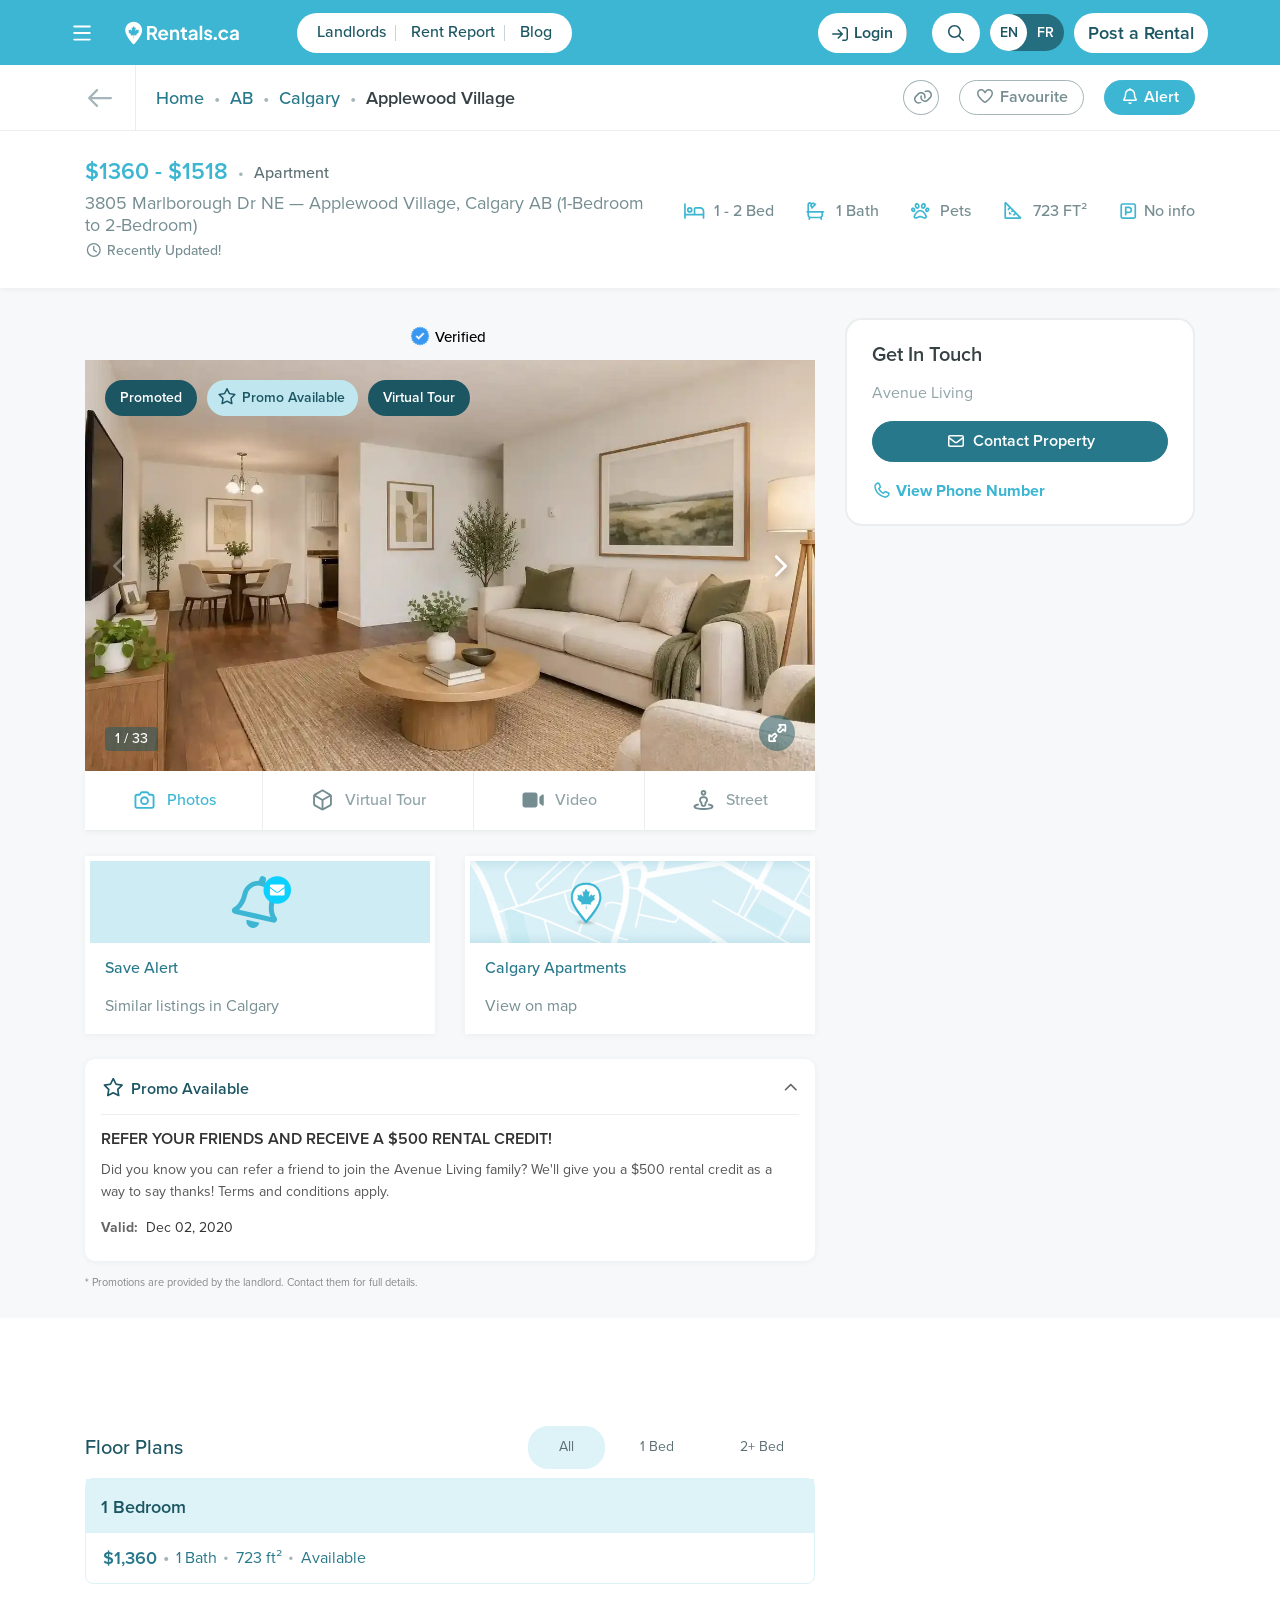
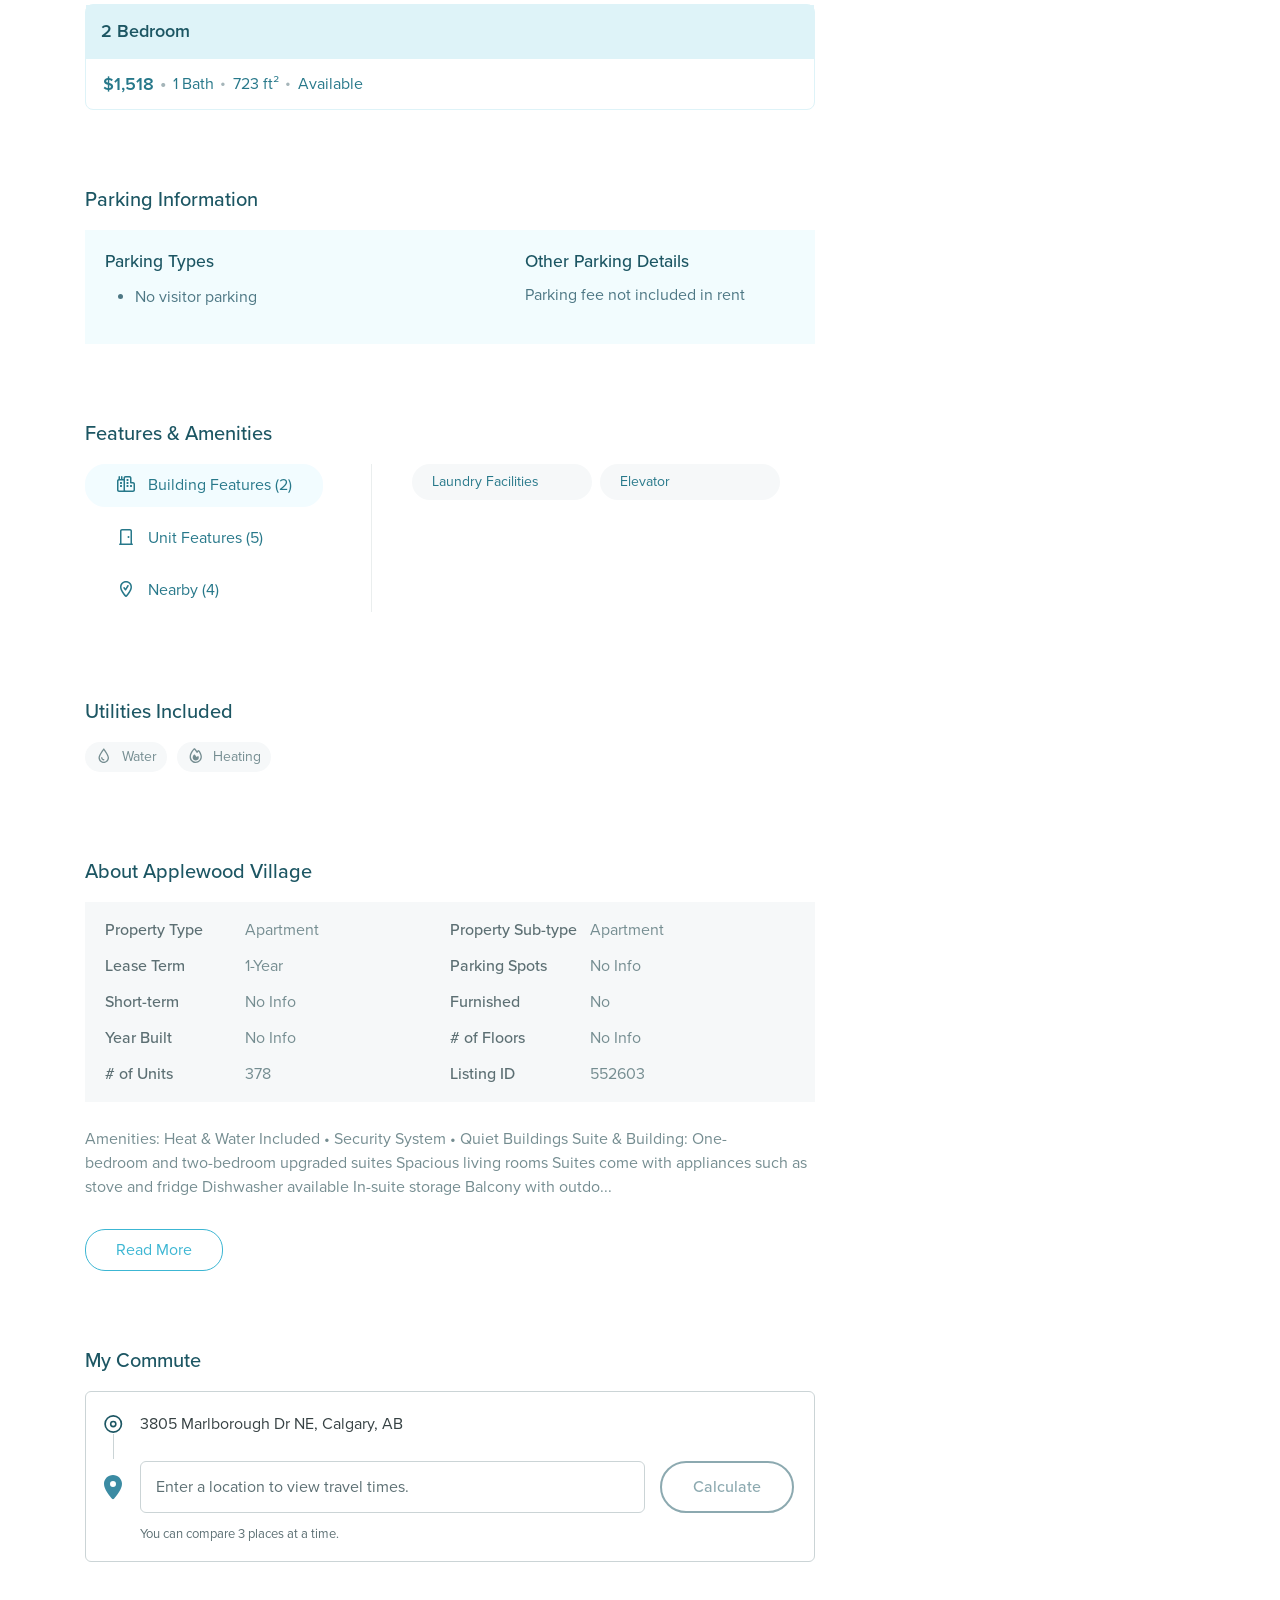
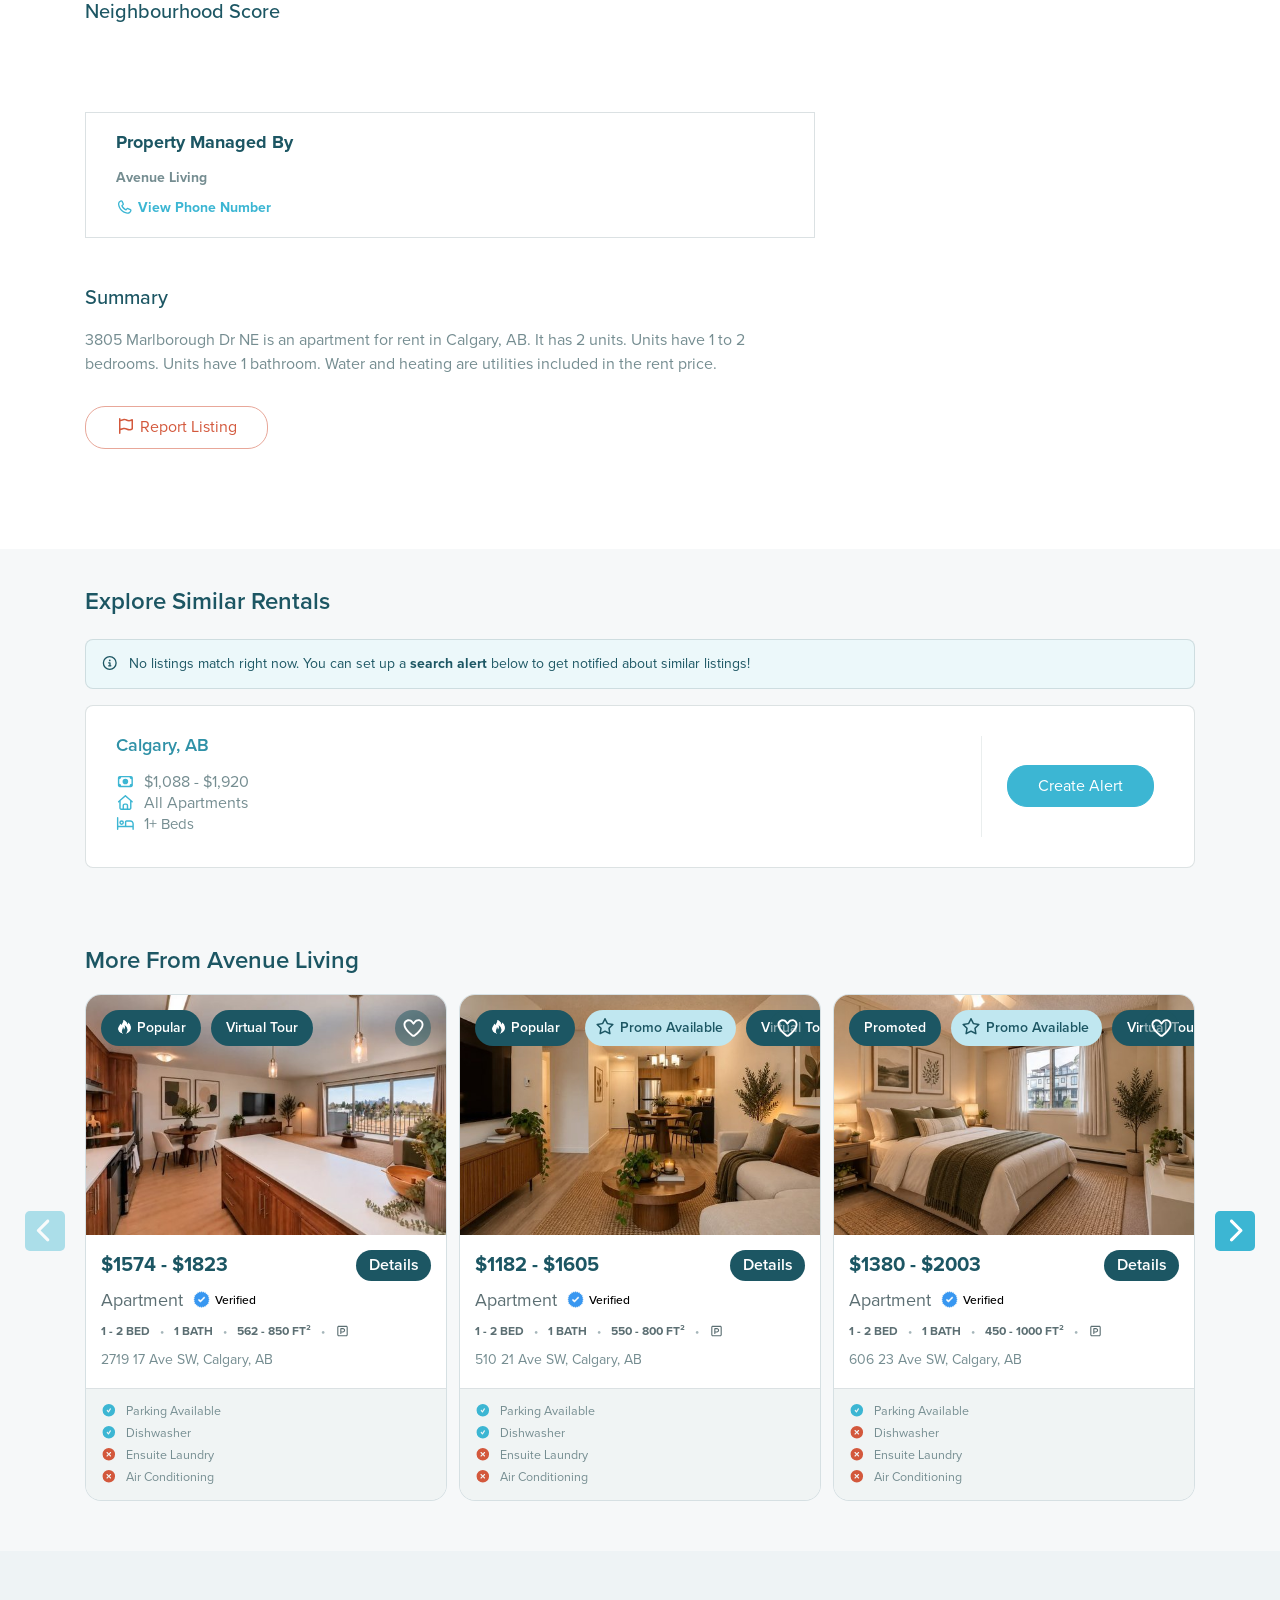
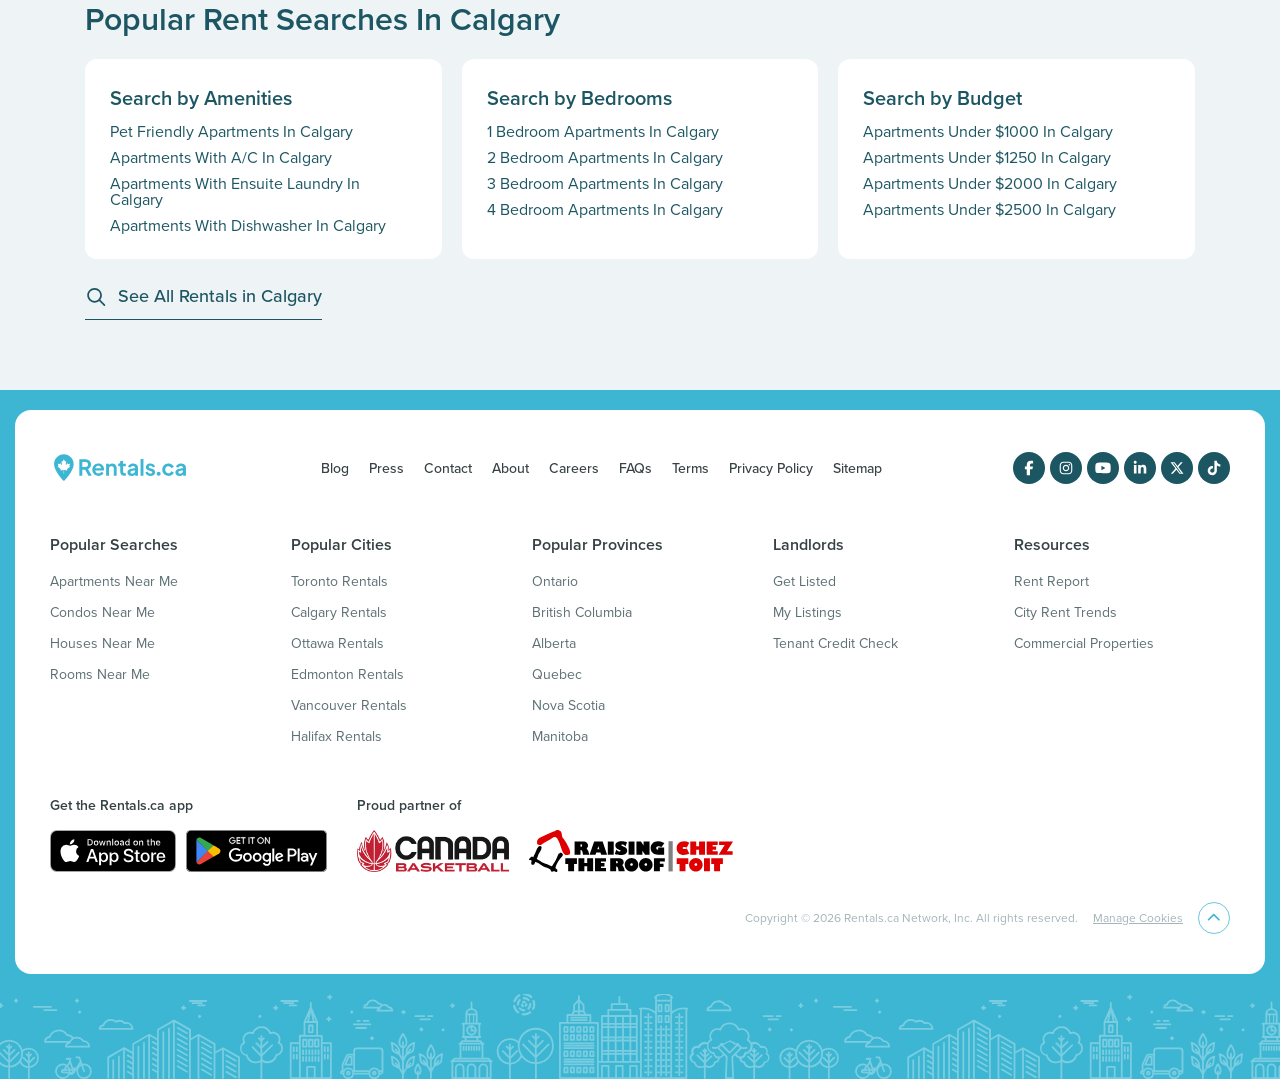
<file: index.html>
<!DOCTYPE html>
<html lang="en" class="js">
<head>
<meta charset="utf-8">
<meta name="viewport" content="width=device-width, initial-scale=1, shrink-to-fit=no">
<title>Applewood Village - 3805 Marlborough Dr NE, Calgary, AB</title>
<meta name="description" content="3805 Marlborough Dr NE is an apartment for rent in Calgary, AB. It is a 1-2 bedroom apartment in the Applewood Village building.">
<link rel="icon" type="image/png" href="assets/img/favicon-32x32.png">
<link rel="stylesheet" href="css/fontawesome.css">
<link rel="stylesheet" href="css/styles.css">
<link rel="stylesheet" href="css/replica.css">
</head>
<body>
<div id="app">
<nav class="navbar-main" data-v-88bad74e=""> <div class="navbar-main__container d-flex justify-content-between" data-v-88bad74e=""><div class="navbar-main__left" data-v-88bad74e=""><button aria-label="trigger navigation side bar" class="navbar-main__toggler btn-material btn-material--primary" data-v-88bad74e=""><svg aria-hidden="true" class="svg-inline--fa fa-bars" data-icon="bars" data-prefix="far" data-v-88bad74e="" role="img" viewbox="0 0 448 512"><path d="M0 88C0 74.7 10.7 64 24 64l400 0c13.3 0 24 10.7 24 24s-10.7 24-24 24L24 112C10.7 112 0 101.3 0 88zM0 256c0-13.3 10.7-24 24-24l400 0c13.3 0 24 10.7 24 24s-10.7 24-24 24L24 280c-13.3 0-24-10.7-24-24zM448 424c0 13.3-10.7 24-24 24L24 448c-13.3 0-24-10.7-24-24s10.7-24 24-24l400 0c13.3 0 24 10.7 24 24z" fill="currentColor"></path></svg></button> <a aria-disabled="false" class="main-logo main-logo--light" data-v-88bad74e="" href="/"><img alt="Rentals.ca" data-v-88bad74e="" height="30" src="assets/img/primary-rentalsca-white.svg" width="140"/></a> <div class="navbar-main__text-items" data-v-88bad74e=""><a class="navbar-main__text-item navbar-main__text-item--landlords d-none d-md-inline" data-v-88bad74e="" href="/landlords">Landlords</a> <a class="navbar-main__text-item navbar-main__text-item--report d-none d-md-inline" data-v-88bad74e="" href="/national-rent-report">Rent Report</a> <a class="navbar-main__text-item navbar-main__text-item--blog d-none d-md-inline" data-v-88bad74e="" href="/blog">Blog</a></div></div> <div class="navbar-main__right" data-v-88bad74e=""><a class="navbar-main__text-item navbar-main__text-item--login d-none d-lg-inline-flex" data-v-88bad74e="" href="/login?redirect-after-login=%2Fcalgary%2F3805-marlborough-dr-ne"><svg class="login-icon" data-v-88bad74e="" viewbox="0 0 512 512" xmlns="http://www.w3.org/2000/svg"><path d="M217 401L345 273c9.4-9.4 9.4-24.6 0-33.9L217 111c-9.4-9.4-24.6-9.4-33.9 0s-9.4 24.6 0 33.9l87 87L24 232c-13.3 0-24 10.7-24 24s10.7 24 24 24l246.1 0-87 87c-9.4 9.4-9.4 24.6 0 33.9s24.6 9.4 33.9 0zM344 80l80 0c22.1 0 40 17.9 40 40l0 272c0 22.1-17.9 40-40 40l-80 0c-13.3 0-24 10.7-24 24s10.7 24 24 24l80 0c48.6 0 88-39.4 88-88l0-272c0-48.6-39.4-88-88-88l-80 0c-13.3 0-24 10.7-24 24s10.7 24 24 24z" data-v-88bad74e=""></path></svg>
          Login</a> <button class="navbar-main__search-btn" data-v-88bad74e=""><svg aria-hidden="true" class="svg-inline--fa fa-magnifying-glass btn-cta__icon" data-icon="magnifying-glass" data-prefix="far" data-v-88bad74e="" role="img" viewbox="0 0 512 512"><path d="M368 208a160 160 0 1 0 -320 0 160 160 0 1 0 320 0zM337.1 371.1C301.7 399.2 256.8 416 208 416 93.1 416 0 322.9 0 208S93.1 0 208 0 416 93.1 416 208c0 48.8-16.8 93.7-44.9 129.1L505 471c9.4 9.4 9.4 24.6 0 33.9s-24.6 9.4-33.9 0L337.1 371.1z" fill="currentColor"></path></svg> <span class="d-md-none" data-v-88bad74e="">Search</span></button> <div class="navbar-main__language-switcher-container d-none d-xl-block" data-v-88bad74e=""><label class="switcher-checkbox-labeled switcher-checkbox-labeled--left-active language-switcher" data-v-88bad74e=""><input type="checkbox"/> <div class="switcher-checkbox-labeled__labels"><span class="switcher-checkbox-labeled__label-left">
      EN
    </span> <span class="switcher-checkbox-labeled__label-right">
      FR
    </span></div></label></div> <a aria-disabled="false" class="d-none d-sm-inline-block navbar-main__post-rental-btn" data-v-88bad74e="" href="/manage/listing">Post a Rental</a></div></div> <div class="navbar-main__search" data-v-88bad74e="" style="display: none;"><div class="container" data-v-88bad74e=""><div class="tabbed-search" data-v-88bad74e=""><div class="search-input" data-v-27c9f8bc=""> <div class="search-input__field-wrapper" data-v-27c9f8bc=""><input class="search-input__field" data-v-27c9f8bc="" placeholder="Search anything — try describing it in plain words" type="text"/> </div> <button aria-busy="false" class="search-input__btn text-unselectable" data-v-27c9f8bc="" style="max-height: 60px;" type="button"><img alt="" aria-hidden="true" class="search-input__btn-icon search-input__btn-icon--ai" data-v-27c9f8bc="" height="16" src="assets/img/ai-search-ico.svg"/> <span class="search-input__btn-label text-unselectable" data-v-27c9f8bc="">Search</span></button></div> </div> <div class="navbar-main__search-close" data-v-88bad74e=""><button class="btn-material btn-material--primary" data-v-88bad74e=""><svg aria-hidden="true" class="svg-inline--fa fa-xmark" data-icon="xmark" data-prefix="far" data-v-88bad74e="" role="img" viewbox="0 0 384 512"><path d="M7.5 105c-9.4-9.4-9.4-24.6 0-33.9s24.6-9.4 33.9 0l151 151 151-151c9.4-9.4 24.6-9.4 33.9 0s9.4 24.6 0 33.9l-151 151 151 151c9.4 9.4 9.4 24.6 0 33.9s-24.6 9.4-33.9 0l-151-151-151 151c-9.4 9.4-24.6 9.4-33.9 0s-9.4-24.6 0-33.9l151-151-151-151z" fill="currentColor"></path></svg></button></div></div></div> <div class="navbar-main__aside" data-v-88bad74e="" style="touch-action: pan-y; user-select: none; -webkit-user-drag: none; -webkit-tap-highlight-color: rgba(0, 0, 0, 0);"><div class="d-flex justify-content-between align-items-center" data-v-88bad74e=""><button aria-label="trigger navigation menu drawer" class="navbar-main__aside-close btn-material btn-material--primary" data-v-88bad74e=""><svg aria-hidden="true" class="svg-inline--fa fa-arrow-left" data-icon="arrow-left" data-prefix="far" data-v-88bad74e="" role="img" viewbox="0 0 512 512"><path d="M7 239c-9.4 9.4-9.4 24.6 0 33.9L175 441c9.4 9.4 24.6 9.4 33.9 0s9.4-24.6 0-33.9L81.9 280 488 280c13.3 0 24-10.7 24-24s-10.7-24-24-24L81.9 232 209 105c9.4-9.4 9.4-24.6 0-33.9s-24.6-9.4-33.9 0L7 239z" fill="currentColor"></path></svg></button> <label class="switcher-checkbox-labeled switcher-checkbox-labeled--left-active language-switcher d-xl-none" data-v-88bad74e=""><input type="checkbox"/> <div class="switcher-checkbox-labeled__labels"><span class="switcher-checkbox-labeled__label-left">
      EN
    </span> <span class="switcher-checkbox-labeled__label-right">
      FR
    </span></div></label></div> <ul class="navbar-main__aside-items-large" data-v-88bad74e=""> <li data-v-88bad74e=""><a data-v-88bad74e="" href="/manage/listing">Post a Rental</a></li> <li data-v-88bad74e=""><a data-v-88bad74e="" href="/login?redirect-after-login=%2Fcalgary%2F3805-marlborough-dr-ne">Login</a></li> <li data-v-88bad74e=""><a data-v-88bad74e="" href="/create-account">Create Account</a></li> <li data-v-88bad74e=""><a data-v-88bad74e="" href="#">Alerts</a></li> <li data-v-88bad74e=""><a data-v-88bad74e="" href="/faq">FAQs</a></li> <li data-v-88bad74e=""><a data-v-88bad74e="" href="/national-rent-report">Monthly Rent Report</a></li> <li data-v-88bad74e=""><a data-v-88bad74e="" href="/market-trends">City Rent Trends</a></li> <li data-v-88bad74e=""><a data-v-88bad74e="" href="/landlords">Landlords</a></li> <li data-v-88bad74e=""><a data-v-88bad74e="" href="/credit-reports">Credit Reports</a></li> <li data-v-88bad74e=""><a data-v-88bad74e="" href="https://www.spacelist.ca/listings/?utm_source=rentals&amp;utm_medium=website&amp;utm_campaign=test" target="_blank">Commercial Properties</a></li> <li data-v-88bad74e=""><a data-v-88bad74e="" href="raising-the-roof/" rel="noopener nofollow" target="_blank">Raising the Roof</a></li> <li data-v-88bad74e=""><a data-v-88bad74e="" href="https://ats.rippling.com/rentsync_careers/jobs" rel="noopener nofollow" target="_blank">Careers</a></li> <li data-v-88bad74e=""><a data-v-88bad74e="" href="/about-us">About</a></li> <li data-v-88bad74e=""><a data-v-88bad74e="" href="/blog">Blog</a></li> </ul> <ul class="navbar-main__aside--sub-items" data-v-88bad74e=""><li data-v-88bad74e=""><a data-v-88bad74e="" href="/contact"><svg aria-hidden="true" class="svg-inline--fa fa-envelope fa-fw" data-icon="envelope" data-prefix="far" data-v-88bad74e="" role="img" viewbox="0 0 512 512"><path d="M61.4 64C27.5 64 0 91.5 0 125.4 0 126.3 0 127.1 .1 128L0 128 0 384c0 35.3 28.7 64 64 64l384 0c35.3 0 64-28.7 64-64l0-256-.1 0c0-.9 .1-1.7 .1-2.6 0-33.9-27.5-61.4-61.4-61.4L61.4 64zM464 192.3L464 384c0 8.8-7.2 16-16 16L64 400c-8.8 0-16-7.2-16-16l0-191.7 154.8 117.4c31.4 23.9 74.9 23.9 106.4 0L464 192.3zM48 125.4C48 118 54 112 61.4 112l389.2 0c7.4 0 13.4 6 13.4 13.4 0 4.2-2 8.2-5.3 10.7L280.2 271.5c-14.3 10.8-34.1 10.8-48.4 0L53.3 136.1c-3.3-2.5-5.3-6.5-5.3-10.7z" fill="currentColor"></path></svg> <span data-v-88bad74e="">Contact us</span></a></li></ul> <ul class="navbar-main__aside--sub-items" data-v-88bad74e=""><li data-v-88bad74e=""><a data-v-88bad74e="" href="https://www.instagram.com/rentals.ca/" rel="noopener nofollow" target="_blank"><svg aria-hidden="true" class="svg-inline--fa fa-instagram fa-fw" data-icon="instagram" data-prefix="fab" data-v-88bad74e="" role="img" viewbox="0 0 448 512"><path d="M224.3 141a115 115 0 1 0 -.6 230 115 115 0 1 0 .6-230zm-.6 40.4a74.6 74.6 0 1 1 .6 149.2 74.6 74.6 0 1 1 -.6-149.2zm93.4-45.1a26.8 26.8 0 1 1 53.6 0 26.8 26.8 0 1 1 -53.6 0zm129.7 27.2c-1.7-35.9-9.9-67.7-36.2-93.9-26.2-26.2-58-34.4-93.9-36.2-37-2.1-147.9-2.1-184.9 0-35.8 1.7-67.6 9.9-93.9 36.1s-34.4 58-36.2 93.9c-2.1 37-2.1 147.9 0 184.9 1.7 35.9 9.9 67.7 36.2 93.9s58 34.4 93.9 36.2c37 2.1 147.9 2.1 184.9 0 35.9-1.7 67.7-9.9 93.9-36.2 26.2-26.2 34.4-58 36.2-93.9 2.1-37 2.1-147.8 0-184.8zM399 388c-7.8 19.6-22.9 34.7-42.6 42.6-29.5 11.7-99.5 9-132.1 9s-102.7 2.6-132.1-9c-19.6-7.8-34.7-22.9-42.6-42.6-11.7-29.5-9-99.5-9-132.1s-2.6-102.7 9-132.1c7.8-19.6 22.9-34.7 42.6-42.6 29.5-11.7 99.5-9 132.1-9s102.7-2.6 132.1 9c19.6 7.8 34.7 22.9 42.6 42.6 11.7 29.5 9 99.5 9 132.1s2.7 102.7-9 132.1z" fill="currentColor"></path></svg> Instagram</a></li> <li data-v-88bad74e=""><a data-v-88bad74e="" href="https://www.facebook.com/rentals.ca" rel="noopener nofollow" target="_blank"><svg aria-hidden="true" class="svg-inline--fa fa-facebook fa-fw" data-icon="facebook" data-prefix="fab" data-v-88bad74e="" role="img" viewbox="0 0 512 512"><path d="M512 256C512 114.6 397.4 0 256 0S0 114.6 0 256C0 376 82.7 476.8 194.2 504.5l0-170.3-52.8 0 0-78.2 52.8 0 0-33.7c0-87.1 39.4-127.5 125-127.5 16.2 0 44.2 3.2 55.7 6.4l0 70.8c-6-.6-16.5-1-29.6-1-42 0-58.2 15.9-58.2 57.2l0 27.8 83.6 0-14.4 78.2-69.3 0 0 175.9C413.8 494.8 512 386.9 512 256z" fill="currentColor"></path></svg> Facebook</a></li> <li data-v-88bad74e=""><a data-v-88bad74e="" href="https://www.youtube.com/channel/UCyKBd5OMx19wYYKlXQrf6og" rel="noopener nofollow" target="_blank"><svg aria-hidden="true" class="svg-inline--fa fa-youtube fa-fw" data-icon="youtube" data-prefix="fab" data-v-88bad74e="" role="img" viewbox="0 0 576 512"><path d="M549.7 124.1C543.5 100.4 524.9 81.8 501.4 75.5 458.9 64 288.1 64 288.1 64S117.3 64 74.7 75.5C51.2 81.8 32.7 100.4 26.4 124.1 15 167 15 256.4 15 256.4s0 89.4 11.4 132.3c6.3 23.6 24.8 41.5 48.3 47.8 42.6 11.5 213.4 11.5 213.4 11.5s170.8 0 213.4-11.5c23.5-6.3 42-24.2 48.3-47.8 11.4-42.9 11.4-132.3 11.4-132.3s0-89.4-11.4-132.3zM232.2 337.6l0-162.4 142.7 81.2-142.7 81.2z" fill="currentColor"></path></svg> Youtube</a></li> <li data-v-88bad74e=""><a data-v-88bad74e="" href="https://www.linkedin.com/company/rentals.ca/" rel="noopener nofollow" target="_blank"><svg aria-hidden="true" class="svg-inline--fa fa-linkedin-in fa-fw" data-icon="linkedin-in" data-prefix="fab" data-v-88bad74e="" role="img" viewbox="0 0 448 512"><path d="M100.3 448l-92.9 0 0-299.1 92.9 0 0 299.1zM53.8 108.1C24.1 108.1 0 83.5 0 53.8 0 39.5 5.7 25.9 15.8 15.8s23.8-15.8 38-15.8 27.9 5.7 38 15.8 15.8 23.8 15.8 38c0 29.7-24.1 54.3-53.8 54.3zM447.9 448l-92.7 0 0-145.6c0-34.7-.7-79.2-48.3-79.2-48.3 0-55.7 37.7-55.7 76.7l0 148.1-92.8 0 0-299.1 89.1 0 0 40.8 1.3 0c12.4-23.5 42.7-48.3 87.9-48.3 94 0 111.3 61.9 111.3 142.3l0 164.3-.1 0z" fill="currentColor"></path></svg> LinkedIn</a></li> <li data-v-88bad74e=""><a data-v-88bad74e="" href="https://twitter.com/rentalsdotca?lang=en" rel="noopener nofollow" target="_blank"><svg aria-hidden="true" class="svg-inline--fa fa-x-twitter fa-fw" data-icon="x-twitter" data-prefix="fab" data-v-88bad74e="" role="img" viewbox="0 0 448 512"><path d="M357.2 48L427.8 48 273.6 224.2 455 464 313 464 201.7 318.6 74.5 464 3.8 464 168.7 275.5-5.2 48 140.4 48 240.9 180.9 357.2 48zM332.4 421.8l39.1 0-252.4-333.8-42 0 255.3 333.8z" fill="currentColor"></path></svg>
            X
          </a></li> <li data-v-88bad74e=""><a data-v-88bad74e="" href="https://www.tiktok.com/@rentals.ca" rel="noopener nofollow" target="_blank"><svg aria-hidden="true" class="svg-inline--fa fa-tiktok fa-fw" data-icon="tiktok" data-prefix="fab" data-v-88bad74e="" role="img" viewbox="0 0 448 512"><path d="M448.5 209.9c-44 .1-87-13.6-122.8-39.2l0 178.7c0 33.1-10.1 65.4-29 92.6s-45.6 48-76.6 59.6-64.8 13.5-96.9 5.3-60.9-25.9-82.7-50.8-35.3-56-39-88.9 2.9-66.1 18.6-95.2 40-52.7 69.6-67.7 62.9-20.5 95.7-16l0 89.9c-15-4.7-31.1-4.6-46 .4s-27.9 14.6-37 27.3-14 28.1-13.9 43.9 5.2 31 14.5 43.7 22.4 22.1 37.4 26.9 31.1 4.8 46-.1 28-14.4 37.2-27.1 14.2-28.1 14.2-43.8l0-349.4 88 0c-.1 7.4 .6 14.9 1.9 22.2 3.1 16.3 9.4 31.9 18.7 45.7s21.3 25.6 35.2 34.6c19.9 13.1 43.2 20.1 67 20.1l0 87.4z" fill="currentColor"></path></svg> TikTok</a></li></ul></div> </nav>
<div class="page-listing-details page-listing-details--rentsync"><nav class="navbar-listing-details" data-js-only=""><div class="container"><ul class="navbar-listing-details__items"><li class="d-lg-flex navbar-listing-details__items__back-btn"><button class="back-button" type="button"><svg aria-hidden="true" class="svg-inline--fa fa-arrow-left" data-icon="arrow-left" data-prefix="far" role="img" viewbox="0 0 512 512"><path d="M7 239c-9.4 9.4-9.4 24.6 0 33.9L175 441c9.4 9.4 24.6 9.4 33.9 0s9.4-24.6 0-33.9L81.9 280 488 280c13.3 0 24-10.7 24-24s-10.7-24-24-24L81.9 232 209 105c9.4-9.4 9.4-24.6 0-33.9s-24.6-9.4-33.9 0L7 239z" fill="currentColor"></path></svg></button></li> <li class="flex-grow-1 d-none d-lg-flex"><ol class="breadcrumb breadcrumb--free-on-container" itemscope="" itemtype="http://schema.org/BreadcrumbList"><li class="breadcrumb__item" itemprop="itemListElement" itemscope="" itemtype="http://schema.org/ListItem"><a href="/" itemprop="item"><span itemprop="name">Home</span> <meta content="1" itemprop="position"/></a></li><li class="breadcrumb__item" itemprop="itemListElement" itemscope="" itemtype="http://schema.org/ListItem"><a href="/alberta" itemprop="item" title="Alberta"><span itemprop="name">AB</span> <meta content="2" itemprop="position"/></a></li><li class="breadcrumb__item" itemprop="itemListElement" itemscope="" itemtype="http://schema.org/ListItem"><a href="/calgary" itemprop="item" title="Calgary Rentals"><span itemprop="name">Calgary</span> <meta content="3" itemprop="position"/></a></li><li class="breadcrumb__item--active breadcrumb__item" itemprop="itemListElement" itemscope="" itemtype="http://schema.org/ListItem"><span itemprop="name">Applewood Village</span> <meta content="4" itemprop="position"/></li></ol></li> <li class="navbar-listing-details__item-menu-group-right navbar-listing-details__copy-url"><span border="true" class="copy-listing-url-btn"><a class="copy-listing-url-btn__trigger" title="Copy Listing URL to Clipboard"><svg aria-hidden="true" class="svg-inline--fa fa-link copy-listing-url-btn--icon-copy" data-icon="link" data-prefix="far" role="img" viewbox="0 0 576 512"><path d="M427.5 88c-21.4 0-42.2 6.9-59.3 19.4-11.4-11.7-24.4-22.1-38.4-30.7 27-23.6 61.7-36.7 97.7-36.7 82 0 148.5 66.5 148.5 148.5 0 39.4-15.6 77.1-43.5 105l-79.1 79.1c-27.8 27.8-65.6 43.5-105 43.5-82 0-148.5-66.5-148.5-148.5 0-17.9 3.2-35.5 9.4-51.9 4.6-12.4 18.5-18.7 30.9-14.1S259 220 254.4 232.4c-4.2 11.1-6.4 23-6.4 35.2 0 55.5 45 100.5 100.5 100.5 26.6 0 52.2-10.6 71-29.4l79.1-79.1C517.4 240.6 528 215.1 528 188.5 528 133 483 88 427.5 88zm-200 56c-26.6 0-52.2 10.6-71 29.4L77.4 252.5c-18.8 18.8-29.4 44.4-29.4 71 0 55.5 45 100.5 100.5 100.5 21.4 0 42.2-6.9 59.3-19.4 11.4 11.8 24.4 22.1 38.4 30.7-27 23.6-61.7 36.7-97.7 36.7-82 0-148.5-66.5-148.5-148.5 0-39.4 15.6-77.1 43.5-105l79.1-79.1c27.8-27.8 65.6-43.5 105-43.5 82 0 148.5 66.5 148.5 148.5 0 17.9-3.2 35.5-9.4 51.9-4.6 12.4-18.5 18.7-30.9 14.1S317 292 321.6 279.6c4.2-11.1 6.4-23 6.4-35.1 0-55.5-45-100.5-100.5-100.5z" fill="currentColor"></path></svg> <svg aria-hidden="true" class="svg-inline--fa fa-check copy-listing-url-btn--icon-copied" data-icon="check" data-prefix="far" role="img" viewbox="0 0 448 512"><path d="M438 68.5c10.8 7.7 13.2 22.7 5.5 33.5l-264 368c-4.1 5.7-10.5 9.4-17.5 9.9S148 478 143 473L7 337c-9.4-9.4-9.4-24.6 0-33.9s24.6-9.4 33.9 0L157 419 404.5 74c7.7-10.8 22.7-13.2 33.5-5.5z" fill="currentColor"></path></svg> </a></span></li> <li class="navbar-listing-details__item-menu-group-right"><button aria-label="add property to favourites" class="favourite btn-cta btn-cta--denary"><span class="fa-stack"><svg aria-hidden="true" class="svg-inline--fa fa-heart fa-stack-1x favourite__icon-full" data-icon="heart" data-prefix="fas" role="img" viewbox="0 0 512 512"><path d="M241 87.1l15 20.7 15-20.7C296 52.5 336.2 32 378.9 32 452.4 32 512 91.6 512 165.1l0 2.6c0 112.2-139.9 242.5-212.9 298.2-12.4 9.4-27.6 14.1-43.1 14.1s-30.8-4.6-43.1-14.1C139.9 410.2 0 279.9 0 167.7l0-2.6C0 91.6 59.6 32 133.1 32 175.8 32 216 52.5 241 87.1z" fill="currentColor"></path></svg> <svg aria-hidden="true" class="svg-inline--fa fa-heart fa-stack-1x favourite__icon-border" data-icon="heart" data-prefix="far" role="img" viewbox="0 0 512 512"><path d="M378.9 80c-27.3 0-53 13.1-69 35.2l-34.4 47.6c-4.5 6.2-11.7 9.9-19.4 9.9s-14.9-3.7-19.4-9.9l-34.4-47.6c-16-22.1-41.7-35.2-69-35.2-47 0-85.1 38.1-85.1 85.1 0 49.9 32 98.4 68.1 142.3 41.1 50 91.4 94 125.9 120.3 3.2 2.4 7.9 4.2 14 4.2s10.8-1.8 14-4.2c34.5-26.3 84.8-70.4 125.9-120.3 36.2-43.9 68.1-92.4 68.1-142.3 0-47-38.1-85.1-85.1-85.1zM271 87.1c25-34.6 65.2-55.1 107.9-55.1 73.5 0 133.1 59.6 133.1 133.1 0 68.6-42.9 128.9-79.1 172.8-44.1 53.6-97.3 100.1-133.8 127.9-12.3 9.4-27.5 14.1-43.1 14.1s-30.8-4.7-43.1-14.1C176.4 438 123.2 391.5 79.1 338 42.9 294.1 0 233.7 0 165.1 0 91.6 59.6 32 133.1 32 175.8 32 216 52.5 241 87.1l15 20.7 15-20.7z" fill="currentColor"></path></svg></span> <span class="favourite__label">Favourite</span></button></li> <li class="navbar-listing-details__item-menu-group-right mr-lg-0"><div class="saved-search-from-listing"><button class="btn-cta btn-cta--primary" type="button"><span><svg aria-hidden="true" class="svg-inline--fa fa-bell fa-fw" data-icon="bell" data-prefix="far" role="img" viewbox="0 0 448 512"><path d="M224 0c-13.3 0-24 10.7-24 24l0 9.7C118.6 45.3 56 115.4 56 200l0 14.5c0 37.7-10 74.7-29 107.3L5.1 359.2C1.8 365 0 371.5 0 378.2 0 399.1 16.9 416 37.8 416l372.4 0c20.9 0 37.8-16.9 37.8-37.8 0-6.7-1.8-13.3-5.1-19L421 321.7c-19-32.6-29-69.6-29-107.3l0-14.5c0-84.6-62.6-154.7-144-166.3l0-9.7c0-13.3-10.7-24-24-24zM392.4 368l-336.9 0 12.9-22.1C91.7 306 104 260.6 104 214.5l0-14.5c0-66.3 53.7-120 120-120s120 53.7 120 120l0 14.5c0 46.2 12.3 91.5 35.5 131.4L392.4 368zM156.1 464c9.9 28 36.6 48 67.9 48s58-20 67.9-48l-135.8 0z" fill="currentColor"></path></svg></span> <span class="saved-search-from-listing__label">Alert</span></button></div></li></ul></div></nav> <nav class="navbar-listing-details-bottom d-lg-none" data-js-only=""><a class="btn-cta btn-cta--nineteen btn-cta--contact btn-cta--semi-tall" href="#"><svg aria-hidden="true" class="svg-inline--fa fa-envelope" data-icon="envelope" data-prefix="far" role="img" viewbox="0 0 512 512"><path d="M61.4 64C27.5 64 0 91.5 0 125.4 0 126.3 0 127.1 .1 128L0 128 0 384c0 35.3 28.7 64 64 64l384 0c35.3 0 64-28.7 64-64l0-256-.1 0c0-.9 .1-1.7 .1-2.6 0-33.9-27.5-61.4-61.4-61.4L61.4 64zM464 192.3L464 384c0 8.8-7.2 16-16 16L64 400c-8.8 0-16-7.2-16-16l0-191.7 154.8 117.4c31.4 23.9 74.9 23.9 106.4 0L464 192.3zM48 125.4C48 118 54 112 61.4 112l389.2 0c7.4 0 13.4 6 13.4 13.4 0 4.2-2 8.2-5.3 10.7L280.2 271.5c-14.3 10.8-34.1 10.8-48.4 0L53.3 136.1c-3.3-2.5-5.3-6.5-5.3-10.7z" fill="currentColor"></path></svg> <span class="d-none d-md-block">Contact Property</span> <span class="d-md-none">Contact</span></a> <a class="btn-cta btn-cta--thirteen btn-cta--thirteen--salient btn-cta--call btn-cta--semi-tall" data-v-a352054c="" href="tel:(825) 425-2719"><svg aria-hidden="true" class="svg-inline--fa fa-phone" data-icon="phone" data-prefix="far" data-v-a352054c="" role="img" viewbox="0 0 512 512"><path d="M112.8 10.9c27.3-9.1 57 3.9 68.9 30l39.7 87.3c10.6 23.4 4 51-16 67.1l-24.2 19.3c25.5 50 65.5 91.4 114.4 118.8l21.2-26.6c16.1-20.1 43.7-26.7 67.1-16l87.3 39.7c26.2 11.9 39.1 41.6 30 68.9-20.7 62.3-83.7 116.2-160.9 102.6-173.7-30.6-299.6-156.5-330.2-330.2-13.6-77.2 40.4-140.1 102.6-160.9zm25.2 49.9c-1.7-3.8-6-5.7-10-4.4-45.2 15.1-79.1 58.6-70.5 107 27.1 153.8 137.4 264.2 291.2 291.3 48.4 8.5 91.9-25.3 107-70.5 1.3-4-.6-8.3-4.4-10L364 334.4c-3.4-1.5-7.4-.6-9.7 2.3l-33.5 41.9c-7 8.7-19 11.5-29 6.7-72.5-34.4-130.5-94.3-162.4-168.2-4.3-9.9-1.4-21.5 7-28.2l38.9-31.1c2.9-2.3 3.9-6.3 2.3-9.7L137.9 60.7z" fill="currentColor"></path></svg> <span class="d-none d-md-block" data-v-a352054c=""><span data-v-a352054c="">Call Property</span></span> <span class="d-md-none" data-v-a352054c=""><span data-v-a352054c="">Call</span></span></a> </nav> <div class="page-listing-details__card-bar d-none d-sm-block" data-js-only=""><div class="container"><div class="row"><div class="col-12"><div class="listing-card-bar listing-card-bar--stacked-badges"><div class="listing-card-bar__block-primary"><ul class="listing-card-bar__descriptor"><li>$1360 - $1518 </li> <li>apartment</li></ul> <h1 class="listing-card-bar__address">3805 Marlborough Dr NE — Applewood Village, Calgary AB (1-Bedroom to 2-Bedroom)</h1> <p class="listing-card-bar__time"><svg aria-hidden="true" class="svg-inline--fa fa-clock" data-icon="clock" data-prefix="far" role="img" viewbox="0 0 512 512"><path d="M464 256a208 208 0 1 1 -416 0 208 208 0 1 1 416 0zM0 256a256 256 0 1 0 512 0 256 256 0 1 0 -512 0zM232 120l0 136c0 8 4 15.5 10.7 20l96 64c11 7.4 25.9 4.4 33.3-6.7s4.4-25.9-6.7-33.3L280 243.2 280 120c0-13.3-10.7-24-24-24s-24 10.7-24 24z" fill="currentColor"></path></svg> Recently Updated!</p></div> <div class="listing-card-bar__block-secondary"><ul class="listing-card-bar__features"><li><svg aria-hidden="true" class="svg-inline--fa fa-bed fa-fw" data-icon="bed" data-prefix="far" role="img" viewbox="0 0 576 512"><path d="M48 56c0-13.3-10.7-24-24-24S0 42.7 0 56L0 456c0 13.3 10.7 24 24 24s24-10.7 24-24l0-72 480 0 0 72c0 13.3 10.7 24 24 24s24-10.7 24-24l0-192c0-66.3-53.7-120-120-120l-128 0c-30.9 0-56 25.1-56 56l0 136-224 0 0-280zM528 264l0 72-208 0 0-136c0-4.4 3.6-8 8-8l128 0c39.8 0 72 32.2 72 72zM128 224a32 32 0 1 1 64 0 32 32 0 1 1 -64 0zm112 0a80 80 0 1 0 -160 0 80 80 0 1 0 160 0z" fill="currentColor"></path></svg> 1 - 2 <span>Bed</span></li> <li><svg aria-hidden="true" class="svg-inline--fa fa-bath fa-fw" data-icon="bath" data-prefix="far" role="img" viewbox="0 0 512 512"><path d="M80 69.3c0-11.7 9.5-21.3 21.3-21.3 5.6 0 11 2.2 15 6.2l4.8 4.8c-5.8 11.1-9.1 23.7-9.1 37 0 23.9 10.5 45.4 27.2 60.1-5.3 9.2-4 21.1 3.9 28.9 9.4 9.4 24.6 9.4 33.9 0L281 81c9.4-9.4 9.4-24.6 0-33.9-7.8-7.8-19.7-9.1-28.9-3.9-14.7-16.7-36.1-27.2-60.1-27.2-13.4 0-25.9 3.3-37 9.1l-4.8-4.8C137.2 7.3 119.6 0 101.3 0 63 0 32 31 32 69.3l0 186.7-8 0c-13.3 0-24 10.7-24 24s10.7 24 24 24l8 0 0 64c0 28.4 12.4 54 32 71.6L64 488c0 13.3 10.7 24 24 24s24-10.7 24-24l0-25.3c5.2 .9 10.5 1.3 16 1.3l256 0c5.5 0 10.8-.5 16-1.3l0 25.3c0 13.3 10.7 24 24 24s24-10.7 24-24l0-48.4c19.6-17.6 32-43.1 32-71.6l0-64 8 0c13.3 0 24-10.7 24-24s-10.7-24-24-24L80 256 80 69.3zm137.5 7.3l-44.8 44.8c-7.7-5.8-12.6-15.1-12.6-25.5 0-17.7 14.3-32 32-32 10.4 0 19.6 4.9 25.5 12.6zM80 304l352 0 0 64c0 26.5-21.5 48-48 48l-256 0c-26.5 0-48-21.5-48-48l0-64z" fill="currentColor"></path></svg> 1 <span>Bath</span></li> <li><svg aria-hidden="true" class="svg-inline--fa fa-paw fa-fw" data-icon="paw" data-prefix="far" role="img" viewbox="0 0 576 512"><path d="M288 224c41.2 0 134.3 28.4 186.7 169 3.7 9.9 5.3 20.4 5.3 31l-.3 5.7c-2.7 26.4-23.7 47.4-50.1 50.1l-5.7 .3-3.4 0-6.2-.3c-6.2-.6-12.2-2.1-18-4.4l0 0-72.7-29.1 0 0c-22.9-9.1-48.4-9.1-71.3 0l-72.7 29.1c-5.8 2.3-11.8 3.8-18 4.4l-6.2 .3-3.4 0-5.7-.3C120 477 99 456.1 96.3 429.7l-.3-5.7c0-10.5 1.6-21.1 5.3-31 52.4-140.6 145.4-169 186.7-169zm0 48c-20 0-91.5 14.5-137.4 126.6l-4.3 11.2c-1.4 3.7-2.3 8.5-2.3 14.2 0 4.4 3.6 8.1 8.1 8.1l3.4 0c2.2 0 4.3-.4 6.3-1.2l72.7-29.1c34.3-13.7 72.6-13.7 106.9 0l72.7 29.1c2 .8 4.2 1.2 6.3 1.2l3.4 0c4.4 0 8-3.6 8.1-8.1 0-4.3-.5-8-1.3-11.2l-.9-3C384.1 287.4 308.6 272 288 272zM52 160.9c16.5-9.1 35-7.9 50.2-1.8 15.2 6.2 28.8 18 38 33.2s13.3 32.7 11.2 49.1c-2.1 16.5-10.7 33-27.5 42.2-16.5 9.1-35 7.9-50.2 1.8-15.2-6.2-28.8-18-38-33.2s-13.3-32.7-11.2-49.1c2.1-16.5 10.7-33 27.5-42.2zm421.8-1.8c15.2-6.2 33.7-7.4 50.2 1.8 16.7 9.2 25.4 25.7 27.5 42.2 2.1 16.4-2 33.8-11.2 49.1s-22.8 27-38 33.2c-15.2 6.2-33.7 7.4-50.2-1.8-16.7-9.2-25.4-25.7-27.5-42.2-2.1-16.4 2-33.8 11.3-49.1s22.8-27 38-33.2zM84.1 203.6c-5.1-2.1-7.9-1.2-8.9-.7-.8 .4-2.5 1.8-3 6.2-.6 4.5 .4 11.2 4.7 18.3s10 11.6 15.1 13.6c5.1 2.1 7.9 1.2 8.9 .7 .8-.4 2.5-1.8 3-6.2 .6-4.5-.4-11.2-4.7-18.2s-10-11.6-15.1-13.6zm416.7-.7c-1-.5-3.8-1.4-8.9 .7-5.1 2.1-10.8 6.6-15.1 13.6-4.2 7-5.3 13.7-4.7 18.2 .6 4.4 2.3 5.7 3 6.2 1 .5 3.8 1.4 8.9-.7 5.1-2.1 10.8-6.6 15.1-13.6 4.2-7 5.3-13.7 4.7-18.3-.6-4.4-2.3-5.7-3-6.2zM173.1 30.9c20.9-6.8 41.8-1.2 57.9 10s28.8 28.6 35.7 49.1 7.1 42.1 .8 60.7c-6.3 18.6-19.7 35.5-40.6 42.4-20.9 6.8-41.8 1.2-57.9-10s-28.8-28.6-35.7-49.1-7.1-42.1-.8-60.7c6.3-18.6 19.7-35.5 40.6-42.4zM345 40.9c16.1-11.2 37-16.8 57.9-10 20.9 6.8 34.3 23.8 40.6 42.4 6.2 18.6 6 40.1-.8 60.7s-19.6 37.9-35.7 49.1-37 16.8-57.9 10c-20.9-6.8-34.3-23.8-40.6-42.4-6.2-18.5-6-40.1 .8-60.7S328.9 52.1 345 40.9zM188 76.6c-3.3 1.1-7.5 4.4-10.1 12.1-2.6 7.7-3 18.5 .9 30.2s10.7 20.1 17.5 24.8 12.2 4.9 15.6 3.8c3.3-1.1 7.5-4.4 10.1-12.1 2.6-7.7 3-18.5-.9-30.2s-10.7-20.1-17.5-24.8-12.2-4.9-15.6-3.8zm199.9 0c-3.4-1.1-8.8-.9-15.6 3.8s-13.6 13.2-17.5 24.8-3.5 22.4-.9 30.2c2.6 7.7 6.7 11 10.1 12.1 3.4 1.1 8.8 .9 15.6-3.8s13.6-13.2 17.5-24.8c3.9-11.6 3.5-22.4 .9-30.2-2.6-7.7-6.7-11-10.1-12.1z" fill="currentColor"></path></svg> <span>Pets</span></li> <li><svg aria-hidden="true" class="svg-inline--fa fa-ruler-triangle fa-fw" data-icon="ruler-triangle" data-prefix="far" role="img" viewbox="0 0 512 512"><path d="M80 70.6L163.7 154.3 127 191c-9.4 9.4-9.4 24.6 0 33.9s24.6 9.4 33.9 0l36.7-36.7 46.1 46.1-12.7 12.7c-9.4 9.4-9.4 24.6 0 33.9s24.6 9.4 33.9 0l12.7-12.7 46.1 46.1-36.7 36.7c-9.4 9.4-9.4 24.6 0 33.9s24.6 9.4 33.9 0l36.7-36.7 83.7 83.7-361.4 0 0-361.4zM86.6 9.4C77.5 .2 63.7-2.5 51.8 2.4S32 19.1 32 32l0 416c0 17.7 14.3 32 32 32l416 0c12.9 0 24.6-7.8 29.6-19.8s2.2-25.7-6.9-34.9L86.6 9.4zM168.2 272c-3-3-8.2-.9-8.2 3.4l0 68.6c0 4.4 3.6 8 8 8l68.6 0c4.3 0 6.4-5.2 3.4-8.2L168.2 272z" fill="currentColor"></path></svg> 723 <span>FT²</span></li> <li class="listing-card-bar__features--selectable"><svg aria-hidden="true" class="svg-inline--fa fa-square-parking fa-fw" data-icon="square-parking" data-prefix="far" role="img" viewbox="0 0 448 512"><path d="M64 80c-8.8 0-16 7.2-16 16l0 320c0 8.8 7.2 16 16 16l320 0c8.8 0 16-7.2 16-16l0-320c0-8.8-7.2-16-16-16L64 80zM0 96C0 60.7 28.7 32 64 32l320 0c35.3 0 64 28.7 64 64l0 320c0 35.3-28.7 64-64 64L64 480c-35.3 0-64-28.7-64-64L0 96zM176 272l64 0c26.5 0 48-21.5 48-48s-21.5-48-48-48l-64 0 0 96zm64 48l-64 0 0 40c0 13.3-10.7 24-24 24s-24-10.7-24-24l0-200c0-17.7 14.3-32 32-32l80 0c53 0 96 43 96 96s-43 96-96 96z" fill="currentColor"></path></svg><span>No info</span></li></ul></div></div></div></div></div></div> <div class="page-listing-details__container" data-js-only=""><div class="page-listing-details__contact-sticky d-none d-lg-block"><div class="container"><div class="row"><div class="col-4 ml-auto mt-3"><div class="get-in-touch-card" data-v-2797390e=""><h3 class="get-in-touch-card__title" data-v-2797390e="">Get In Touch</h3> <p class="get-in-touch-card__company" data-v-2797390e="">Avenue Living</p> <div class="get-in-touch-card__actions" data-v-2797390e=""><button class="btn-cta btn-cta--fifteen btn-cta--tall btn-cta--w-100" data-v-2797390e=""><svg aria-hidden="true" class="svg-inline--fa fa-envelope btn-cta__icon" data-icon="envelope" data-prefix="far" data-v-2797390e="" role="img" viewbox="0 0 512 512"><path d="M61.4 64C27.5 64 0 91.5 0 125.4 0 126.3 0 127.1 .1 128L0 128 0 384c0 35.3 28.7 64 64 64l384 0c35.3 0 64-28.7 64-64l0-256-.1 0c0-.9 .1-1.7 .1-2.6 0-33.9-27.5-61.4-61.4-61.4L61.4 64zM464 192.3L464 384c0 8.8-7.2 16-16 16L64 400c-8.8 0-16-7.2-16-16l0-191.7 154.8 117.4c31.4 23.9 74.9 23.9 106.4 0L464 192.3zM48 125.4C48 118 54 112 61.4 112l389.2 0c7.4 0 13.4 6 13.4 13.4 0 4.2-2 8.2-5.3 10.7L280.2 271.5c-14.3 10.8-34.1 10.8-48.4 0L53.3 136.1c-3.3-2.5-5.3-6.5-5.3-10.7z" fill="currentColor"></path></svg> <span data-v-2797390e="">Contact Property</span></button> <div class="listing-lead-phone mt-1" data-v-2797390e=""><h4><a href="#"><svg aria-hidden="true" class="svg-inline--fa fa-phone" data-icon="phone" data-prefix="far" role="img" viewbox="0 0 512 512"><path d="M112.8 10.9c27.3-9.1 57 3.9 68.9 30l39.7 87.3c10.6 23.4 4 51-16 67.1l-24.2 19.3c25.5 50 65.5 91.4 114.4 118.8l21.2-26.6c16.1-20.1 43.7-26.7 67.1-16l87.3 39.7c26.2 11.9 39.1 41.6 30 68.9-20.7 62.3-83.7 116.2-160.9 102.6-173.7-30.6-299.6-156.5-330.2-330.2-13.6-77.2 40.4-140.1 102.6-160.9zm25.2 49.9c-1.7-3.8-6-5.7-10-4.4-45.2 15.1-79.1 58.6-70.5 107 27.1 153.8 137.4 264.2 291.2 291.3 48.4 8.5 91.9-25.3 107-70.5 1.3-4-.6-8.3-4.4-10L364 334.4c-3.4-1.5-7.4-.6-9.7 2.3l-33.5 41.9c-7 8.7-19 11.5-29 6.7-72.5-34.4-130.5-94.3-162.4-168.2-4.3-9.9-1.4-21.5 7-28.2l38.9-31.1c2.9-2.3 3.9-6.3 2.3-9.7L137.9 60.7z" fill="currentColor"></path></svg> <span>View Phone Number</span></a></h4></div></div></div></div></div></div></div> <div class="page-listing-details__container-top" data-js-only=""><div class="container"><div class="row my-2 d-none d-sm-flex text-center"><div class="col-lg-8"><div class="label verified-badge text-unselectable verified-badge--clear"><img alt="Verified property" height="20" src="assets/img/badge-verified.jpg" width="20"/> <span class="verified-badge__text verified-badge__text--large">Verified</span> </div> </div></div> <div class="row"><div class="col-lg-8"><div class="listing-tabbed-media"><div class="listing-tabbed-media__tabs"><div class="listing-tabbed-media__tab" role="tabpanel" style=""><div class="listing-tabbed-media__carousel-badges"><div class="listing-level-badge"><span class="label label--senary label--sm text-unselectable"> <span>Promoted</span></span> </div> <span class="label label--promotion label--sm promotion-badge promotion-badge--other" style="cursor: pointer;"><svg aria-hidden="true" class="svg-inline--fa fa-star" data-icon="star" data-prefix="far" role="img" viewbox="0 0 576 512"><path d="M288.1-32c9 0 17.3 5.1 21.4 13.1L383 125.3 542.9 150.7c8.9 1.4 16.3 7.7 19.1 16.3s.5 18-5.8 24.4L441.7 305.9 467 465.8c1.4 8.9-2.3 17.9-9.6 23.2s-17 6.1-25 2L288.1 417.6 143.8 491c-8 4.1-17.7 3.3-25-2s-11-14.2-9.6-23.2L134.4 305.9 20 191.4c-6.4-6.4-8.6-15.8-5.8-24.4s10.1-14.9 19.1-16.3l159.9-25.4 73.6-144.2c4.1-8 12.4-13.1 21.4-13.1zm0 76.8L230.3 158c-3.5 6.8-10 11.6-17.6 12.8l-125.5 20 89.8 89.9c5.4 5.4 7.9 13.1 6.7 20.7l-19.8 125.5 113.3-57.6c6.8-3.5 14.9-3.5 21.8 0l113.3 57.6-19.8-125.5c-1.2-7.6 1.3-15.3 6.7-20.7l89.8-89.9-125.5-20c-7.6-1.2-14.1-6-17.6-12.8L288.1 44.8z" fill="currentColor"></path></svg> <span class="promotion-badge__label">Promo Available</span> </span> <a class="label label--senary label--sm" href="#">Virtual Tour</a> </div> <div class="carousel swiper" data-v-9e4ded3d=""><div class="swiper-wrapper" data-v-9e4ded3d=""><div class="carousel--img-landscape swiper-slide" data-v-9e4ded3d="" style="touch-action: pan-y; user-select: none; -webkit-user-drag: none; -webkit-tap-highlight-color: rgba(0, 0, 0, 0);"><img alt="Living room with beige sofa, wooden coffee table, dining table with chairs, and floor lamp." data-v-9e4ded3d="" decoding="async" fetchpriority="auto" height="225" loading="lazy" sizes="(min-width: 1180px) 355px, (min-width: 768px) 50vw, 100vw" src="assets/img/photos/photo-01.jpg" title="Living room with beige sofa, wooden coffee table, dining table with chairs, and floor lamp." width="400"/> </div><div class="carousel--img-landscape swiper-slide" data-v-9e4ded3d=""><img alt="Dining area with round wooden table, four white chairs, green plant, wall art, and kitchen in background." data-v-9e4ded3d="" decoding="async" fetchpriority="auto" height="225" loading="lazy" sizes="(min-width: 1180px) 355px, (min-width: 768px) 50vw, 100vw" src="assets/img/photos/photo-02.jpg" title="Dining area with round wooden table, four white chairs, green plant, wall art, and kitchen in background." width="400"/> </div><div class="carousel--img-landscape swiper-slide" data-v-9e4ded3d=""><img alt="Kitchen with electric stove, refrigerator, white cabinets, and a dining table with chairs in the background." data-v-9e4ded3d="" decoding="async" fetchpriority="auto" height="225" loading="lazy" sizes="(min-width: 1180px) 355px, (min-width: 768px) 50vw, 100vw" src="assets/img/photos/photo-03.jpg" title="Kitchen with electric stove, refrigerator, white cabinets, and a dining table with chairs in the background." width="400"/> </div><div class="carousel--img-landscape swiper-slide" data-v-9e4ded3d=""><img alt="Bedroom with bed, pillows, side tables with lamps, dresser, plant, and window" data-v-9e4ded3d="" decoding="async" fetchpriority="auto" height="225" loading="lazy" sizes="(min-width: 1180px) 355px, (min-width: 768px) 50vw, 100vw" src="assets/img/photos/photo-04.jpg" title="Bedroom with bed, pillows, side tables with lamps, dresser, plant, and window" width="400"/> </div><div class="carousel--img-landscape swiper-slide" data-v-9e4ded3d=""><img alt="Bedroom with large window, a bed with pillows and blanket, wooden nightstands with lamps, and a dresser with plants." data-v-9e4ded3d="" decoding="async" fetchpriority="auto" height="225" loading="lazy" sizes="(min-width: 1180px) 355px, (min-width: 768px) 50vw, 100vw" src="assets/img/photos/photo-05.jpg" title="Bedroom with large window, a bed with pillows and blanket, wooden nightstands with lamps, and a dresser with plants." width="400"/> </div><div class="carousel--img-landscape swiper-slide" data-v-9e4ded3d=""><img alt="Bathroom with bathtub, white toilet, marble countertop sink, mirror, towel rack, and plants." data-v-9e4ded3d="" decoding="async" fetchpriority="auto" height="225" loading="lazy" sizes="(min-width: 1180px) 355px, (min-width: 768px) 50vw, 100vw" src="assets/img/photos/photo-06.jpg" title="Bathroom with bathtub, white toilet, marble countertop sink, mirror, towel rack, and plants." width="400"/> </div><div class="carousel--img-landscape swiper-slide" data-v-9e4ded3d=""><img alt="Furnished bedroom with bed, pillows, nightstands, and open door showing bathroom vanity." data-v-9e4ded3d="" decoding="async" fetchpriority="auto" height="225" loading="lazy" sizes="(min-width: 1180px) 355px, (min-width: 768px) 50vw, 100vw" src="assets/img/photos/photo-07.jpg" title="Furnished bedroom with bed, pillows, nightstands, and open door showing bathroom vanity." width="400"/> </div><div class="carousel--img-landscape swiper-slide" data-v-9e4ded3d=""><img alt="Kitchen interior with white cabinetry, stainless steel appliances, and wood floor extending to dining area." data-v-9e4ded3d="" decoding="async" fetchpriority="auto" height="225" loading="lazy" sizes="(min-width: 1180px) 355px, (min-width: 768px) 50vw, 100vw" src="assets/img/photos/photo-08.jpg" title="Kitchen interior with white cabinetry, stainless steel appliances, and wood floor extending to dining area." width="400"/> </div><div class="carousel--img-landscape swiper-slide" data-v-9e4ded3d=""><img alt="Empty living space with brown wood floor and large window with vertical blinds" data-v-9e4ded3d="" decoding="async" fetchpriority="auto" height="225" loading="lazy" sizes="(min-width: 1180px) 355px, (min-width: 768px) 50vw, 100vw" src="assets/img/photos/photo-09.jpg" title="Empty living space with brown wood floor and large window with vertical blinds" width="400"/> </div><div class="carousel--img-landscape swiper-slide" data-v-9e4ded3d=""><img alt="Spacious empty living and dining room area with wood flooring and white walls indoors." data-v-9e4ded3d="" decoding="async" fetchpriority="auto" height="225" loading="lazy" sizes="(min-width: 1180px) 355px, (min-width: 768px) 50vw, 100vw" src="assets/img/photos/photo-10.jpg" title="Spacious empty living and dining room area with wood flooring and white walls indoors." width="400"/> </div><div class="carousel--img-landscape swiper-slide" data-v-9e4ded3d=""><img alt="Kitchen interior with stainless steel refrigerator, stove, and double sink with brown countertop" data-v-9e4ded3d="" decoding="async" fetchpriority="auto" height="225" loading="lazy" sizes="(min-width: 1180px) 355px, (min-width: 768px) 50vw, 100vw" src="assets/img/photos/photo-11.jpg" title="Kitchen interior with stainless steel refrigerator, stove, and double sink with brown countertop" width="400"/> </div><div class="carousel--img-landscape swiper-slide" data-v-9e4ded3d=""><img alt="Empty dining space with wood flooring and kitchen with white cabinets and dishwasher on the right." data-v-9e4ded3d="" decoding="async" fetchpriority="auto" height="225" loading="lazy" sizes="(min-width: 1180px) 355px, (min-width: 768px) 50vw, 100vw" src="assets/img/photos/photo-12.jpg" title="Empty dining space with wood flooring and kitchen with white cabinets and dishwasher on the right." width="400"/> </div><div class="carousel--img-landscape swiper-slide" data-v-9e4ded3d=""><img alt="Light-filled empty room with hardwood floor, white walls, and ceiling light over dining area." data-v-9e4ded3d="" decoding="async" fetchpriority="auto" height="225" loading="lazy" sizes="(min-width: 1180px) 355px, (min-width: 768px) 50vw, 100vw" src="assets/img/photos/photo-13.jpg" title="Light-filled empty room with hardwood floor, white walls, and ceiling light over dining area." width="400"/> </div><div class="carousel--img-landscape swiper-slide" data-v-9e4ded3d=""><img alt="Empty room with beige carpet, white walls, open white door, and sliding closet doors" data-v-9e4ded3d="" decoding="async" fetchpriority="auto" height="225" loading="lazy" sizes="(min-width: 1180px) 355px, (min-width: 768px) 50vw, 100vw" src="assets/img/photos/photo-14.jpg" title="Empty room with beige carpet, white walls, open white door, and sliding closet doors" width="400"/> </div><div class="carousel--img-landscape swiper-slide" data-v-9e4ded3d=""><img alt="Empty room showing wooden floor, white walls, and large window with vertical blinds." data-v-9e4ded3d="" decoding="async" fetchpriority="auto" height="225" loading="lazy" sizes="(min-width: 1180px) 355px, (min-width: 768px) 50vw, 100vw" src="assets/img/photos/photo-15.jpg" title="Empty room showing wooden floor, white walls, and large window with vertical blinds." width="400"/> </div><div class="carousel--img-landscape swiper-slide" data-v-9e4ded3d=""><img alt="Interior kitchen view with stove, fridge, wooden cabinets, and dining area light fixture." data-v-9e4ded3d="" decoding="async" fetchpriority="auto" height="225" loading="lazy" sizes="(min-width: 1180px) 355px, (min-width: 768px) 50vw, 100vw" src="assets/img/photos/photo-16.jpg" title="Interior kitchen view with stove, fridge, wooden cabinets, and dining area light fixture." width="400"/> </div><div class="carousel--img-landscape swiper-slide" data-v-9e4ded3d=""><img alt="Kitchen with stainless steel refrigerator, stove, and double sink next to brown wooden cabinets" data-v-9e4ded3d="" decoding="async" fetchpriority="auto" height="225" loading="lazy" sizes="(min-width: 1180px) 355px, (min-width: 768px) 50vw, 100vw" src="assets/img/photos/photo-17.jpg" title="Kitchen with stainless steel refrigerator, stove, and double sink next to brown wooden cabinets" width="400"/> </div><div class="carousel--img-landscape swiper-slide" data-v-9e4ded3d=""><img alt="Kitchen interior featuring wooden cabinets, a double sink, dishwasher, refrigerator, and dining light fixture." data-v-9e4ded3d="" decoding="async" fetchpriority="auto" height="225" loading="lazy" sizes="(min-width: 1180px) 355px, (min-width: 768px) 50vw, 100vw" src="assets/img/photos/photo-18.jpg" title="Kitchen interior featuring wooden cabinets, a double sink, dishwasher, refrigerator, and dining light fixture." width="400"/> </div><div class="carousel--img-landscape swiper-slide" data-v-9e4ded3d=""><img alt="Bathroom interior featuring a bathtub, toilet, sink with countertop, and mirror above." data-v-9e4ded3d="" decoding="async" fetchpriority="auto" height="225" loading="lazy" sizes="(min-width: 1180px) 355px, (min-width: 768px) 50vw, 100vw" src="assets/img/photos/photo-19.jpg" title="Bathroom interior featuring a bathtub, toilet, sink with countertop, and mirror above." width="400"/> </div><div class="carousel--img-landscape swiper-slide" data-v-9e4ded3d=""><img alt="Laundry room with multiple white washing machines and dryers against beige walls under ceiling lights." data-v-9e4ded3d="" decoding="async" fetchpriority="auto" height="225" loading="lazy" sizes="(min-width: 1180px) 355px, (min-width: 768px) 50vw, 100vw" src="assets/img/photos/photo-20.jpg" title="Laundry room with multiple white washing machines and dryers against beige walls under ceiling lights." width="400"/> </div><div class="carousel--img-landscape swiper-slide" data-v-9e4ded3d=""><img alt="Elevator door marked 'G' and adjacent beige door with glass panel in a tiled hallway." data-v-9e4ded3d="" decoding="async" fetchpriority="auto" height="225" loading="lazy" sizes="(min-width: 1180px) 355px, (min-width: 768px) 50vw, 100vw" src="assets/img/photos/photo-21.jpg" title="Elevator door marked 'G' and adjacent beige door with glass panel in a tiled hallway." width="400"/> </div><div class="carousel--img-landscape swiper-slide" data-v-9e4ded3d=""><img alt="Indoor mail room area with beige tiled floor, gray and white walls, mailboxes, and package lockers." data-v-9e4ded3d="" decoding="async" fetchpriority="auto" height="225" loading="lazy" sizes="(min-width: 1180px) 355px, (min-width: 768px) 50vw, 100vw" src="assets/img/photos/photo-22.jpg" title="Indoor mail room area with beige tiled floor, gray and white walls, mailboxes, and package lockers." width="400"/> </div><div class="carousel--img-landscape swiper-slide" data-v-9e4ded3d=""><img alt="Inside view of a long hallway with light wooden floors and multiple gray doors along the sides." data-v-9e4ded3d="" decoding="async" fetchpriority="auto" height="225" loading="lazy" sizes="(min-width: 1180px) 355px, (min-width: 768px) 50vw, 100vw" src="assets/img/photos/photo-23.jpg" title="Inside view of a long hallway with light wooden floors and multiple gray doors along the sides." width="400"/> </div><div class="carousel--img-landscape swiper-slide" data-v-9e4ded3d=""><img alt="Indoor apartment building stairwell with beige tiled floors, a hallway, and security cameras." data-v-9e4ded3d="" decoding="async" fetchpriority="auto" height="225" loading="lazy" sizes="(min-width: 1180px) 355px, (min-width: 768px) 50vw, 100vw" src="assets/img/photos/photo-24.jpg" title="Indoor apartment building stairwell with beige tiled floors, a hallway, and security cameras." width="400"/> </div><div class="carousel--img-landscape swiper-slide" data-v-9e4ded3d=""><img alt="Interior view of a well-lit stairway with wood-finish steps and tiled floor in a building common area." data-v-9e4ded3d="" decoding="async" fetchpriority="auto" height="225" loading="lazy" sizes="(min-width: 1180px) 355px, (min-width: 768px) 50vw, 100vw" src="assets/img/photos/photo-25.jpg" title="Interior view of a well-lit stairway with wood-finish steps and tiled floor in a building common area." width="400"/> </div><div class="carousel--img-landscape swiper-slide" data-v-9e4ded3d=""><img alt="Staircase with wooden steps, black metal railing, and bright window illuminating common area." data-v-9e4ded3d="" decoding="async" fetchpriority="auto" height="225" loading="lazy" sizes="(min-width: 1180px) 355px, (min-width: 768px) 50vw, 100vw" src="assets/img/photos/photo-26.jpg" title="Staircase with wooden steps, black metal railing, and bright window illuminating common area." width="400"/> </div><div class="carousel--img-landscape swiper-slide" data-v-9e4ded3d=""><img alt="Indoor stairwell area with handrails, large windows at the end, and ceiling lights illuminating the space." data-v-9e4ded3d="" decoding="async" fetchpriority="auto" height="225" loading="lazy" sizes="(min-width: 1180px) 355px, (min-width: 768px) 50vw, 100vw" src="assets/img/photos/photo-27.jpg" title="Indoor stairwell area with handrails, large windows at the end, and ceiling lights illuminating the space." width="400"/> </div><div class="carousel--img-landscape swiper-slide" data-v-9e4ded3d=""><img alt="Indoor hallway with black metal railing staircase and two closed doors with frosted glass panels." data-v-9e4ded3d="" decoding="async" fetchpriority="auto" height="225" loading="lazy" sizes="(min-width: 1180px) 355px, (min-width: 768px) 50vw, 100vw" src="assets/img/photos/photo-28.jpg" title="Indoor hallway with black metal railing staircase and two closed doors with frosted glass panels." width="400"/> </div><div class="carousel--img-landscape swiper-slide" data-v-9e4ded3d=""><img alt="Empty room with large windows providing street and tree views on a cloudy day." data-v-9e4ded3d="" decoding="async" fetchpriority="auto" height="225" loading="lazy" sizes="(min-width: 1180px) 355px, (min-width: 768px) 50vw, 100vw" src="assets/img/photos/photo-29.jpg" title="Empty room with large windows providing street and tree views on a cloudy day." width="400"/> </div><div class="carousel--img-landscape swiper-slide" data-v-9e4ded3d=""><img alt="Exterior view of a three-story apartment building with balconies, trees, and grassy area under blue sky." data-v-9e4ded3d="" decoding="async" fetchpriority="auto" height="225" loading="lazy" sizes="(min-width: 1180px) 355px, (min-width: 768px) 50vw, 100vw" src="assets/img/photos/photo-30.jpg" title="Exterior view of a three-story apartment building with balconies, trees, and grassy area under blue sky." width="400"/> </div><div class="carousel--img-landscape swiper-slide" data-v-9e4ded3d=""><img alt="Apartment complex exterior with beige buildings, grassy courtyard, paved walkways, and large trees under blue sky." data-v-9e4ded3d="" decoding="async" fetchpriority="auto" height="225" loading="lazy" sizes="(min-width: 1180px) 355px, (min-width: 768px) 50vw, 100vw" src="assets/img/photos/photo-31.jpg" title="Apartment complex exterior with beige buildings, grassy courtyard, paved walkways, and large trees under blue sky." width="400"/> </div><div class="carousel--img-landscape swiper-slide" data-v-9e4ded3d=""><img alt="Grassy yard with trees between low-rise apartment buildings on a bright day." data-v-9e4ded3d="" decoding="async" fetchpriority="auto" height="225" loading="lazy" sizes="(min-width: 1180px) 355px, (min-width: 768px) 50vw, 100vw" src="assets/img/photos/photo-32.jpg" title="Grassy yard with trees between low-rise apartment buildings on a bright day." width="400"/> </div><div class="carousel--img-landscape swiper-slide" data-v-9e4ded3d=""><img alt="A balcony with wooden railing showing a yard with leafless trees and nearby apartment buildings." data-v-9e4ded3d="" decoding="async" fetchpriority="auto" height="225" loading="lazy" sizes="(min-width: 1180px) 355px, (min-width: 768px) 50vw, 100vw" src="assets/img/photos/photo-33.jpg" title="A balcony with wooden railing showing a yard with leafless trees and nearby apartment buildings." width="400"/> </div></div> <div class="swiper-pagination" data-v-9e4ded3d="">1 / 33</div> <div class="swiper-button-prev swiper-button-disabled" data-v-9e4ded3d=""><svg aria-hidden="true" class="svg-inline--fa fa-angle-left" data-icon="angle-left" data-prefix="far" data-v-9e4ded3d="" role="img" viewbox="0 0 256 512"><path d="M15.5 239c-9.4 9.4-9.4 24.6 0 33.9l160 160c9.4 9.4 24.6 9.4 33.9 0s9.4-24.6 0-33.9l-143-143 143-143c9.4-9.4 9.4-24.6 0-33.9s-24.6-9.4-33.9 0L15.5 239z" fill="currentColor"></path></svg></div> <div class="swiper-button-next" data-v-9e4ded3d=""><svg aria-hidden="true" class="svg-inline--fa fa-angle-right" data-icon="angle-right" data-prefix="far" data-v-9e4ded3d="" role="img" viewbox="0 0 256 512"><path d="M241.5 239c9.4 9.4 9.4 24.6 0 33.9L81.5 433c-9.4 9.4-24.6 9.4-33.9 0s-9.4-24.6 0-33.9l143-143-143-143c-9.4-9.4-9.4-24.6 0-33.9s24.6-9.4 33.9 0l160 160z" fill="currentColor"></path></svg></div> <button class="carousel__full-screen btn-icon btn-icon--rounded btn-icon--free btn-icon--scale" data-v-9e4ded3d=""><svg aria-hidden="true" class="svg-inline--fa fa-up-right-and-down-left-from-center" data-icon="up-right-and-down-left-from-center" data-prefix="far" data-v-9e4ded3d="" role="img" viewbox="0 0 512 512"><path d="M323.3 0c-19.5 0-35.3 15.8-35.3 35.3 0 9.4 3.7 18.3 10.3 25L326.1 88 264 150.1c-18.7 18.7-18.7 49.1 0 67.9L294.1 248c18.7 18.7 49.1 18.7 67.9 0l62.1-62.1 27.7 27.7c6.6 6.6 15.6 10.3 25 10.3 19.5 0 35.3-15.8 35.3-35.3L512 40c0-22.1-17.9-40-40-40L323.3 0zM377 71l-23-23 110.1 0 0 110.1-23-23c-9.4-9.4-24.6-9.4-33.9 0l-79 79-30.1-30.1 79-79c9.4-9.4 9.4-24.6 0-33.9zM188.7 512c19.5 0 35.3-15.8 35.3-35.3 0-9.4-3.7-18.3-10.3-25L185.9 424 248 361.9c18.7-18.7 18.7-49.1 0-67.9L217.9 264c-18.7-18.7-49.1-18.7-67.9 0L88 326.1 60.3 298.3C53.7 291.7 44.7 288 35.3 288 15.8 288 0 303.8 0 323.3L0 472c0 22.1 17.9 40 40 40l148.7 0zM135 441l23 23-110.1 0 0-110.1 23 23c9.4 9.4 24.6 9.4 33.9 0l79-79 30.1 30.1-79 79c-9.4 9.4-9.4 24.6 0 33.9z" fill="currentColor"></path></svg></button> <div data-v-9e4ded3d="" id="light-gallery"></div></div></div> <div class="listing-tabbed-media__tab" role="tabpanel" style="display: none;"></div> <div class="listing-tabbed-media__tab" role="tabpanel" style="display: none;"></div></div> <ul class="listing-tabbed-media__options" role="tablist"><li><a class="listing-tabbed-media__option listing-tabbed-media__option--active" href="#" role="tab"><svg aria-hidden="true" class="svg-inline--fa fa-camera" data-icon="camera" data-prefix="far" role="img" viewbox="0 0 512 512"><path d="M193.1 32c-18.7 0-36.2 9.4-46.6 24.9L120.5 96 64 96C28.7 96 0 124.7 0 160L0 416c0 35.3 28.7 64 64 64l384 0c35.3 0 64-28.7 64-64l0-256c0-35.3-28.7-64-64-64l-56.5 0-26-39.1C355.1 41.4 337.6 32 318.9 32L193.1 32zm-6.7 51.6c1.5-2.2 4-3.6 6.7-3.6l125.7 0c2.7 0 5.2 1.3 6.7 3.6l33.2 49.8c4.5 6.7 11.9 10.7 20 10.7l69.3 0c8.8 0 16 7.2 16 16l0 256c0 8.8-7.2 16-16 16L64 432c-8.8 0-16-7.2-16-16l0-256c0-8.8 7.2-16 16-16l69.3 0c8 0 15.5-4 20-10.7l33.2-49.8zM256 384a112 112 0 1 0 0-224 112 112 0 1 0 0 224zM192 272a64 64 0 1 1 128 0 64 64 0 1 1 -128 0z" fill="currentColor"></path></svg> <span class="listing-tabbed-media__option-label">Photos</span></a></li><li><a class="listing-tabbed-media__option listing-tabbed-media__option--tour" href="#" role="tab"><svg aria-hidden="true" class="svg-inline--fa fa-cube" data-icon="cube" data-prefix="far" role="img" viewbox="0 0 512 512"><path d="M248.3 39.1c5-2.9 11-2.9 16 0l159.8 92.3-167.8 96.9-167.8-96.9 159.8-92.3zM64.5 173l167.8 96.9 0 193.8-159.8-92.3c-5-2.9-8-8.1-8-13.9l0-184.6zM280.3 463.7l0-193.8 167.8-96.9 0 184.6c0 5.7-3 11-8 13.9L280.3 463.7zm8-466.1c-19.8-11.4-44.2-11.4-64 0L48.5 99c-19.8 11.4-32 32.6-32 55.4l0 203c0 22.9 12.2 44 32 55.4L224.3 514.5c19.8 11.4 44.2 11.4 64 0L464.2 413c19.8-11.4 32-32.6 32-55.4l0-203c0-22.9-12.2-44-32-55.4L288.3-2.5z" fill="currentColor"></path></svg> <span class="listing-tabbed-media__option-label">Virtual Tour</span></a></li><li><a class="listing-tabbed-media__option" href="#" role="tab"><svg aria-hidden="true" class="svg-inline--fa fa-video" data-icon="video" data-prefix="fas" role="img" viewbox="0 0 576 512"><path d="M96 64c-35.3 0-64 28.7-64 64l0 256c0 35.3 28.7 64 64 64l256 0c35.3 0 64-28.7 64-64l0-256c0-35.3-28.7-64-64-64L96 64zM464 336l73.5 58.8c4.2 3.4 9.4 5.2 14.8 5.2 13.1 0 23.7-10.6 23.7-23.7l0-240.6c0-13.1-10.6-23.7-23.7-23.7-5.4 0-10.6 1.8-14.8 5.2L464 176 464 336z" fill="currentColor"></path></svg> <span class="listing-tabbed-media__option-label">Video</span></a></li><li><a class="listing-tabbed-media__option" href="#" role="tab"><svg aria-hidden="true" class="svg-inline--fa fa-street-view" data-icon="street-view" data-prefix="far" role="img" viewbox="0 0 512 512"><path d="M232 72a24 24 0 1 1 48 0 24 24 0 1 1 -48 0zm96 0a72 72 0 1 0 -144 0 72 72 0 1 0 144 0zM144 248l0 26.7c0 14.9 5.9 29.1 16.4 39.6l17.3 17.3 9.9 54.3c4.8 26.6 28 46 55.1 46l26.6 0c27.1 0 50.3-19.4 55.1-46l9.9-54.3 17.3-17.3c10.5-10.5 16.4-24.7 16.4-39.6l0-26.7c0-48.6-39.4-88-88-88l-48 0c-48.6 0-88 39.4-88 88zm88-40l48 0c22.1 0 40 17.9 40 40l0 26.7c0 2.1-.8 4.2-2.3 5.7L295 303c-3.5 3.4-5.8 7.9-6.6 12.7l-11.2 61.7c-.7 3.8-4 6.6-7.9 6.6l-26.6 0c-3.9 0-7.2-2.8-7.9-6.6l-11.2-61.7c-.9-4.8-3.2-9.2-6.6-12.7l-22.6-22.6c-1.5-1.5-2.3-3.5-2.3-5.7l0-26.7c0-22.1 17.9-40 40-40zM133.9 344.5c-16.6 2.5-32.2 5.6-46.3 9.3-22.4 5.8-42.6 13.3-57.8 23.3-14.7 9.6-29.8 24.9-29.8 47s15.1 37.4 29.8 47C45 480.9 65.2 488.4 87.6 494.2 132.7 505.9 192.9 512 256 512s123.3-6.1 168.4-17.8c22.4-5.8 42.6-13.3 57.8-23.3 14.7-9.6 29.8-24.9 29.8-47s-15.1-37.4-29.8-47c-15.2-9.9-35.5-17.5-57.8-23.3-14.1-3.6-29.6-6.7-46.3-9.3l-5.3 47.8c14.4 2.2 27.7 4.9 39.6 8 56.6 14.6 56.6 32.9 0 47.5-39.9 10.3-95.8 16.2-156.4 16.2s-116.5-5.9-156.4-16.2c-56.6-14.6-56.6-32.9 0-47.5 11.9-3.1 25.2-5.8 39.6-8l-5.3-47.8z" fill="currentColor"></path></svg> <span class="listing-tabbed-media__option-label">Street</span></a></li></ul></div> <div class="page-listing-details__cta-boxes-container d-none d-lg-block"><div class="row"><div class="col-12 col-md-6 mb-3 mb-md-0"><div class="saved-search-from-listing cta-hero-box cta-hero-box--white"><div class="cta-hero-box__image"><img src="assets/img/saved-search-custom-icon.svg"/></div> <div class="cta-hero-box__text"> <h2>Save Alert</h2> <p><span>Similar listings in</span> <span>Calgary</span></p></div> <a class="cta-hero-box__link-full" href="#"><span>Create an Alert</span></a></div></div> <div class="col-12 col-md-6"><div class="listing-view-on-map cta-hero-box cta-hero-box--white"><img class="cta-hero-box__image" src="assets/img/details-map.jpg"/> <div class="cta-hero-box__text"><h2 style="text-transform: capitalize;">Calgary Apartments</h2> <p>View on map</p></div> <a class="cta-hero-box__link-full" href="https://rentals.ca/calgary?active-listing-id=552603#from-view-on-map"><span>View on map</span></a></div></div></div></div></div> <div class="page-listing-details__card-bar d-sm-none" data-js-only=""><div class="col-12"><div class="listing-card-bar listing-card-bar--stacked-badges"><div class="listing-card-bar__block-primary"><ul class="listing-card-bar__descriptor"><li>$1360 - $1518 </li> <li>apartment</li></ul> <p class="listing-card-bar__address">3805 Marlborough Dr NE — Applewood Village, Calgary AB (1-Bedroom to 2-Bedroom)</p> <p class="listing-card-bar__time"><svg aria-hidden="true" class="svg-inline--fa fa-clock" data-icon="clock" data-prefix="far" role="img" viewbox="0 0 512 512"><path d="M464 256a208 208 0 1 1 -416 0 208 208 0 1 1 416 0zM0 256a256 256 0 1 0 512 0 256 256 0 1 0 -512 0zM232 120l0 136c0 8 4 15.5 10.7 20l96 64c11 7.4 25.9 4.4 33.3-6.7s4.4-25.9-6.7-33.3L280 243.2 280 120c0-13.3-10.7-24-24-24s-24 10.7-24 24z" fill="currentColor"></path></svg> Recently Updated!</p></div> <div class="listing-card-bar__block-secondary"><ul class="listing-card-bar__features"><li><svg aria-hidden="true" class="svg-inline--fa fa-bed fa-fw" data-icon="bed" data-prefix="far" role="img" viewbox="0 0 576 512"><path d="M48 56c0-13.3-10.7-24-24-24S0 42.7 0 56L0 456c0 13.3 10.7 24 24 24s24-10.7 24-24l0-72 480 0 0 72c0 13.3 10.7 24 24 24s24-10.7 24-24l0-192c0-66.3-53.7-120-120-120l-128 0c-30.9 0-56 25.1-56 56l0 136-224 0 0-280zM528 264l0 72-208 0 0-136c0-4.4 3.6-8 8-8l128 0c39.8 0 72 32.2 72 72zM128 224a32 32 0 1 1 64 0 32 32 0 1 1 -64 0zm112 0a80 80 0 1 0 -160 0 80 80 0 1 0 160 0z" fill="currentColor"></path></svg> 1 - 2 <span>Bed</span></li> <li><svg aria-hidden="true" class="svg-inline--fa fa-bath fa-fw" data-icon="bath" data-prefix="far" role="img" viewbox="0 0 512 512"><path d="M80 69.3c0-11.7 9.5-21.3 21.3-21.3 5.6 0 11 2.2 15 6.2l4.8 4.8c-5.8 11.1-9.1 23.7-9.1 37 0 23.9 10.5 45.4 27.2 60.1-5.3 9.2-4 21.1 3.9 28.9 9.4 9.4 24.6 9.4 33.9 0L281 81c9.4-9.4 9.4-24.6 0-33.9-7.8-7.8-19.7-9.1-28.9-3.9-14.7-16.7-36.1-27.2-60.1-27.2-13.4 0-25.9 3.3-37 9.1l-4.8-4.8C137.2 7.3 119.6 0 101.3 0 63 0 32 31 32 69.3l0 186.7-8 0c-13.3 0-24 10.7-24 24s10.7 24 24 24l8 0 0 64c0 28.4 12.4 54 32 71.6L64 488c0 13.3 10.7 24 24 24s24-10.7 24-24l0-25.3c5.2 .9 10.5 1.3 16 1.3l256 0c5.5 0 10.8-.5 16-1.3l0 25.3c0 13.3 10.7 24 24 24s24-10.7 24-24l0-48.4c19.6-17.6 32-43.1 32-71.6l0-64 8 0c13.3 0 24-10.7 24-24s-10.7-24-24-24L80 256 80 69.3zm137.5 7.3l-44.8 44.8c-7.7-5.8-12.6-15.1-12.6-25.5 0-17.7 14.3-32 32-32 10.4 0 19.6 4.9 25.5 12.6zM80 304l352 0 0 64c0 26.5-21.5 48-48 48l-256 0c-26.5 0-48-21.5-48-48l0-64z" fill="currentColor"></path></svg> 1 <span>Bath</span></li> <li><svg aria-hidden="true" class="svg-inline--fa fa-paw fa-fw" data-icon="paw" data-prefix="far" role="img" viewbox="0 0 576 512"><path d="M288 224c41.2 0 134.3 28.4 186.7 169 3.7 9.9 5.3 20.4 5.3 31l-.3 5.7c-2.7 26.4-23.7 47.4-50.1 50.1l-5.7 .3-3.4 0-6.2-.3c-6.2-.6-12.2-2.1-18-4.4l0 0-72.7-29.1 0 0c-22.9-9.1-48.4-9.1-71.3 0l-72.7 29.1c-5.8 2.3-11.8 3.8-18 4.4l-6.2 .3-3.4 0-5.7-.3C120 477 99 456.1 96.3 429.7l-.3-5.7c0-10.5 1.6-21.1 5.3-31 52.4-140.6 145.4-169 186.7-169zm0 48c-20 0-91.5 14.5-137.4 126.6l-4.3 11.2c-1.4 3.7-2.3 8.5-2.3 14.2 0 4.4 3.6 8.1 8.1 8.1l3.4 0c2.2 0 4.3-.4 6.3-1.2l72.7-29.1c34.3-13.7 72.6-13.7 106.9 0l72.7 29.1c2 .8 4.2 1.2 6.3 1.2l3.4 0c4.4 0 8-3.6 8.1-8.1 0-4.3-.5-8-1.3-11.2l-.9-3C384.1 287.4 308.6 272 288 272zM52 160.9c16.5-9.1 35-7.9 50.2-1.8 15.2 6.2 28.8 18 38 33.2s13.3 32.7 11.2 49.1c-2.1 16.5-10.7 33-27.5 42.2-16.5 9.1-35 7.9-50.2 1.8-15.2-6.2-28.8-18-38-33.2s-13.3-32.7-11.2-49.1c2.1-16.5 10.7-33 27.5-42.2zm421.8-1.8c15.2-6.2 33.7-7.4 50.2 1.8 16.7 9.2 25.4 25.7 27.5 42.2 2.1 16.4-2 33.8-11.2 49.1s-22.8 27-38 33.2c-15.2 6.2-33.7 7.4-50.2-1.8-16.7-9.2-25.4-25.7-27.5-42.2-2.1-16.4 2-33.8 11.3-49.1s22.8-27 38-33.2zM84.1 203.6c-5.1-2.1-7.9-1.2-8.9-.7-.8 .4-2.5 1.8-3 6.2-.6 4.5 .4 11.2 4.7 18.3s10 11.6 15.1 13.6c5.1 2.1 7.9 1.2 8.9 .7 .8-.4 2.5-1.8 3-6.2 .6-4.5-.4-11.2-4.7-18.2s-10-11.6-15.1-13.6zm416.7-.7c-1-.5-3.8-1.4-8.9 .7-5.1 2.1-10.8 6.6-15.1 13.6-4.2 7-5.3 13.7-4.7 18.2 .6 4.4 2.3 5.7 3 6.2 1 .5 3.8 1.4 8.9-.7 5.1-2.1 10.8-6.6 15.1-13.6 4.2-7 5.3-13.7 4.7-18.3-.6-4.4-2.3-5.7-3-6.2zM173.1 30.9c20.9-6.8 41.8-1.2 57.9 10s28.8 28.6 35.7 49.1 7.1 42.1 .8 60.7c-6.3 18.6-19.7 35.5-40.6 42.4-20.9 6.8-41.8 1.2-57.9-10s-28.8-28.6-35.7-49.1-7.1-42.1-.8-60.7c6.3-18.6 19.7-35.5 40.6-42.4zM345 40.9c16.1-11.2 37-16.8 57.9-10 20.9 6.8 34.3 23.8 40.6 42.4 6.2 18.6 6 40.1-.8 60.7s-19.6 37.9-35.7 49.1-37 16.8-57.9 10c-20.9-6.8-34.3-23.8-40.6-42.4-6.2-18.5-6-40.1 .8-60.7S328.9 52.1 345 40.9zM188 76.6c-3.3 1.1-7.5 4.4-10.1 12.1-2.6 7.7-3 18.5 .9 30.2s10.7 20.1 17.5 24.8 12.2 4.9 15.6 3.8c3.3-1.1 7.5-4.4 10.1-12.1 2.6-7.7 3-18.5-.9-30.2s-10.7-20.1-17.5-24.8-12.2-4.9-15.6-3.8zm199.9 0c-3.4-1.1-8.8-.9-15.6 3.8s-13.6 13.2-17.5 24.8-3.5 22.4-.9 30.2c2.6 7.7 6.7 11 10.1 12.1 3.4 1.1 8.8 .9 15.6-3.8s13.6-13.2 17.5-24.8c3.9-11.6 3.5-22.4 .9-30.2-2.6-7.7-6.7-11-10.1-12.1z" fill="currentColor"></path></svg> <span>Pets</span></li> <li><svg aria-hidden="true" class="svg-inline--fa fa-ruler-triangle fa-fw" data-icon="ruler-triangle" data-prefix="far" role="img" viewbox="0 0 512 512"><path d="M80 70.6L163.7 154.3 127 191c-9.4 9.4-9.4 24.6 0 33.9s24.6 9.4 33.9 0l36.7-36.7 46.1 46.1-12.7 12.7c-9.4 9.4-9.4 24.6 0 33.9s24.6 9.4 33.9 0l12.7-12.7 46.1 46.1-36.7 36.7c-9.4 9.4-9.4 24.6 0 33.9s24.6 9.4 33.9 0l36.7-36.7 83.7 83.7-361.4 0 0-361.4zM86.6 9.4C77.5 .2 63.7-2.5 51.8 2.4S32 19.1 32 32l0 416c0 17.7 14.3 32 32 32l416 0c12.9 0 24.6-7.8 29.6-19.8s2.2-25.7-6.9-34.9L86.6 9.4zM168.2 272c-3-3-8.2-.9-8.2 3.4l0 68.6c0 4.4 3.6 8 8 8l68.6 0c4.3 0 6.4-5.2 3.4-8.2L168.2 272z" fill="currentColor"></path></svg> 723 <span>FT²</span></li> <li class="listing-card-bar__features--selectable"><svg aria-hidden="true" class="svg-inline--fa fa-square-parking fa-fw" data-icon="square-parking" data-prefix="far" role="img" viewbox="0 0 448 512"><path d="M64 80c-8.8 0-16 7.2-16 16l0 320c0 8.8 7.2 16 16 16l320 0c8.8 0 16-7.2 16-16l0-320c0-8.8-7.2-16-16-16L64 80zM0 96C0 60.7 28.7 32 64 32l320 0c35.3 0 64 28.7 64 64l0 320c0 35.3-28.7 64-64 64L64 480c-35.3 0-64-28.7-64-64L0 96zM176 272l64 0c26.5 0 48-21.5 48-48s-21.5-48-48-48l-64 0 0 96zm64 48l-64 0 0 40c0 13.3-10.7 24-24 24s-24-10.7-24-24l0-200c0-17.7 14.3-32 32-32l80 0c53 0 96 43 96 96s-43 96-96 96z" fill="currentColor"></path></svg><span>No info</span></li></ul></div></div></div></div></div></div> <div class="container"><div class="row"><div class="col-lg-8"><div class="page-listing-details__promotions-container mt-5"><div class="listing-promotions"><div class="listing-promotions__list"><div class="listing-promotions__accordion listing-promotions__accordion--expanded"><button aria-expanded="true" class="listing-promotions__accordion-header" type="button"><span class="listing-promotions__accordion-icon"><svg aria-hidden="true" class="svg-inline--fa fa-star" data-icon="star" data-prefix="far" role="img" viewbox="0 0 576 512"><path d="M288.1-32c9 0 17.3 5.1 21.4 13.1L383 125.3 542.9 150.7c8.9 1.4 16.3 7.7 19.1 16.3s.5 18-5.8 24.4L441.7 305.9 467 465.8c1.4 8.9-2.3 17.9-9.6 23.2s-17 6.1-25 2L288.1 417.6 143.8 491c-8 4.1-17.7 3.3-25-2s-11-14.2-9.6-23.2L134.4 305.9 20 191.4c-6.4-6.4-8.6-15.8-5.8-24.4s10.1-14.9 19.1-16.3l159.9-25.4 73.6-144.2c4.1-8 12.4-13.1 21.4-13.1zm0 76.8L230.3 158c-3.5 6.8-10 11.6-17.6 12.8l-125.5 20 89.8 89.9c5.4 5.4 7.9 13.1 6.7 20.7l-19.8 125.5 113.3-57.6c6.8-3.5 14.9-3.5 21.8 0l113.3 57.6-19.8-125.5c-1.2-7.6 1.3-15.3 6.7-20.7l89.8-89.9-125.5-20c-7.6-1.2-14.1-6-17.6-12.8L288.1 44.8z" fill="currentColor"></path></svg></span> <span class="listing-promotions__accordion-title">Promo Available</span> <span class="listing-promotions__accordion-chevron"><svg aria-hidden="true" class="svg-inline--fa fa-chevron-up" data-icon="chevron-up" data-prefix="fas" role="img" viewbox="0 0 448 512"><path d="M201.4 105.4c12.5-12.5 32.8-12.5 45.3 0l192 192c12.5 12.5 12.5 32.8 0 45.3s-32.8 12.5-45.3 0L224 173.3 54.6 342.6c-12.5 12.5-32.8 12.5-45.3 0s-12.5-32.8 0-45.3l192-192z" fill="currentColor"></path></svg></span></button> <div class="listing-promotions__accordion-content"><div class="listing-promotions__content-layout"><div class="listing-promotions__content-main"><h4 class="listing-promotions__promo-title">REFER YOUR FRIENDS AND RECEIVE A $500 RENTAL CREDIT!</h4> <div class="listing-promotions__promo-description"><div>Did you know you can refer a friend to join the Avenue Living family? We'll give you a $500 rental credit as a way to say thanks! Terms and conditions apply.</div></div> <div class="listing-promotions__promo-footer"><div class="listing-promotions__promo-meta"> <div class="listing-promotions__meta-item"><strong><span>Valid:</span></strong> Dec 02, 2020</div> </div> </div></div> </div></div></div></div> <p class="listing-promotions__legal-notice"><span>* Promotions are provided by the landlord. Contact them for full details.</span></p> </div></div></div></div></div></div> <div class="page-listing-details__container-bottom" data-js-only=""><div class="container"><div class="row"><div class="col-lg-8"><div class="page-listing-details__section-container-bottom"><div class="gam-ad-container" data-v-88787994=""> <div class="gam-ad" data-v-88787994="" id="div-gpt-ad-1688067532202-0" style="min-width: 728px; min-height: 90px; text-align: center; display: none;"><div id="google_ads_iframe_/22535628541/Rentals.caDesktopDetailsNew_0__container__" style="border: 0pt; width: 728px; height: 0px;"></div></div></div> <div class="listing-floor-plans"><div class="listing-floor-plans__filter"><div class="listing-floor-plans__filter--desktop"><button class="btn-cta btn-cta--selected" type="button"><span>All</span></button><button class="btn-cta" type="button"><span>1 Bed</span></button><button class="btn-cta" type="button"><span>2+ Bed</span></button></div> <div class="listing-floor-plans__filter--mobile"><div class="menu-button-dropdown" data-v-8d325433=""><div class="inline-block" data-v-4fac52f2="" data-v-8d325433="" style="border: 90px solid transparent; margin: -90px; --5a5abc6b: 9999;"><div data-v-4fac52f2=""> <div data-v-4fac52f2-s="" data-v-8d325433=""></div></div><div class="popper" data-v-4fac52f2="" style="display: none;"><div class="menu-button-dropdown__content" data-v-4fac52f2-s="" data-v-8d325433=""><ul data-v-4fac52f2-s=""><li data-v-4fac52f2-s=""><a data-v-4fac52f2-s="" href="#">All</a></li><li data-v-4fac52f2-s=""><a data-v-4fac52f2-s="" href="#">1 Bed</a></li><li data-v-4fac52f2-s=""><a data-v-4fac52f2-s="" href="#">2+ Bed</a></li></ul></div></div></div> <button class="menu-button-dropdown__toggle" data-v-8d325433=""><button class="btn-cta btn-cta--selected toggleIcon" type="button"><span>All</span> <svg aria-hidden="true" class="svg-inline--fa fa-chevron-down" data-icon="chevron-down" data-prefix="fas" role="img" viewbox="0 0 448 512"><path d="M201.4 406.6c12.5 12.5 32.8 12.5 45.3 0l192-192c12.5-12.5 12.5-32.8 0-45.3s-32.8-12.5-45.3 0L224 338.7 54.6 169.4c-12.5-12.5-32.8-12.5-45.3 0s-12.5 32.8 0 45.3l192 192z" fill="currentColor"></path></svg></button></button></div></div></div> <h3 class="page-listing-details__title-container-bottom">
                      Floor Plans
                    </h3> <div class="floor-plan-group"><h3 aria-expanded="false" class="text-unselectable" data-toggle="collapse"><div class="d-flex align-items-center justify-content-between">1 Bedroom </div></h3> <div class="floor-plan-group__content" id="floor-plan-group1"><div beds-count="1" class="unit-details"><ul class="unit-details__infos"> <li class="unit-details__infos--price">$1,360</li> <li class="unit-details__infos--baths">1 Bath</li> <li class="unit-details__infos--dimensions">723 ft²</li> <li class="unit-details__item--availability"><span class="listing-availability"><span>Available</span></span></li> </ul> </div></div></div><div class="floor-plan-group"><h3 aria-expanded="false" class="text-unselectable" data-toggle="collapse"><div class="d-flex align-items-center justify-content-between">2 Bedroom </div></h3> <div class="floor-plan-group__content" id="floor-plan-group2"><div beds-count="2" class="unit-details"><ul class="unit-details__infos"> <li class="unit-details__infos--price">$1,518</li> <li class="unit-details__infos--baths">1 Bath</li> <li class="unit-details__infos--dimensions">723 ft²</li> <li class="unit-details__item--availability"><span class="listing-availability"><span>Available</span></span></li> </ul> </div></div></div></div></div></div></div></div> <div class="container" data-js-only=""><div class="row"><div class="col-lg-8"><div class="page-listing-details__section-container-bottom"><h3 class="page-listing-details__title-container-bottom">
                  Parking Information
                </h3> <div class="listing-parking-information"><div class="row"><div class="col-xs-12 col-md-7"><p class="section-title">Parking Types</p> <ul class="listing-parking-information__list mt-3"> <li class="section-text">No visitor parking</li></ul></div> <div class="col-xs-12 col-md-5 flex-column mt-6 mt-md-0"> <div class=""><p class="section-title">Other Parking Details</p> <p class="section-text mb-3">Parking fee not included in rent</p> </div></div></div></div></div></div></div></div> <div class="container" data-js-only=""><div class="row"><div class="col-lg-8"><div class="page-listing-details__section-container-bottom"><h3 class="page-listing-details__title-container-bottom">
                  Features &amp; Amenities
                </h3> <div><div class="menu-panel-slider listing-features-and-amenities d-block d-sm-none"> <ul class="menu-panel-slider__list"><li><div class="menu-panel-slider__list-item-title"><span class="listing-features-and-amenities__list-title-icon"><svg aria-hidden="true" class="svg-inline--fa fa-city fa-fw" data-icon="city" data-prefix="far" role="img" viewbox="0 0 576 512"><path d="M272 48l128 0c8.8 0 16 7.2 16 16l0 152c0 13.3 10.7 24 24 24l72 0c8.8 0 16 7.2 16 16l0 192c0 8.8-7.2 16-16 16l-240 0c-8.8 0-16-7.2-16-16l0-384c0-8.8 7.2-16 16-16zM208 448c0 5.5 .7 10.9 2 16L64 464c-8.8 0-16-7.2-16-16l0-288c0-8.8 7.2-16 16-16l144 0 0 304zm0-384l0 32-32 0 0-72c0-13.3-10.7-24-24-24s-24 10.7-24 24l0 72-32 0 0-72C96 10.7 85.3 0 72 0S48 10.7 48 24l0 74c-27.6 7.1-48 32.2-48 62L0 448c0 35.3 28.7 64 64 64l448 0c35.3 0 64-28.7 64-64l0-192c0-35.3-28.7-64-64-64l-48 0 0-128c0-35.3-28.7-64-64-64L272 0c-35.3 0-64 28.7-64 64zm96 48l0 32c0 8.8 7.2 16 16 16l32 0c8.8 0 16-7.2 16-16l0-32c0-8.8-7.2-16-16-16l-32 0c-8.8 0-16 7.2-16 16zM432 288c-8.8 0-16 7.2-16 16l0 32c0 8.8 7.2 16 16 16l32 0c8.8 0 16-7.2 16-16l0-32c0-8.8-7.2-16-16-16l-32 0zM304 208l0 32c0 8.8 7.2 16 16 16l32 0c8.8 0 16-7.2 16-16l0-32c0-8.8-7.2-16-16-16l-32 0c-8.8 0-16 7.2-16 16zM112 192c-8.8 0-16 7.2-16 16l0 32c0 8.8 7.2 16 16 16l32 0c8.8 0 16-7.2 16-16l0-32c0-8.8-7.2-16-16-16l-32 0zM304 304l0 32c0 8.8 7.2 16 16 16l32 0c8.8 0 16-7.2 16-16l0-32c0-8.8-7.2-16-16-16l-32 0c-8.8 0-16 7.2-16 16zM112 288c-8.8 0-16 7.2-16 16l0 32c0 8.8 7.2 16 16 16l32 0c8.8 0 16-7.2 16-16l0-32c0-8.8-7.2-16-16-16l-32 0z" fill="currentColor"></path></svg></span> <span class="listing-features-and-amenities__list-title-category">Building Features</span> <span class="listing-features-and-amenities__title-info-actions">
            (2)
          </span></div> <svg aria-hidden="true" class="svg-inline--fa fa-chevron-right menu-panel-slider__list-item-arrow" data-icon="chevron-right" data-prefix="fas" role="img" viewbox="0 0 320 512"><path d="M311.1 233.4c12.5 12.5 12.5 32.8 0 45.3l-192 192c-12.5 12.5-32.8 12.5-45.3 0s-12.5-32.8 0-45.3L243.2 256 73.9 86.6c-12.5-12.5-12.5-32.8 0-45.3s32.8-12.5 45.3 0l192 192z" fill="currentColor"></path></svg></li><li><div class="menu-panel-slider__list-item-title"><span class="listing-features-and-amenities__list-title-icon"><svg aria-hidden="true" class="svg-inline--fa fa-door-closed fa-fw" data-icon="door-closed" data-prefix="far" role="img" viewbox="0 0 448 512"><path d="M352 48c8.8 0 16 7.2 16 16l0 400-288 0 0-400c0-8.8 7.2-16 16-16l256 0zm64 416l0-400c0-35.3-28.7-64-64-64L96 0C60.7 0 32 28.7 32 64l0 400-8 0c-13.3 0-24 10.7-24 24s10.7 24 24 24l400 0c13.3 0 24-10.7 24-24s-10.7-24-24-24l-8 0zM304 224a32 32 0 1 0 0 64 32 32 0 1 0 0-64z" fill="currentColor"></path></svg></span> <span class="listing-features-and-amenities__list-title-category">Unit Features</span> <span class="listing-features-and-amenities__title-info-actions">
            (5)
          </span></div> <svg aria-hidden="true" class="svg-inline--fa fa-chevron-right menu-panel-slider__list-item-arrow" data-icon="chevron-right" data-prefix="fas" role="img" viewbox="0 0 320 512"><path d="M311.1 233.4c12.5 12.5 12.5 32.8 0 45.3l-192 192c-12.5 12.5-32.8 12.5-45.3 0s-12.5-32.8 0-45.3L243.2 256 73.9 86.6c-12.5-12.5-12.5-32.8 0-45.3s32.8-12.5 45.3 0l192 192z" fill="currentColor"></path></svg></li><li><div class="menu-panel-slider__list-item-title"><span class="listing-features-and-amenities__list-title-icon"><svg aria-hidden="true" class="svg-inline--fa fa-location-check fa-fw" data-icon="location-check" data-prefix="far" role="img" viewbox="0 0 384 512"><path d="M48 188.6C48 111.7 111.7 48 192 48s144 63.7 144 140.6c0 45.6-23.8 101.5-58.9 157.1-28.3 44.8-61 84.8-85.1 112.1-24.1-27.3-56.7-67.2-85.1-112.1-35.1-55.5-58.9-111.5-58.9-157.1zM192 0C86 0 0 84.4 0 188.6 0 307.9 120.2 450.9 170.4 505.4 182.2 518.2 201.8 518.2 213.6 505.4 263.8 450.9 384 307.9 384 188.6 384 84.4 298 0 192 0zm84.4 164.7c7-11.2 3.6-26-7.6-33.1s-26-3.6-33.1 7.6l-61.4 98.3-27-36c-8-10.6-23-12.8-33.6-4.8s-12.8 23-4.8 33.6l48 64c4.7 6.3 12.3 9.9 20.2 9.6s15.1-4.5 19.3-11.3l80-128z" fill="currentColor"></path></svg></span> <span class="listing-features-and-amenities__list-title-category">Nearby</span> <span class="listing-features-and-amenities__title-info-actions">
            (4)
          </span></div> <svg aria-hidden="true" class="svg-inline--fa fa-chevron-right menu-panel-slider__list-item-arrow" data-icon="chevron-right" data-prefix="fas" role="img" viewbox="0 0 320 512"><path d="M311.1 233.4c12.5 12.5 12.5 32.8 0 45.3l-192 192c-12.5 12.5-32.8 12.5-45.3 0s-12.5-32.8 0-45.3L243.2 256 73.9 86.6c-12.5-12.5-12.5-32.8 0-45.3s32.8-12.5 45.3 0l192 192z" fill="currentColor"></path></svg></li></ul> <div class="menu-panel-slider__panels"><section class="menu-panel-slider__panel" style="display: none;"><div class="d-flex"><h4 class="menu-panel-slider__panel-heading"><span>Building Features</span> <span class="listing-features-and-amenities__title-info-actions">
              (2)
            </span></h4> <a class="menu-panel-slider__panel-close" href="#"><svg aria-hidden="true" class="svg-inline--fa fa-chevron-left" data-icon="chevron-left" data-prefix="fas" role="img" viewbox="0 0 320 512"><path d="M9.4 233.4c-12.5 12.5-12.5 32.8 0 45.3l192 192c12.5 12.5 32.8 12.5 45.3 0s12.5-32.8 0-45.3L77.3 256 246.6 86.6c12.5-12.5 12.5-32.8 0-45.3s-32.8-12.5-45.3 0l-192 192z" fill="currentColor"></path></svg> <span>Back</span></a></div> <ul class="listing-features-and-amenities__content"><li>Laundry Facilities</li><li>Elevator</li></ul></section><section class="menu-panel-slider__panel" style="display: none;"><div class="d-flex"><h4 class="menu-panel-slider__panel-heading"><span>Unit Features</span> <span class="listing-features-and-amenities__title-info-actions">
              (5)
            </span></h4> <a class="menu-panel-slider__panel-close" href="#"><svg aria-hidden="true" class="svg-inline--fa fa-chevron-left" data-icon="chevron-left" data-prefix="fas" role="img" viewbox="0 0 320 512"><path d="M9.4 233.4c-12.5 12.5-12.5 32.8 0 45.3l192 192c12.5 12.5 32.8 12.5 45.3 0s12.5-32.8 0-45.3L77.3 256 246.6 86.6c12.5-12.5 12.5-32.8 0-45.3s-32.8-12.5-45.3 0l-192 192z" fill="currentColor"></path></svg> <span>Back</span></a></div> <ul class="listing-features-and-amenities__content"><li>Storage</li><li>Balcony</li><li>Stove</li><li>Fridge</li><li>Dishwasher</li></ul></section><section class="menu-panel-slider__panel" style="display: none;"><div class="d-flex"><h4 class="menu-panel-slider__panel-heading"><span>Nearby</span> <span class="listing-features-and-amenities__title-info-actions">
              (4)
            </span></h4> <a class="menu-panel-slider__panel-close" href="#"><svg aria-hidden="true" class="svg-inline--fa fa-chevron-left" data-icon="chevron-left" data-prefix="fas" role="img" viewbox="0 0 320 512"><path d="M9.4 233.4c-12.5 12.5-12.5 32.8 0 45.3l192 192c12.5 12.5 32.8 12.5 45.3 0s12.5-32.8 0-45.3L77.3 256 246.6 86.6c12.5-12.5 12.5-32.8 0-45.3s-32.8-12.5-45.3 0l-192 192z" fill="currentColor"></path></svg> <span>Back</span></a></div> <ul class="listing-features-and-amenities__content"><li>Shopping</li><li>Schools</li><li>Parks</li><li>Public Transit</li></ul></section></div></div> <div class="d-none d-sm-block"><div class="row listing-features-and-amenities-desktop"><div class="col-5"><ul class="listing-features-and-amenities-desktop__title"><li><a class="btn-cta btn-cta--selected"><svg aria-hidden="true" class="svg-inline--fa fa-city fa-fw icon" data-icon="city" data-prefix="far" role="img" viewbox="0 0 576 512"><path d="M272 48l128 0c8.8 0 16 7.2 16 16l0 152c0 13.3 10.7 24 24 24l72 0c8.8 0 16 7.2 16 16l0 192c0 8.8-7.2 16-16 16l-240 0c-8.8 0-16-7.2-16-16l0-384c0-8.8 7.2-16 16-16zM208 448c0 5.5 .7 10.9 2 16L64 464c-8.8 0-16-7.2-16-16l0-288c0-8.8 7.2-16 16-16l144 0 0 304zm0-384l0 32-32 0 0-72c0-13.3-10.7-24-24-24s-24 10.7-24 24l0 72-32 0 0-72C96 10.7 85.3 0 72 0S48 10.7 48 24l0 74c-27.6 7.1-48 32.2-48 62L0 448c0 35.3 28.7 64 64 64l448 0c35.3 0 64-28.7 64-64l0-192c0-35.3-28.7-64-64-64l-48 0 0-128c0-35.3-28.7-64-64-64L272 0c-35.3 0-64 28.7-64 64zm96 48l0 32c0 8.8 7.2 16 16 16l32 0c8.8 0 16-7.2 16-16l0-32c0-8.8-7.2-16-16-16l-32 0c-8.8 0-16 7.2-16 16zM432 288c-8.8 0-16 7.2-16 16l0 32c0 8.8 7.2 16 16 16l32 0c8.8 0 16-7.2 16-16l0-32c0-8.8-7.2-16-16-16l-32 0zM304 208l0 32c0 8.8 7.2 16 16 16l32 0c8.8 0 16-7.2 16-16l0-32c0-8.8-7.2-16-16-16l-32 0c-8.8 0-16 7.2-16 16zM112 192c-8.8 0-16 7.2-16 16l0 32c0 8.8 7.2 16 16 16l32 0c8.8 0 16-7.2 16-16l0-32c0-8.8-7.2-16-16-16l-32 0zM304 304l0 32c0 8.8 7.2 16 16 16l32 0c8.8 0 16-7.2 16-16l0-32c0-8.8-7.2-16-16-16l-32 0c-8.8 0-16 7.2-16 16zM112 288c-8.8 0-16 7.2-16 16l0 32c0 8.8 7.2 16 16 16l32 0c8.8 0 16-7.2 16-16l0-32c0-8.8-7.2-16-16-16l-32 0z" fill="currentColor"></path></svg> <span>Building Features</span> <span>(2)</span></a></li><li><a class="btn-cta"><svg aria-hidden="true" class="svg-inline--fa fa-door-closed fa-fw icon" data-icon="door-closed" data-prefix="far" role="img" viewbox="0 0 448 512"><path d="M352 48c8.8 0 16 7.2 16 16l0 400-288 0 0-400c0-8.8 7.2-16 16-16l256 0zm64 416l0-400c0-35.3-28.7-64-64-64L96 0C60.7 0 32 28.7 32 64l0 400-8 0c-13.3 0-24 10.7-24 24s10.7 24 24 24l400 0c13.3 0 24-10.7 24-24s-10.7-24-24-24l-8 0zM304 224a32 32 0 1 0 0 64 32 32 0 1 0 0-64z" fill="currentColor"></path></svg> <span>Unit Features</span> <span>(5)</span></a></li><li><a class="btn-cta"><svg aria-hidden="true" class="svg-inline--fa fa-location-check fa-fw icon" data-icon="location-check" data-prefix="far" role="img" viewbox="0 0 384 512"><path d="M48 188.6C48 111.7 111.7 48 192 48s144 63.7 144 140.6c0 45.6-23.8 101.5-58.9 157.1-28.3 44.8-61 84.8-85.1 112.1-24.1-27.3-56.7-67.2-85.1-112.1-35.1-55.5-58.9-111.5-58.9-157.1zM192 0C86 0 0 84.4 0 188.6 0 307.9 120.2 450.9 170.4 505.4 182.2 518.2 201.8 518.2 213.6 505.4 263.8 450.9 384 307.9 384 188.6 384 84.4 298 0 192 0zm84.4 164.7c7-11.2 3.6-26-7.6-33.1s-26-3.6-33.1 7.6l-61.4 98.3-27-36c-8-10.6-23-12.8-33.6-4.8s-12.8 23-4.8 33.6l48 64c4.7 6.3 12.3 9.9 20.2 9.6s15.1-4.5 19.3-11.3l80-128z" fill="currentColor"></path></svg> <span>Nearby</span> <span>(4)</span></a></li></ul></div> <div class="col-7"><div class="listing-features-and-amenities-desktop__content"><div><ul><li>Laundry Facilities</li><li>Elevator</li></ul></div></div><div class="listing-features-and-amenities-desktop__content"><div style="display: none;"><ul><li>Storage</li><li>Balcony</li><li>Stove</li><li>Fridge</li><li>Dishwasher</li></ul></div></div><div class="listing-features-and-amenities-desktop__content"><div style="display: none;"><ul><li>Shopping</li><li>Schools</li><li>Parks</li><li>Public Transit</li></ul></div></div></div></div></div></div></div></div></div></div> <div class="container" data-js-only=""><div class="row"><div class="col-lg-8"><div class="page-listing-details__section-container-bottom"><h3 class="page-listing-details__title-container-bottom">
                  Utilities Included
                </h3> <ul class="listing-utilities"><li class="label label--tertiary"><svg aria-hidden="true" class="svg-inline--fa fa-droplet label__icon" data-icon="droplet" data-prefix="far" role="img" viewbox="0 0 384 512"><path d="M192 464c-79.5 0-144-64.5-144-144 0-13.2 5.2-34.6 17.2-63.7 11.6-28 27.9-58.9 45.8-89.5 28.7-48.9 60.3-94.8 80.9-123.6 20.6 28.8 52.3 74.7 80.9 123.6 18 30.6 34.2 61.5 45.8 89.5 12.1 29.1 17.2 50.5 17.2 63.7 0 79.5-64.5 144-144 144zM0 320C0 426 86 512 192 512s192-86 192-192c0-91.2-130.2-274.1-166.6-323.5-5.9-8-15.2-12.5-25.2-12.5l-.4 0C181.8-16 172.5-11.5 166.6-3.5 130.2 45.9 0 228.8 0 320zm144 0c0-13.3-10.7-24-24-24s-24 10.7-24 24c0 53 43 96 96 96 13.3 0 24-10.7 24-24s-10.7-24-24-24c-26.5 0-48-21.5-48-48z" fill="currentColor"></path></svg> Water</li><li class="label label--tertiary"><svg aria-hidden="true" class="svg-inline--fa fa-fire label__icon" data-icon="fire" data-prefix="far" role="img" viewbox="0 0 448 512"><path d="M160.5-26.4c9.3-7.8 23.1-7.4 31.9 .9 12.2 11.6 23.3 24.4 33.9 37.4 13.5 16.5 29.7 38.3 45.3 64.2 5.2-6.8 10-12.8 14.2-17.9 1.1-1.3 2.2-2.7 3.4-4.1 7.8-9.8 17.7-22.1 30.8-22.1 13.4 0 22.8 11.9 30.8 22.1 1.3 1.7 2.6 3.3 3.9 4.8 10.3 12.4 24 30.3 37.7 52.4 27.2 43.9 55.6 106.4 55.6 176.6 0 123.7-100.3 224-224 224S0 411.7 0 288c0-91.1 41.1-170 80.5-225 19.9-27.7 39.7-49.9 54.6-65.1 8.2-8.4 16.5-16.7 25.5-24.2zM289.8 134.3c-4.6 7.3-12.8 11.6-21.4 11.2s-16.4-5.4-20.3-13.2c-19-37.6-41.3-68.5-58.9-90.1-5.2-6.4-10-12-14.2-16.6-1.8 1.7-3.6 3.6-5.6 5.6-13.6 14-31.8 34.3-49.9 59.6-36.6 51-71.5 120.1-71.5 197 0 97.2 78.8 176 176 176s176-78.8 176-176c0-57.7-23.6-111.3-48.4-151.4-11.3-18.3-22.7-33.4-31.6-44.4-8.5 10.5-19.3 24.8-30.2 42.1zM225.7 416c-63.2 0-113.7-40.6-113.7-109.2 0-47.5 33.2-86.5 51.5-104.3 6.3-6.1 16.1-5 21.5 1.9 16.2 20.5 48 60.9 65.3 83 6.2 7.9 18.1 8.2 24.7 .5l25.2-29.3c6.5-7.6 18-6.9 22.5 2 25.3 46.2 14 105-28.1 134.4-21.1 14-43.5 21-68.8 21z" fill="currentColor"></path></svg> Heating</li></ul></div></div></div></div> <div class="page-listing-details__section-about" data-js-only=""><div class="container"><div class="row"><div class="col-lg-8"><div class="page-listing-details__section-container-bottom"><h3 class="page-listing-details__title-container-bottom">
                    
                      About Applewood Village
                    
                  </h3> <ul class="listing-highlighted-info"><li class="listing-highlighted-info__item"><h4>Property Type</h4> <p>apartment</p></li> <li class="listing-highlighted-info__item"><h4>Property Sub-type</h4> <p>apartment</p></li> <li class="listing-highlighted-info__item"><h4>Lease Term</h4> <p>1-year</p></li> <li class="listing-highlighted-info__item"><h4>Parking Spots</h4> <p>No Info</p></li> <li class="listing-highlighted-info__item"><h4>Short-term</h4> <p>No Info</p></li> <li class="listing-highlighted-info__item"><h4>Furnished</h4> <p>No</p></li> <li class="listing-highlighted-info__item"><h4>Year Built</h4> <p>No Info</p></li> <li class="listing-highlighted-info__item"><h4># of Floors</h4> <p>No Info</p></li> <li class="listing-highlighted-info__item"><h4># of Units</h4> <p>378</p></li> <li class="listing-highlighted-info__item"><h4>Listing ID</h4> <p>552603</p></li></ul> <div class="truncated-content text-lines"><div class="truncated-content__excerpt"><p>Amenities: Heat &amp; Water Included • Security System • Quiet Buildings Suite &amp; Building: One-bedroom and two-bedroom upgraded suites Spacious living rooms Suites come with appliances such as stove and fridge Dishwasher available In-suite storage Balcony with outdo...</p></div> <p><a class="truncated-content__read-more btn-cta btn-cta--secondary" href="#">Read More</a></p></div></div></div></div></div></div> <div class="container" data-js-only=""><div class="row"><div class="col-lg-8"><div class="gam-ad-container" data-v-88787994=""> <div class="gam-ad" data-v-88787994="" id="div-gpt-ad-1690406860943-0" style="min-width: 728px; min-height: 90px; text-align: center; display: none;"><div id="google_ads_iframe_/22535628541/Rentals.caDesktopDetailsNewB_0__container__" style="border: 0pt; width: 728px; height: 0px;"></div></div></div> <div class="page-listing-details__section-container-bottom"><section class="commute-times" data-testid="commute-times"><h2 class="commute-times__heading"><span>My Commute</span></h2> <div class="commute-times__card"><div class="commute-times__row commute-times__row--origin"><span aria-hidden="true" class="commute-times__marker"><svg aria-hidden="true" class="svg-inline--fa fa-circle-dot commute-times__marker-origin" data-icon="circle-dot" data-prefix="far" role="img" viewbox="0 0 512 512"><path d="M464 256a208 208 0 1 0 -416 0 208 208 0 1 0 416 0zM0 256a256 256 0 1 1 512 0 256 256 0 1 1 -512 0zm307.2 0a51.2 51.2 0 1 0 -102.4 0 51.2 51.2 0 1 0 102.4 0zM160 256a96 96 0 1 1 192 0 96 96 0 1 1 -192 0z" fill="currentColor"></path></svg></span> <p class="commute-times__origin">3805 Marlborough Dr NE, Calgary, AB</p></div> <form class="commute-times__row commute-times__row--destination"><span aria-hidden="true" class="commute-times__marker"><svg aria-hidden="true" class="svg-inline--fa fa-location-dot commute-times__marker-pin" data-icon="location-dot" data-prefix="fas" role="img" viewbox="0 0 384 512"><path d="M0 188.6C0 84.4 86 0 192 0S384 84.4 384 188.6c0 119.3-120.2 262.3-170.4 316.8-11.8 12.8-31.5 12.8-43.3 0-50.2-54.5-170.4-197.5-170.4-316.8zM192 256a64 64 0 1 0 0-128 64 64 0 1 0 0 128z" fill="currentColor"></path></svg></span> <label class="commute-times__label" for="commute-times-destination-1"><span>Enter a location to view travel times.</span></label> <input autocomplete="off" class="google-autocomplete-input commute-times__input pac-target-input" id="commute-times-destination-1" name="google-autocomplete-input" placeholder="Enter a location to view travel times." type="text" value=""/> <button class="commute-times__calculate" disabled="" type="submit"><span>Calculate</span></button></form> <p class="commute-times__hint"><span>You can compare 3 places at a time.</span></p> </div> </section> <h2>Neighbourhood Score</h2> <div class="r-proximitii-content"><div class="r-proximitii-content__map" id="proximitii-bda78cfe-946e-408c-9cad-876b37c3b5e8"></div></div></div></div></div></div> <div class="page-listing-details__section-intermediary d-lg-none" data-js-only=""><div class="container"><div class="row"><div class="col-12"><div class="page-listing-details__section-container-bottom"><div class="page-listing-details__cta-boxes-container"><div class="row"><div class="col-12 col-md-6 mb-3 mb-md-0"><div class="saved-search-from-listing cta-hero-box cta-hero-box--white"><div class="cta-hero-box__image"><img src="assets/img/saved-search-custom-icon.svg"/></div> <div class="cta-hero-box__text"> <h2>Save Alert</h2> <p><span>Similar listings in</span> <span>Calgary</span></p></div> <a class="cta-hero-box__link-full" href="#"><span>Create an Alert</span></a></div></div> <div class="col-12 col-md-6"><div class="listing-view-on-map cta-hero-box cta-hero-box--white"><img class="cta-hero-box__image" src="assets/img/details-map.jpg"/> <div class="cta-hero-box__text"><h2 style="text-transform: capitalize;">Calgary Apartments</h2> <p>View on map</p></div> <a class="cta-hero-box__link-full" href="https://rentals.ca/calgary?active-listing-id=552603#from-view-on-map"><span>View on map</span></a></div></div></div></div> <div class="get-in-touch-card" data-v-2797390e=""><h3 class="get-in-touch-card__title" data-v-2797390e="">Get In Touch</h3> <p class="get-in-touch-card__company" data-v-2797390e="">Avenue Living</p> <div class="get-in-touch-card__actions" data-v-2797390e=""><button class="btn-cta btn-cta--fifteen btn-cta--tall btn-cta--w-100" data-v-2797390e=""><svg aria-hidden="true" class="svg-inline--fa fa-envelope btn-cta__icon" data-icon="envelope" data-prefix="far" data-v-2797390e="" role="img" viewbox="0 0 512 512"><path d="M61.4 64C27.5 64 0 91.5 0 125.4 0 126.3 0 127.1 .1 128L0 128 0 384c0 35.3 28.7 64 64 64l384 0c35.3 0 64-28.7 64-64l0-256-.1 0c0-.9 .1-1.7 .1-2.6 0-33.9-27.5-61.4-61.4-61.4L61.4 64zM464 192.3L464 384c0 8.8-7.2 16-16 16L64 400c-8.8 0-16-7.2-16-16l0-191.7 154.8 117.4c31.4 23.9 74.9 23.9 106.4 0L464 192.3zM48 125.4C48 118 54 112 61.4 112l389.2 0c7.4 0 13.4 6 13.4 13.4 0 4.2-2 8.2-5.3 10.7L280.2 271.5c-14.3 10.8-34.1 10.8-48.4 0L53.3 136.1c-3.3-2.5-5.3-6.5-5.3-10.7z" fill="currentColor"></path></svg> <span data-v-2797390e="">Contact Property</span></button> <div class="listing-lead-phone mt-1" data-v-2797390e=""><h4><a href="#"><svg aria-hidden="true" class="svg-inline--fa fa-phone" data-icon="phone" data-prefix="far" role="img" viewbox="0 0 512 512"><path d="M112.8 10.9c27.3-9.1 57 3.9 68.9 30l39.7 87.3c10.6 23.4 4 51-16 67.1l-24.2 19.3c25.5 50 65.5 91.4 114.4 118.8l21.2-26.6c16.1-20.1 43.7-26.7 67.1-16l87.3 39.7c26.2 11.9 39.1 41.6 30 68.9-20.7 62.3-83.7 116.2-160.9 102.6-173.7-30.6-299.6-156.5-330.2-330.2-13.6-77.2 40.4-140.1 102.6-160.9zm25.2 49.9c-1.7-3.8-6-5.7-10-4.4-45.2 15.1-79.1 58.6-70.5 107 27.1 153.8 137.4 264.2 291.2 291.3 48.4 8.5 91.9-25.3 107-70.5 1.3-4-.6-8.3-4.4-10L364 334.4c-3.4-1.5-7.4-.6-9.7 2.3l-33.5 41.9c-7 8.7-19 11.5-29 6.7-72.5-34.4-130.5-94.3-162.4-168.2-4.3-9.9-1.4-21.5 7-28.2l38.9-31.1c2.9-2.3 3.9-6.3 2.3-9.7L137.9 60.7z" fill="currentColor"></path></svg> <span>View Phone Number</span></a></h4></div></div></div></div></div></div></div></div> <div class="page-listing-details__section-summary"><div class="container"><div class="row"><div class="col-lg-8"><div class="page-listing-details__section-container-bottom"><div class="container company-profile company-profile--border" style="margin-bottom: 5rem; margin-top: 3rem;"><div class="row"><div class="d-flex flex-column justify-content-center col-6"><h4 class="pb-3 company-profile__header">Property Managed By</h4> <p class="pt-1 pb-3 company-profile__name">Avenue Living</p> <div class="company-profile-phone" data-v-3f531dfb=""><h4 class="company-profile-phone__link-container" data-v-3f531dfb=""><a data-v-3f531dfb="" href="#"><svg aria-hidden="true" class="svg-inline--fa fa-phone" data-icon="phone" data-prefix="far" data-v-3f531dfb="" role="img" viewbox="0 0 512 512"><path d="M112.8 10.9c27.3-9.1 57 3.9 68.9 30l39.7 87.3c10.6 23.4 4 51-16 67.1l-24.2 19.3c25.5 50 65.5 91.4 114.4 118.8l21.2-26.6c16.1-20.1 43.7-26.7 67.1-16l87.3 39.7c26.2 11.9 39.1 41.6 30 68.9-20.7 62.3-83.7 116.2-160.9 102.6-173.7-30.6-299.6-156.5-330.2-330.2-13.6-77.2 40.4-140.1 102.6-160.9zm25.2 49.9c-1.7-3.8-6-5.7-10-4.4-45.2 15.1-79.1 58.6-70.5 107 27.1 153.8 137.4 264.2 291.2 291.3 48.4 8.5 91.9-25.3 107-70.5 1.3-4-.6-8.3-4.4-10L364 334.4c-3.4-1.5-7.4-.6-9.7 2.3l-33.5 41.9c-7 8.7-19 11.5-29 6.7-72.5-34.4-130.5-94.3-162.4-168.2-4.3-9.9-1.4-21.5 7-28.2l38.9-31.1c2.9-2.3 3.9-6.3 2.3-9.7L137.9 60.7z" fill="currentColor"></path></svg> <span data-v-3f531dfb="">View Phone Number</span></a></h4></div></div> <div class="col-6 d-flex flex-column align-items-end justify-content-end company-profile__image-container"><img alt="Logo" class="pr-4" src="assets/img/company/1767622401774_AL-20Years-HorizontalLogo-White.png"/></div></div></div> <h3 class="page-listing-details__title-container-bottom">
                    Summary
                  </h3> <div class="text-lines"><div class="listing-summary"><p>3805 Marlborough Dr NE is an apartment for rent in Calgary, AB.  It has 2 units.  Units have 1 to 2 bedrooms.  Units have 1 bathroom.  Water and heating are utilities included in the rent price.</p></div> <p class="mt-6"><a class="btn-cta btn-cta--quaternary" href="#"><svg aria-hidden="true" class="svg-inline--fa fa-flag" data-icon="flag" data-prefix="far" role="img" viewbox="0 0 448 512"><path d="M48 24C48 10.7 37.3 0 24 0S0 10.7 0 24L0 488c0 13.3 10.7 24 24 24s24-10.7 24-24l0-100 80.3-20.1c41.1-10.3 84.6-5.5 122.5 13.4 44.2 22.1 95.5 24.8 141.7 7.4l34.7-13c12.5-4.7 20.8-16.6 20.8-30l0-279.7c0-23-24.2-38-44.8-27.7l-9.6 4.8c-46.3 23.2-100.8 23.2-147.1 0-35.1-17.6-75.4-22-113.5-12.5L48 52 48 24zm0 77.5l96.6-24.2c27-6.7 55.5-3.6 80.4 8.8 54.9 27.4 118.7 29.7 175 6.8l0 241.8-24.4 9.1c-33.7 12.6-71.2 10.7-103.4-5.4-48.2-24.1-103.3-30.1-155.6-17.1l-68.6 17.2 0-237z" fill="currentColor"></path></svg> Report Listing
                      </a></p></div></div></div></div></div></div></div></div> <div class="page-listing-details__section-similar-rentals" data-js-only=""><div class="container"><div class="row"><div class="col-12"><h2>Explore Similar Rentals</h2></div></div> <div class="justify-content-center align-items-center"><div class="page-listing-details__section-similar-rentals__container"><div class="page-listing-details__section-container-bottom"><div class="similar-rentals__empty" data-v-3deb177d=""><div class="info d-flex align-items-start" data-v-3deb177d=""><svg aria-hidden="true" class="svg-inline--fa fa-circle-info mr-2" data-icon="circle-info" data-prefix="far" data-v-3deb177d="" role="img" viewbox="0 0 512 512"><path d="M256 48a208 208 0 1 1 0 416 208 208 0 1 1 0-416zm0 464a256 256 0 1 0 0-512 256 256 0 1 0 0 512zM216 336c-13.3 0-24 10.7-24 24s10.7 24 24 24l80 0c13.3 0 24-10.7 24-24s-10.7-24-24-24l-8 0 0-88c0-13.3-10.7-24-24-24l-48 0c-13.3 0-24 10.7-24 24s10.7 24 24 24l24 0 0 64-24 0zm40-144a32 32 0 1 0 0-64 32 32 0 1 0 0 64z" fill="currentColor"></path></svg> <span data-v-3deb177d="">No listings match right now. You can set up a <strong data-v-3deb177d="">search alert</strong> below to get notified about similar listings!</span></div> <div class="create-alert-box" data-v-3deb177d=""><div class="row" data-v-3deb177d=""><div class="col-12 col-lg" data-v-3deb177d=""><h3 data-v-3deb177d="">Calgary, AB</h3> <ul class="create-alert-box__filters" data-v-3deb177d="" data-v-ba36ad33=""><li data-v-ba36ad33=""><svg aria-hidden="true" class="svg-inline--fa fa-money-bill fa-fw" data-icon="money-bill" data-prefix="far" data-v-ba36ad33="" role="img" viewbox="0 0 512 512"><path d="M400 112c0 35.3 28.7 64 64 64l0 160c-35.3 0-64 28.7-64 64l-288 0c0-35.3-28.7-64-64-64l0-160c35.3 0 64-28.7 64-64l288 0zM64 64C28.7 64 0 92.7 0 128L0 384c0 35.3 28.7 64 64 64l384 0c35.3 0 64-28.7 64-64l0-256c0-35.3-28.7-64-64-64L64 64zM352 256a96 96 0 1 0 -192 0 96 96 0 1 0 192 0z" fill="currentColor"></path></svg> $1,088 - $1,920</li> <li data-v-ba36ad33=""><svg aria-hidden="true" class="svg-inline--fa fa-house fa-fw" data-icon="house" data-prefix="far" data-v-ba36ad33="" role="img" viewbox="0 0 512 512"><path d="M240 6.1c9.1-8.2 22.9-8.2 32 0l232 208c9.9 8.8 10.7 24 1.8 33.9s-24 10.7-33.9 1.8l-8-7.2 0 205.3c0 35.3-28.7 64-64 64l-288 0c-35.3 0-64-28.7-64-64l0-205.3-8 7.2c-9.9 8.8-25 8-33.9-1.8s-8-25 1.8-33.9L240 6.1zm16 50.1L96 199.7 96 448c0 8.8 7.2 16 16 16l48 0 0-104c0-39.8 32.2-72 72-72l48 0c39.8 0 72 32.2 72 72l0 104 48 0c8.8 0 16-7.2 16-16l0-248.3-160-143.4zM208 464l96 0 0-104c0-13.3-10.7-24-24-24l-48 0c-13.3 0-24 10.7-24 24l0 104z" fill="currentColor"></path></svg> All Apartments</li> <li data-v-ba36ad33=""><svg aria-hidden="true" class="svg-inline--fa fa-bed fa-fw" data-icon="bed" data-prefix="far" data-v-ba36ad33="" role="img" viewbox="0 0 576 512"><path d="M48 56c0-13.3-10.7-24-24-24S0 42.7 0 56L0 456c0 13.3 10.7 24 24 24s24-10.7 24-24l0-72 480 0 0 72c0 13.3 10.7 24 24 24s24-10.7 24-24l0-192c0-66.3-53.7-120-120-120l-128 0c-30.9 0-56 25.1-56 56l0 136-224 0 0-280zM528 264l0 72-208 0 0-136c0-4.4 3.6-8 8-8l128 0c39.8 0 72 32.2 72 72zM128 224a32 32 0 1 1 64 0 32 32 0 1 1 -64 0zm112 0a80 80 0 1 0 -160 0 80 80 0 1 0 160 0z" fill="currentColor"></path></svg> 1+ <span data-v-ba36ad33="">Beds</span></li> </ul></div> <div class="col-12 col-lg-auto" data-v-3deb177d=""><div class="saved-search-from-listing" data-v-3deb177d=""><button class="btn-cta btn-cta--primary" data-v-3deb177d="" type="button"><span data-v-3deb177d="">Create Alert</span></button></div></div></div></div></div></div></div></div> </div></div> <div class="page-listing-details__section-more-from-company"><div class="container"><div class="row"><div class="col-12"><h2>More From Avenue Living</h2></div></div> <div class="page-listing-details__section-more-from-company__container"><div class="page-listing-details__section-container-bottom"><div class="listings-carousel similar-cards-carousel" data-v-44bb88d8=""><div class="listings-carousel-pager listings-carousel-pager--prev listings-carousel-pager--disabled swiper-button-disabled" data-v-44bb88d8="" title="Previous"><svg aria-hidden="true" class="svg-inline--fa fa-chevron-left" data-icon="chevron-left" data-prefix="fas" data-v-44bb88d8="" role="img" viewbox="0 0 320 512"><path d="M9.4 233.4c-12.5 12.5-12.5 32.8 0 45.3l192 192c12.5 12.5 32.8 12.5 45.3 0s12.5-32.8 0-45.3L77.3 256 246.6 86.6c12.5-12.5 12.5-32.8 0-45.3s-32.8-12.5-45.3 0l-192 192z" fill="currentColor"></path></svg></div> <div class="listings-carousel-pager listings-carousel-pager--next" data-v-44bb88d8="" title="Next"><svg aria-hidden="true" class="svg-inline--fa fa-chevron-right" data-icon="chevron-right" data-prefix="fas" data-v-44bb88d8="" role="img" viewbox="0 0 320 512"><path d="M311.1 233.4c12.5 12.5 12.5 32.8 0 45.3l-192 192c-12.5 12.5-32.8 12.5-45.3 0s-12.5-32.8 0-45.3L243.2 256 73.9 86.6c-12.5-12.5-12.5-32.8 0-45.3s32.8-12.5 45.3 0l192 192z" fill="currentColor"></path></svg></div> <div class="similar-cards-carousel__swiper" data-v-44bb88d8=""><div class="swiper swiper-initialized swiper-horizontal similar-cards-carousel__swiper-container" data-v-44bb88d8=""><div class="swiper-wrapper" style="transform: translate3d(0px, 0px, 0px);"><div class="swiper-slide swiper-slide-active similar-cards-carousel__swiper-slide" data-v-44bb88d8="" style="width: 362px; margin-right: 12px;"><div class="similar-cards-carousel__item" data-v-44bb88d8=""><div class="listing-card" data-property-id="966008" data-v-44bb88d8="" data-v-a6db7d95=""><div class="listing-card__carousel-badges" data-v-a6db7d95=""><div class="listing-level-badge" data-v-a6db7d95=""><span class="label label--senary label--sm text-unselectable"><img class="mb-1" height="17" src="assets/img/popular-icon.png" width="17"/> <span>Popular</span> </span> </div> <a class="label label--senary label--sm" data-v-a6db7d95="" href="https://rentals.ca/calgary/the-wellington#3d-tour" target="_blank">Virtual Tour</a> </div> <div class="listing-card__carousel-actions" data-v-a6db7d95=""><button aria-label="add property to favourites" class="favourite btn-icon btn-icon--rounded btn-icon--free btn-icon--scale" data-v-a6db7d95=""><span class="fa-stack"><svg aria-hidden="true" class="svg-inline--fa fa-heart fa-stack-1x favourite__icon-full" data-icon="heart" data-prefix="fas" role="img" viewbox="0 0 512 512"><path d="M241 87.1l15 20.7 15-20.7C296 52.5 336.2 32 378.9 32 452.4 32 512 91.6 512 165.1l0 2.6c0 112.2-139.9 242.5-212.9 298.2-12.4 9.4-27.6 14.1-43.1 14.1s-30.8-4.6-43.1-14.1C139.9 410.2 0 279.9 0 167.7l0-2.6C0 91.6 59.6 32 133.1 32 175.8 32 216 52.5 241 87.1z" fill="currentColor"></path></svg> <svg aria-hidden="true" class="svg-inline--fa fa-heart fa-stack-1x favourite__icon-border" data-icon="heart" data-prefix="far" role="img" viewbox="0 0 512 512"><path d="M378.9 80c-27.3 0-53 13.1-69 35.2l-34.4 47.6c-4.5 6.2-11.7 9.9-19.4 9.9s-14.9-3.7-19.4-9.9l-34.4-47.6c-16-22.1-41.7-35.2-69-35.2-47 0-85.1 38.1-85.1 85.1 0 49.9 32 98.4 68.1 142.3 41.1 50 91.4 94 125.9 120.3 3.2 2.4 7.9 4.2 14 4.2s10.8-1.8 14-4.2c34.5-26.3 84.8-70.4 125.9-120.3 36.2-43.9 68.1-92.4 68.1-142.3 0-47-38.1-85.1-85.1-85.1zM271 87.1c25-34.6 65.2-55.1 107.9-55.1 73.5 0 133.1 59.6 133.1 133.1 0 68.6-42.9 128.9-79.1 172.8-44.1 53.6-97.3 100.1-133.8 127.9-12.3 9.4-27.5 14.1-43.1 14.1s-30.8-4.7-43.1-14.1C176.4 438 123.2 391.5 79.1 338 42.9 294.1 0 233.7 0 165.1 0 91.6 59.6 32 133.1 32 175.8 32 216 52.5 241 87.1l15 20.7 15-20.7z" fill="currentColor"></path></svg></span> </button></div> <img alt="Rental property at 2719 17 Ave SW, Calgary" data-v-a6db7d95="" src="assets/img/similar-listings/966008-apartment-2242093130.jpg" style="width: 100%; height: 240px; object-fit: cover; cursor: pointer;"/> <div class="listing-card__details" data-v-a6db7d95=""><div class="d-flex justify-content-between align-items-center" data-v-a6db7d95=""><div data-v-a6db7d95=""><p class="listing-card__price d-inline-block" data-v-a6db7d95="">$1574 - $1823</p></div> <div class="listing-card__cta" data-v-a6db7d95=""><a class="listing-card__permalink-button btn-cta btn-cta--minimal btn-cta--primary" data-v-a6db7d95="" href="https://rentals.ca/calgary/the-wellington" target="_blank">Details</a></div></div> <div class="listing-card__type-and-updated" data-v-a6db7d95=""><p class="listing-card__type" data-v-a6db7d95="">apartment</p> <div class="label verified-badge text-unselectable" data-v-a6db7d95=""><img alt="Verified property" height="17" src="assets/img/badge-verified.jpg" width="17"/> <span class="verified-badge__text">Verified</span> </div></div> <div class="d-flex" data-v-a6db7d95=""><ul class="listing-card__main-features" data-v-a6db7d95=""><li class="" data-v-a6db7d95="">1 - 2 <span data-v-a6db7d95="">Bed</span></li> <li class="" data-v-a6db7d95="">1 <span data-v-a6db7d95="">Bath</span></li> <li class="" data-v-a6db7d95="">562 - 850 <span data-v-a6db7d95="">FT²</span></li> <li data-v-a6db7d95=""><svg aria-hidden="true" class="svg-inline--fa fa-square-parking fa-fw" data-icon="square-parking" data-prefix="far" data-v-a6db7d95="" role="img" viewbox="0 0 448 512"><path d="M64 80c-8.8 0-16 7.2-16 16l0 320c0 8.8 7.2 16 16 16l320 0c8.8 0 16-7.2 16-16l0-320c0-8.8-7.2-16-16-16L64 80zM0 96C0 60.7 28.7 32 64 32l320 0c35.3 0 64 28.7 64 64l0 320c0 35.3-28.7 64-64 64L64 480c-35.3 0-64-28.7-64-64L0 96zM176 272l64 0c26.5 0 48-21.5 48-48s-21.5-48-48-48l-64 0 0 96zm64 48l-64 0 0 40c0 13.3-10.7 24-24 24s-24-10.7-24-24l0-200c0-17.7 14.3-32 32-32l80 0c53 0 96 43 96 96s-43 96-96 96z" fill="currentColor"></path></svg></li></ul></div> <h2 class="listing-card__title" data-v-a6db7d95="">2719 17 Ave SW, Calgary, AB</h2> <a aria-label="learn more details about the property" class="listing-card__details-link" data-v-a6db7d95="" href="https://rentals.ca/calgary/the-wellington" target="_blank"></a></div> <div class="similar-cards-carousel__listing-card-checklist" data-v-44bb88d8="" style="cursor: pointer;"><ul data-v-44bb88d8=""><li data-v-44bb88d8=""><svg aria-hidden="true" class="svg-inline--fa fa-circle-check" data-color="blue" data-icon="circle-check" data-prefix="fas" data-v-44bb88d8="" role="img" viewbox="0 0 512 512"><path d="M256 512a256 256 0 1 0 0-512 256 256 0 1 0 0 512zm84.4-299.3l-80 128c-4.2 6.7-11.4 10.9-19.3 11.3s-15.5-3.2-20.2-9.6l-48-64c-8-10.6-5.8-25.6 4.8-33.6s25.6-5.8 33.6 4.8l27 36 61.4-98.3c7-11.2 21.8-14.7 33.1-7.6s14.7 21.8 7.6 33.1z" fill="currentColor"></path></svg> <span data-v-44bb88d8="">Parking Available</span></li><li data-v-44bb88d8=""><svg aria-hidden="true" class="svg-inline--fa fa-circle-check" data-color="blue" data-icon="circle-check" data-prefix="fas" data-v-44bb88d8="" role="img" viewbox="0 0 512 512"><path d="M256 512a256 256 0 1 0 0-512 256 256 0 1 0 0 512zm84.4-299.3l-80 128c-4.2 6.7-11.4 10.9-19.3 11.3s-15.5-3.2-20.2-9.6l-48-64c-8-10.6-5.8-25.6 4.8-33.6s25.6-5.8 33.6 4.8l27 36 61.4-98.3c7-11.2 21.8-14.7 33.1-7.6s14.7 21.8 7.6 33.1z" fill="currentColor"></path></svg> <span data-v-44bb88d8="">Dishwasher</span></li><li data-v-44bb88d8=""><svg aria-hidden="true" class="svg-inline--fa fa-circle-xmark" data-color="red" data-icon="circle-xmark" data-prefix="fas" data-v-44bb88d8="" role="img" viewbox="0 0 512 512"><path d="M256 512a256 256 0 1 0 0-512 256 256 0 1 0 0 512zM167 167c9.4-9.4 24.6-9.4 33.9 0l55 55 55-55c9.4-9.4 24.6-9.4 33.9 0s9.4 24.6 0 33.9l-55 55 55 55c9.4 9.4 9.4 24.6 0 33.9s-24.6 9.4-33.9 0l-55-55-55 55c-9.4 9.4-24.6 9.4-33.9 0s-9.4-24.6 0-33.9l55-55-55-55c-9.4-9.4-9.4-24.6 0-33.9z" fill="currentColor"></path></svg> <span data-v-44bb88d8="">Ensuite Laundry</span></li><li data-v-44bb88d8=""><svg aria-hidden="true" class="svg-inline--fa fa-circle-xmark" data-color="red" data-icon="circle-xmark" data-prefix="fas" data-v-44bb88d8="" role="img" viewbox="0 0 512 512"><path d="M256 512a256 256 0 1 0 0-512 256 256 0 1 0 0 512zM167 167c9.4-9.4 24.6-9.4 33.9 0l55 55 55-55c9.4-9.4 24.6-9.4 33.9 0s9.4 24.6 0 33.9l-55 55 55 55c9.4 9.4 9.4 24.6 0 33.9s-24.6 9.4-33.9 0l-55-55-55 55c-9.4 9.4-24.6 9.4-33.9 0s-9.4-24.6 0-33.9l55-55-55-55c-9.4-9.4-9.4-24.6 0-33.9z" fill="currentColor"></path></svg> <span data-v-44bb88d8="">Air Conditioning</span></li></ul></div></div></div></div><div class="swiper-slide swiper-slide-next similar-cards-carousel__swiper-slide" data-v-44bb88d8="" style="width: 362px; margin-right: 12px;"><div class="similar-cards-carousel__item" data-v-44bb88d8=""><div class="listing-card" data-property-id="850911" data-v-44bb88d8="" data-v-a6db7d95=""><div class="listing-card__carousel-badges" data-v-a6db7d95=""><div class="listing-level-badge" data-v-a6db7d95=""><span class="label label--senary label--sm text-unselectable"><img class="mb-1" height="17" src="assets/img/popular-icon.png" width="17"/> <span>Popular</span> </span> </div> <span class="label label--promotion label--sm promotion-badge promotion-badge--other" data-v-a6db7d95=""><svg aria-hidden="true" class="svg-inline--fa fa-star" data-icon="star" data-prefix="far" role="img" viewbox="0 0 576 512"><path d="M288.1-32c9 0 17.3 5.1 21.4 13.1L383 125.3 542.9 150.7c8.9 1.4 16.3 7.7 19.1 16.3s.5 18-5.8 24.4L441.7 305.9 467 465.8c1.4 8.9-2.3 17.9-9.6 23.2s-17 6.1-25 2L288.1 417.6 143.8 491c-8 4.1-17.7 3.3-25-2s-11-14.2-9.6-23.2L134.4 305.9 20 191.4c-6.4-6.4-8.6-15.8-5.8-24.4s10.1-14.9 19.1-16.3l159.9-25.4 73.6-144.2c4.1-8 12.4-13.1 21.4-13.1zm0 76.8L230.3 158c-3.5 6.8-10 11.6-17.6 12.8l-125.5 20 89.8 89.9c5.4 5.4 7.9 13.1 6.7 20.7l-19.8 125.5 113.3-57.6c6.8-3.5 14.9-3.5 21.8 0l113.3 57.6-19.8-125.5c-1.2-7.6 1.3-15.3 6.7-20.7l89.8-89.9-125.5-20c-7.6-1.2-14.1-6-17.6-12.8L288.1 44.8z" fill="currentColor"></path></svg> <span class="promotion-badge__label">Promo Available</span> </span> <a class="label label--senary label--sm" data-v-a6db7d95="" href="https://rentals.ca/calgary/granville-house#3d-tour" target="_blank">Virtual Tour</a> </div> <div class="listing-card__carousel-actions" data-v-a6db7d95=""><button aria-label="add property to favourites" class="favourite btn-icon btn-icon--rounded btn-icon--free btn-icon--scale" data-v-a6db7d95=""><span class="fa-stack"><svg aria-hidden="true" class="svg-inline--fa fa-heart fa-stack-1x favourite__icon-full" data-icon="heart" data-prefix="fas" role="img" viewbox="0 0 512 512"><path d="M241 87.1l15 20.7 15-20.7C296 52.5 336.2 32 378.9 32 452.4 32 512 91.6 512 165.1l0 2.6c0 112.2-139.9 242.5-212.9 298.2-12.4 9.4-27.6 14.1-43.1 14.1s-30.8-4.6-43.1-14.1C139.9 410.2 0 279.9 0 167.7l0-2.6C0 91.6 59.6 32 133.1 32 175.8 32 216 52.5 241 87.1z" fill="currentColor"></path></svg> <svg aria-hidden="true" class="svg-inline--fa fa-heart fa-stack-1x favourite__icon-border" data-icon="heart" data-prefix="far" role="img" viewbox="0 0 512 512"><path d="M378.9 80c-27.3 0-53 13.1-69 35.2l-34.4 47.6c-4.5 6.2-11.7 9.9-19.4 9.9s-14.9-3.7-19.4-9.9l-34.4-47.6c-16-22.1-41.7-35.2-69-35.2-47 0-85.1 38.1-85.1 85.1 0 49.9 32 98.4 68.1 142.3 41.1 50 91.4 94 125.9 120.3 3.2 2.4 7.9 4.2 14 4.2s10.8-1.8 14-4.2c34.5-26.3 84.8-70.4 125.9-120.3 36.2-43.9 68.1-92.4 68.1-142.3 0-47-38.1-85.1-85.1-85.1zM271 87.1c25-34.6 65.2-55.1 107.9-55.1 73.5 0 133.1 59.6 133.1 133.1 0 68.6-42.9 128.9-79.1 172.8-44.1 53.6-97.3 100.1-133.8 127.9-12.3 9.4-27.5 14.1-43.1 14.1s-30.8-4.7-43.1-14.1C176.4 438 123.2 391.5 79.1 338 42.9 294.1 0 233.7 0 165.1 0 91.6 59.6 32 133.1 32 175.8 32 216 52.5 241 87.1l15 20.7 15-20.7z" fill="currentColor"></path></svg></span> </button></div> <img alt="Rental property at 510 21 Ave SW, Calgary" data-v-a6db7d95="" src="assets/img/similar-listings/850911-apartment-2242227933.jpg" style="width: 100%; height: 240px; object-fit: cover; cursor: pointer;"/> <div class="listing-card__details" data-v-a6db7d95=""><div class="d-flex justify-content-between align-items-center" data-v-a6db7d95=""><div data-v-a6db7d95=""><p class="listing-card__price d-inline-block" data-v-a6db7d95="">$1182 - $1605</p></div> <div class="listing-card__cta" data-v-a6db7d95=""><a class="listing-card__permalink-button btn-cta btn-cta--minimal btn-cta--primary" data-v-a6db7d95="" href="https://rentals.ca/calgary/granville-house" target="_blank">Details</a></div></div> <div class="listing-card__type-and-updated" data-v-a6db7d95=""><p class="listing-card__type" data-v-a6db7d95="">apartment</p> <div class="label verified-badge text-unselectable" data-v-a6db7d95=""><img alt="Verified property" height="17" src="assets/img/badge-verified.jpg" width="17"/> <span class="verified-badge__text">Verified</span> </div></div> <div class="d-flex" data-v-a6db7d95=""><ul class="listing-card__main-features" data-v-a6db7d95=""><li class="" data-v-a6db7d95="">1 - 2 <span data-v-a6db7d95="">Bed</span></li> <li class="" data-v-a6db7d95="">1 <span data-v-a6db7d95="">Bath</span></li> <li class="" data-v-a6db7d95="">550 - 800 <span data-v-a6db7d95="">FT²</span></li> <li data-v-a6db7d95=""><svg aria-hidden="true" class="svg-inline--fa fa-square-parking fa-fw" data-icon="square-parking" data-prefix="far" data-v-a6db7d95="" role="img" viewbox="0 0 448 512"><path d="M64 80c-8.8 0-16 7.2-16 16l0 320c0 8.8 7.2 16 16 16l320 0c8.8 0 16-7.2 16-16l0-320c0-8.8-7.2-16-16-16L64 80zM0 96C0 60.7 28.7 32 64 32l320 0c35.3 0 64 28.7 64 64l0 320c0 35.3-28.7 64-64 64L64 480c-35.3 0-64-28.7-64-64L0 96zM176 272l64 0c26.5 0 48-21.5 48-48s-21.5-48-48-48l-64 0 0 96zm64 48l-64 0 0 40c0 13.3-10.7 24-24 24s-24-10.7-24-24l0-200c0-17.7 14.3-32 32-32l80 0c53 0 96 43 96 96s-43 96-96 96z" fill="currentColor"></path></svg></li></ul></div> <h2 class="listing-card__title" data-v-a6db7d95="">510 21 Ave SW, Calgary, AB</h2> <a aria-label="learn more details about the property" class="listing-card__details-link" data-v-a6db7d95="" href="https://rentals.ca/calgary/granville-house" target="_blank"></a></div> <div class="similar-cards-carousel__listing-card-checklist" data-v-44bb88d8="" style="cursor: pointer;"><ul data-v-44bb88d8=""><li data-v-44bb88d8=""><svg aria-hidden="true" class="svg-inline--fa fa-circle-check" data-color="blue" data-icon="circle-check" data-prefix="fas" data-v-44bb88d8="" role="img" viewbox="0 0 512 512"><path d="M256 512a256 256 0 1 0 0-512 256 256 0 1 0 0 512zm84.4-299.3l-80 128c-4.2 6.7-11.4 10.9-19.3 11.3s-15.5-3.2-20.2-9.6l-48-64c-8-10.6-5.8-25.6 4.8-33.6s25.6-5.8 33.6 4.8l27 36 61.4-98.3c7-11.2 21.8-14.7 33.1-7.6s14.7 21.8 7.6 33.1z" fill="currentColor"></path></svg> <span data-v-44bb88d8="">Parking Available</span></li><li data-v-44bb88d8=""><svg aria-hidden="true" class="svg-inline--fa fa-circle-check" data-color="blue" data-icon="circle-check" data-prefix="fas" data-v-44bb88d8="" role="img" viewbox="0 0 512 512"><path d="M256 512a256 256 0 1 0 0-512 256 256 0 1 0 0 512zm84.4-299.3l-80 128c-4.2 6.7-11.4 10.9-19.3 11.3s-15.5-3.2-20.2-9.6l-48-64c-8-10.6-5.8-25.6 4.8-33.6s25.6-5.8 33.6 4.8l27 36 61.4-98.3c7-11.2 21.8-14.7 33.1-7.6s14.7 21.8 7.6 33.1z" fill="currentColor"></path></svg> <span data-v-44bb88d8="">Dishwasher</span></li><li data-v-44bb88d8=""><svg aria-hidden="true" class="svg-inline--fa fa-circle-xmark" data-color="red" data-icon="circle-xmark" data-prefix="fas" data-v-44bb88d8="" role="img" viewbox="0 0 512 512"><path d="M256 512a256 256 0 1 0 0-512 256 256 0 1 0 0 512zM167 167c9.4-9.4 24.6-9.4 33.9 0l55 55 55-55c9.4-9.4 24.6-9.4 33.9 0s9.4 24.6 0 33.9l-55 55 55 55c9.4 9.4 9.4 24.6 0 33.9s-24.6 9.4-33.9 0l-55-55-55 55c-9.4 9.4-24.6 9.4-33.9 0s-9.4-24.6 0-33.9l55-55-55-55c-9.4-9.4-9.4-24.6 0-33.9z" fill="currentColor"></path></svg> <span data-v-44bb88d8="">Ensuite Laundry</span></li><li data-v-44bb88d8=""><svg aria-hidden="true" class="svg-inline--fa fa-circle-xmark" data-color="red" data-icon="circle-xmark" data-prefix="fas" data-v-44bb88d8="" role="img" viewbox="0 0 512 512"><path d="M256 512a256 256 0 1 0 0-512 256 256 0 1 0 0 512zM167 167c9.4-9.4 24.6-9.4 33.9 0l55 55 55-55c9.4-9.4 24.6-9.4 33.9 0s9.4 24.6 0 33.9l-55 55 55 55c9.4 9.4 9.4 24.6 0 33.9s-24.6 9.4-33.9 0l-55-55-55 55c-9.4 9.4-24.6 9.4-33.9 0s-9.4-24.6 0-33.9l55-55-55-55c-9.4-9.4-9.4-24.6 0-33.9z" fill="currentColor"></path></svg> <span data-v-44bb88d8="">Air Conditioning</span></li></ul></div></div></div></div><div class="swiper-slide similar-cards-carousel__swiper-slide" data-v-44bb88d8="" style="width: 362px; margin-right: 12px;"><div class="similar-cards-carousel__item" data-v-44bb88d8=""><div class="listing-card" data-property-id="867830" data-v-44bb88d8="" data-v-a6db7d95=""><div class="listing-card__carousel-badges" data-v-a6db7d95=""><div class="listing-level-badge" data-v-a6db7d95=""><span class="label label--senary label--sm text-unselectable"> <span>Promoted</span></span> </div> <span class="label label--promotion label--sm promotion-badge promotion-badge--other" data-v-a6db7d95=""><svg aria-hidden="true" class="svg-inline--fa fa-star" data-icon="star" data-prefix="far" role="img" viewbox="0 0 576 512"><path d="M288.1-32c9 0 17.3 5.1 21.4 13.1L383 125.3 542.9 150.7c8.9 1.4 16.3 7.7 19.1 16.3s.5 18-5.8 24.4L441.7 305.9 467 465.8c1.4 8.9-2.3 17.9-9.6 23.2s-17 6.1-25 2L288.1 417.6 143.8 491c-8 4.1-17.7 3.3-25-2s-11-14.2-9.6-23.2L134.4 305.9 20 191.4c-6.4-6.4-8.6-15.8-5.8-24.4s10.1-14.9 19.1-16.3l159.9-25.4 73.6-144.2c4.1-8 12.4-13.1 21.4-13.1zm0 76.8L230.3 158c-3.5 6.8-10 11.6-17.6 12.8l-125.5 20 89.8 89.9c5.4 5.4 7.9 13.1 6.7 20.7l-19.8 125.5 113.3-57.6c6.8-3.5 14.9-3.5 21.8 0l113.3 57.6-19.8-125.5c-1.2-7.6 1.3-15.3 6.7-20.7l89.8-89.9-125.5-20c-7.6-1.2-14.1-6-17.6-12.8L288.1 44.8z" fill="currentColor"></path></svg> <span class="promotion-badge__label">Promo Available</span> </span> <a class="label label--senary label--sm" data-v-a6db7d95="" href="https://rentals.ca/calgary/harvard-towers#3d-tour" target="_blank">Virtual Tour</a> </div> <div class="listing-card__carousel-actions" data-v-a6db7d95=""><button aria-label="add property to favourites" class="favourite btn-icon btn-icon--rounded btn-icon--free btn-icon--scale" data-v-a6db7d95=""><span class="fa-stack"><svg aria-hidden="true" class="svg-inline--fa fa-heart fa-stack-1x favourite__icon-full" data-icon="heart" data-prefix="fas" role="img" viewbox="0 0 512 512"><path d="M241 87.1l15 20.7 15-20.7C296 52.5 336.2 32 378.9 32 452.4 32 512 91.6 512 165.1l0 2.6c0 112.2-139.9 242.5-212.9 298.2-12.4 9.4-27.6 14.1-43.1 14.1s-30.8-4.6-43.1-14.1C139.9 410.2 0 279.9 0 167.7l0-2.6C0 91.6 59.6 32 133.1 32 175.8 32 216 52.5 241 87.1z" fill="currentColor"></path></svg> <svg aria-hidden="true" class="svg-inline--fa fa-heart fa-stack-1x favourite__icon-border" data-icon="heart" data-prefix="far" role="img" viewbox="0 0 512 512"><path d="M378.9 80c-27.3 0-53 13.1-69 35.2l-34.4 47.6c-4.5 6.2-11.7 9.9-19.4 9.9s-14.9-3.7-19.4-9.9l-34.4-47.6c-16-22.1-41.7-35.2-69-35.2-47 0-85.1 38.1-85.1 85.1 0 49.9 32 98.4 68.1 142.3 41.1 50 91.4 94 125.9 120.3 3.2 2.4 7.9 4.2 14 4.2s10.8-1.8 14-4.2c34.5-26.3 84.8-70.4 125.9-120.3 36.2-43.9 68.1-92.4 68.1-142.3 0-47-38.1-85.1-85.1-85.1zM271 87.1c25-34.6 65.2-55.1 107.9-55.1 73.5 0 133.1 59.6 133.1 133.1 0 68.6-42.9 128.9-79.1 172.8-44.1 53.6-97.3 100.1-133.8 127.9-12.3 9.4-27.5 14.1-43.1 14.1s-30.8-4.7-43.1-14.1C176.4 438 123.2 391.5 79.1 338 42.9 294.1 0 233.7 0 165.1 0 91.6 59.6 32 133.1 32 175.8 32 216 52.5 241 87.1l15 20.7 15-20.7z" fill="currentColor"></path></svg></span> </button></div> <img alt="Rental property at 606 23 Ave SW, Calgary" data-v-a6db7d95="" src="assets/img/similar-listings/867830-apartment-2241958810.jpg" style="width: 100%; height: 240px; object-fit: cover; cursor: pointer;"/> <div class="listing-card__details" data-v-a6db7d95=""><div class="d-flex justify-content-between align-items-center" data-v-a6db7d95=""><div data-v-a6db7d95=""><p class="listing-card__price d-inline-block" data-v-a6db7d95="">$1380 - $2003</p></div> <div class="listing-card__cta" data-v-a6db7d95=""><a class="listing-card__permalink-button btn-cta btn-cta--minimal btn-cta--primary" data-v-a6db7d95="" href="https://rentals.ca/calgary/harvard-towers" target="_blank">Details</a></div></div> <div class="listing-card__type-and-updated" data-v-a6db7d95=""><p class="listing-card__type" data-v-a6db7d95="">apartment</p> <div class="label verified-badge text-unselectable" data-v-a6db7d95=""><img alt="Verified property" height="17" src="assets/img/badge-verified.jpg" width="17"/> <span class="verified-badge__text">Verified</span> </div></div> <div class="d-flex" data-v-a6db7d95=""><ul class="listing-card__main-features" data-v-a6db7d95=""><li class="" data-v-a6db7d95="">1 - 2 <span data-v-a6db7d95="">Bed</span></li> <li class="" data-v-a6db7d95="">1 <span data-v-a6db7d95="">Bath</span></li> <li class="" data-v-a6db7d95="">450 - 1000 <span data-v-a6db7d95="">FT²</span></li> <li data-v-a6db7d95=""><svg aria-hidden="true" class="svg-inline--fa fa-square-parking fa-fw" data-icon="square-parking" data-prefix="far" data-v-a6db7d95="" role="img" viewbox="0 0 448 512"><path d="M64 80c-8.8 0-16 7.2-16 16l0 320c0 8.8 7.2 16 16 16l320 0c8.8 0 16-7.2 16-16l0-320c0-8.8-7.2-16-16-16L64 80zM0 96C0 60.7 28.7 32 64 32l320 0c35.3 0 64 28.7 64 64l0 320c0 35.3-28.7 64-64 64L64 480c-35.3 0-64-28.7-64-64L0 96zM176 272l64 0c26.5 0 48-21.5 48-48s-21.5-48-48-48l-64 0 0 96zm64 48l-64 0 0 40c0 13.3-10.7 24-24 24s-24-10.7-24-24l0-200c0-17.7 14.3-32 32-32l80 0c53 0 96 43 96 96s-43 96-96 96z" fill="currentColor"></path></svg></li></ul></div> <h2 class="listing-card__title" data-v-a6db7d95="">606 23 Ave SW, Calgary, AB</h2> <a aria-label="learn more details about the property" class="listing-card__details-link" data-v-a6db7d95="" href="https://rentals.ca/calgary/harvard-towers" target="_blank"></a></div> <div class="similar-cards-carousel__listing-card-checklist" data-v-44bb88d8="" style="cursor: pointer;"><ul data-v-44bb88d8=""><li data-v-44bb88d8=""><svg aria-hidden="true" class="svg-inline--fa fa-circle-check" data-color="blue" data-icon="circle-check" data-prefix="fas" data-v-44bb88d8="" role="img" viewbox="0 0 512 512"><path d="M256 512a256 256 0 1 0 0-512 256 256 0 1 0 0 512zm84.4-299.3l-80 128c-4.2 6.7-11.4 10.9-19.3 11.3s-15.5-3.2-20.2-9.6l-48-64c-8-10.6-5.8-25.6 4.8-33.6s25.6-5.8 33.6 4.8l27 36 61.4-98.3c7-11.2 21.8-14.7 33.1-7.6s14.7 21.8 7.6 33.1z" fill="currentColor"></path></svg> <span data-v-44bb88d8="">Parking Available</span></li><li data-v-44bb88d8=""><svg aria-hidden="true" class="svg-inline--fa fa-circle-xmark" data-color="red" data-icon="circle-xmark" data-prefix="fas" data-v-44bb88d8="" role="img" viewbox="0 0 512 512"><path d="M256 512a256 256 0 1 0 0-512 256 256 0 1 0 0 512zM167 167c9.4-9.4 24.6-9.4 33.9 0l55 55 55-55c9.4-9.4 24.6-9.4 33.9 0s9.4 24.6 0 33.9l-55 55 55 55c9.4 9.4 9.4 24.6 0 33.9s-24.6 9.4-33.9 0l-55-55-55 55c-9.4 9.4-24.6 9.4-33.9 0s-9.4-24.6 0-33.9l55-55-55-55c-9.4-9.4-9.4-24.6 0-33.9z" fill="currentColor"></path></svg> <span data-v-44bb88d8="">Dishwasher</span></li><li data-v-44bb88d8=""><svg aria-hidden="true" class="svg-inline--fa fa-circle-xmark" data-color="red" data-icon="circle-xmark" data-prefix="fas" data-v-44bb88d8="" role="img" viewbox="0 0 512 512"><path d="M256 512a256 256 0 1 0 0-512 256 256 0 1 0 0 512zM167 167c9.4-9.4 24.6-9.4 33.9 0l55 55 55-55c9.4-9.4 24.6-9.4 33.9 0s9.4 24.6 0 33.9l-55 55 55 55c9.4 9.4 9.4 24.6 0 33.9s-24.6 9.4-33.9 0l-55-55-55 55c-9.4 9.4-24.6 9.4-33.9 0s-9.4-24.6 0-33.9l55-55-55-55c-9.4-9.4-9.4-24.6 0-33.9z" fill="currentColor"></path></svg> <span data-v-44bb88d8="">Ensuite Laundry</span></li><li data-v-44bb88d8=""><svg aria-hidden="true" class="svg-inline--fa fa-circle-xmark" data-color="red" data-icon="circle-xmark" data-prefix="fas" data-v-44bb88d8="" role="img" viewbox="0 0 512 512"><path d="M256 512a256 256 0 1 0 0-512 256 256 0 1 0 0 512zM167 167c9.4-9.4 24.6-9.4 33.9 0l55 55 55-55c9.4-9.4 24.6-9.4 33.9 0s9.4 24.6 0 33.9l-55 55 55 55c9.4 9.4 9.4 24.6 0 33.9s-24.6 9.4-33.9 0l-55-55-55 55c-9.4 9.4-24.6 9.4-33.9 0s-9.4-24.6 0-33.9l55-55-55-55c-9.4-9.4-9.4-24.6 0-33.9z" fill="currentColor"></path></svg> <span data-v-44bb88d8="">Air Conditioning</span></li></ul></div></div></div></div><div class="swiper-slide similar-cards-carousel__swiper-slide" data-v-44bb88d8="" style="width: 362px; margin-right: 12px;"><div class="similar-cards-carousel__item" data-v-44bb88d8=""><div class="listing-card" data-property-id="863635" data-v-44bb88d8="" data-v-a6db7d95=""><div class="listing-card__carousel-badges" data-v-a6db7d95=""><div class="listing-level-badge" data-v-a6db7d95=""><span class="label label--senary label--sm text-unselectable"> <span>Promoted</span></span> </div> <span class="label label--promotion label--sm promotion-badge promotion-badge--other" data-v-a6db7d95=""><svg aria-hidden="true" class="svg-inline--fa fa-star" data-icon="star" data-prefix="far" role="img" viewbox="0 0 576 512"><path d="M288.1-32c9 0 17.3 5.1 21.4 13.1L383 125.3 542.9 150.7c8.9 1.4 16.3 7.7 19.1 16.3s.5 18-5.8 24.4L441.7 305.9 467 465.8c1.4 8.9-2.3 17.9-9.6 23.2s-17 6.1-25 2L288.1 417.6 143.8 491c-8 4.1-17.7 3.3-25-2s-11-14.2-9.6-23.2L134.4 305.9 20 191.4c-6.4-6.4-8.6-15.8-5.8-24.4s10.1-14.9 19.1-16.3l159.9-25.4 73.6-144.2c4.1-8 12.4-13.1 21.4-13.1zm0 76.8L230.3 158c-3.5 6.8-10 11.6-17.6 12.8l-125.5 20 89.8 89.9c5.4 5.4 7.9 13.1 6.7 20.7l-19.8 125.5 113.3-57.6c6.8-3.5 14.9-3.5 21.8 0l113.3 57.6-19.8-125.5c-1.2-7.6 1.3-15.3 6.7-20.7l89.8-89.9-125.5-20c-7.6-1.2-14.1-6-17.6-12.8L288.1 44.8z" fill="currentColor"></path></svg> <span class="promotion-badge__label">Promo Available</span> </span> <a class="label label--senary label--sm" data-v-a6db7d95="" href="https://rentals.ca/calgary/cedarvilla-apartments#3d-tour" target="_blank">Virtual Tour</a> </div> <div class="listing-card__carousel-actions" data-v-a6db7d95=""><button aria-label="add property to favourites" class="favourite btn-icon btn-icon--rounded btn-icon--free btn-icon--scale" data-v-a6db7d95=""><span class="fa-stack"><svg aria-hidden="true" class="svg-inline--fa fa-heart fa-stack-1x favourite__icon-full" data-icon="heart" data-prefix="fas" role="img" viewbox="0 0 512 512"><path d="M241 87.1l15 20.7 15-20.7C296 52.5 336.2 32 378.9 32 452.4 32 512 91.6 512 165.1l0 2.6c0 112.2-139.9 242.5-212.9 298.2-12.4 9.4-27.6 14.1-43.1 14.1s-30.8-4.6-43.1-14.1C139.9 410.2 0 279.9 0 167.7l0-2.6C0 91.6 59.6 32 133.1 32 175.8 32 216 52.5 241 87.1z" fill="currentColor"></path></svg> <svg aria-hidden="true" class="svg-inline--fa fa-heart fa-stack-1x favourite__icon-border" data-icon="heart" data-prefix="far" role="img" viewbox="0 0 512 512"><path d="M378.9 80c-27.3 0-53 13.1-69 35.2l-34.4 47.6c-4.5 6.2-11.7 9.9-19.4 9.9s-14.9-3.7-19.4-9.9l-34.4-47.6c-16-22.1-41.7-35.2-69-35.2-47 0-85.1 38.1-85.1 85.1 0 49.9 32 98.4 68.1 142.3 41.1 50 91.4 94 125.9 120.3 3.2 2.4 7.9 4.2 14 4.2s10.8-1.8 14-4.2c34.5-26.3 84.8-70.4 125.9-120.3 36.2-43.9 68.1-92.4 68.1-142.3 0-47-38.1-85.1-85.1-85.1zM271 87.1c25-34.6 65.2-55.1 107.9-55.1 73.5 0 133.1 59.6 133.1 133.1 0 68.6-42.9 128.9-79.1 172.8-44.1 53.6-97.3 100.1-133.8 127.9-12.3 9.4-27.5 14.1-43.1 14.1s-30.8-4.7-43.1-14.1C176.4 438 123.2 391.5 79.1 338 42.9 294.1 0 233.7 0 165.1 0 91.6 59.6 32 133.1 32 175.8 32 216 52.5 241 87.1l15 20.7 15-20.7z" fill="currentColor"></path></svg></span> </button></div> <img alt="Rental property at 2404 16A St SW, Calgary" data-v-a6db7d95="" src="assets/img/similar-listings/863635-apartment-2242093792.jpg" style="width: 100%; height: 240px; object-fit: cover; cursor: pointer;"/> <div class="listing-card__details" data-v-a6db7d95=""><div class="d-flex justify-content-between align-items-center" data-v-a6db7d95=""><div data-v-a6db7d95=""><p class="listing-card__price d-inline-block" data-v-a6db7d95="">$1484 - $1849</p></div> <div class="listing-card__cta" data-v-a6db7d95=""><a class="listing-card__permalink-button btn-cta btn-cta--minimal btn-cta--primary" data-v-a6db7d95="" href="https://rentals.ca/calgary/cedarvilla-apartments" target="_blank">Details</a></div></div> <div class="listing-card__type-and-updated" data-v-a6db7d95=""><p class="listing-card__type" data-v-a6db7d95="">apartment</p> <div class="label verified-badge text-unselectable" data-v-a6db7d95=""><img alt="Verified property" height="17" src="assets/img/badge-verified.jpg" width="17"/> <span class="verified-badge__text">Verified</span> </div></div> <div class="d-flex" data-v-a6db7d95=""><ul class="listing-card__main-features" data-v-a6db7d95=""><li class="" data-v-a6db7d95="">1 - 2 <span data-v-a6db7d95="">Bed</span></li> <li class="" data-v-a6db7d95="">1 <span data-v-a6db7d95="">Bath</span></li> <li class="" data-v-a6db7d95="">600 - 1000 <span data-v-a6db7d95="">FT²</span></li> <li data-v-a6db7d95=""><svg aria-hidden="true" class="svg-inline--fa fa-square-parking fa-fw" data-icon="square-parking" data-prefix="far" data-v-a6db7d95="" role="img" viewbox="0 0 448 512"><path d="M64 80c-8.8 0-16 7.2-16 16l0 320c0 8.8 7.2 16 16 16l320 0c8.8 0 16-7.2 16-16l0-320c0-8.8-7.2-16-16-16L64 80zM0 96C0 60.7 28.7 32 64 32l320 0c35.3 0 64 28.7 64 64l0 320c0 35.3-28.7 64-64 64L64 480c-35.3 0-64-28.7-64-64L0 96zM176 272l64 0c26.5 0 48-21.5 48-48s-21.5-48-48-48l-64 0 0 96zm64 48l-64 0 0 40c0 13.3-10.7 24-24 24s-24-10.7-24-24l0-200c0-17.7 14.3-32 32-32l80 0c53 0 96 43 96 96s-43 96-96 96z" fill="currentColor"></path></svg></li></ul></div> <h2 class="listing-card__title" data-v-a6db7d95="">2404 16A St SW, Calgary, AB</h2> <a aria-label="learn more details about the property" class="listing-card__details-link" data-v-a6db7d95="" href="https://rentals.ca/calgary/cedarvilla-apartments" target="_blank"></a></div> <div class="similar-cards-carousel__listing-card-checklist" data-v-44bb88d8="" style="cursor: pointer;"><ul data-v-44bb88d8=""><li data-v-44bb88d8=""><svg aria-hidden="true" class="svg-inline--fa fa-circle-check" data-color="blue" data-icon="circle-check" data-prefix="fas" data-v-44bb88d8="" role="img" viewbox="0 0 512 512"><path d="M256 512a256 256 0 1 0 0-512 256 256 0 1 0 0 512zm84.4-299.3l-80 128c-4.2 6.7-11.4 10.9-19.3 11.3s-15.5-3.2-20.2-9.6l-48-64c-8-10.6-5.8-25.6 4.8-33.6s25.6-5.8 33.6 4.8l27 36 61.4-98.3c7-11.2 21.8-14.7 33.1-7.6s14.7 21.8 7.6 33.1z" fill="currentColor"></path></svg> <span data-v-44bb88d8="">Parking Available</span></li><li data-v-44bb88d8=""><svg aria-hidden="true" class="svg-inline--fa fa-circle-check" data-color="blue" data-icon="circle-check" data-prefix="fas" data-v-44bb88d8="" role="img" viewbox="0 0 512 512"><path d="M256 512a256 256 0 1 0 0-512 256 256 0 1 0 0 512zm84.4-299.3l-80 128c-4.2 6.7-11.4 10.9-19.3 11.3s-15.5-3.2-20.2-9.6l-48-64c-8-10.6-5.8-25.6 4.8-33.6s25.6-5.8 33.6 4.8l27 36 61.4-98.3c7-11.2 21.8-14.7 33.1-7.6s14.7 21.8 7.6 33.1z" fill="currentColor"></path></svg> <span data-v-44bb88d8="">Dishwasher</span></li><li data-v-44bb88d8=""><svg aria-hidden="true" class="svg-inline--fa fa-circle-xmark" data-color="red" data-icon="circle-xmark" data-prefix="fas" data-v-44bb88d8="" role="img" viewbox="0 0 512 512"><path d="M256 512a256 256 0 1 0 0-512 256 256 0 1 0 0 512zM167 167c9.4-9.4 24.6-9.4 33.9 0l55 55 55-55c9.4-9.4 24.6-9.4 33.9 0s9.4 24.6 0 33.9l-55 55 55 55c9.4 9.4 9.4 24.6 0 33.9s-24.6 9.4-33.9 0l-55-55-55 55c-9.4 9.4-24.6 9.4-33.9 0s-9.4-24.6 0-33.9l55-55-55-55c-9.4-9.4-9.4-24.6 0-33.9z" fill="currentColor"></path></svg> <span data-v-44bb88d8="">Ensuite Laundry</span></li><li data-v-44bb88d8=""><svg aria-hidden="true" class="svg-inline--fa fa-circle-xmark" data-color="red" data-icon="circle-xmark" data-prefix="fas" data-v-44bb88d8="" role="img" viewbox="0 0 512 512"><path d="M256 512a256 256 0 1 0 0-512 256 256 0 1 0 0 512zM167 167c9.4-9.4 24.6-9.4 33.9 0l55 55 55-55c9.4-9.4 24.6-9.4 33.9 0s9.4 24.6 0 33.9l-55 55 55 55c9.4 9.4 9.4 24.6 0 33.9s-24.6 9.4-33.9 0l-55-55-55 55c-9.4 9.4-24.6 9.4-33.9 0s-9.4-24.6 0-33.9l55-55-55-55c-9.4-9.4-9.4-24.6 0-33.9z" fill="currentColor"></path></svg> <span data-v-44bb88d8="">Air Conditioning</span></li></ul></div></div></div></div><div class="swiper-slide similar-cards-carousel__swiper-slide" data-v-44bb88d8="" style="width: 362px; margin-right: 12px;"><div class="similar-cards-carousel__item" data-v-44bb88d8=""><div class="listing-card" data-property-id="851500" data-v-44bb88d8="" data-v-a6db7d95=""><div class="listing-card__carousel-badges" data-v-a6db7d95=""><div class="listing-level-badge" data-v-a6db7d95=""><span class="label label--senary label--sm text-unselectable"> <span>Featured</span> </span> </div> <a class="label label--senary label--sm" data-v-a6db7d95="" href="https://rentals.ca/calgary/elkwater-apartments#3d-tour" target="_blank">Virtual Tour</a> </div> <div class="listing-card__carousel-actions" data-v-a6db7d95=""><button aria-label="add property to favourites" class="favourite btn-icon btn-icon--rounded btn-icon--free btn-icon--scale" data-v-a6db7d95=""><span class="fa-stack"><svg aria-hidden="true" class="svg-inline--fa fa-heart fa-stack-1x favourite__icon-full" data-icon="heart" data-prefix="fas" role="img" viewbox="0 0 512 512"><path d="M241 87.1l15 20.7 15-20.7C296 52.5 336.2 32 378.9 32 452.4 32 512 91.6 512 165.1l0 2.6c0 112.2-139.9 242.5-212.9 298.2-12.4 9.4-27.6 14.1-43.1 14.1s-30.8-4.6-43.1-14.1C139.9 410.2 0 279.9 0 167.7l0-2.6C0 91.6 59.6 32 133.1 32 175.8 32 216 52.5 241 87.1z" fill="currentColor"></path></svg> <svg aria-hidden="true" class="svg-inline--fa fa-heart fa-stack-1x favourite__icon-border" data-icon="heart" data-prefix="far" role="img" viewbox="0 0 512 512"><path d="M378.9 80c-27.3 0-53 13.1-69 35.2l-34.4 47.6c-4.5 6.2-11.7 9.9-19.4 9.9s-14.9-3.7-19.4-9.9l-34.4-47.6c-16-22.1-41.7-35.2-69-35.2-47 0-85.1 38.1-85.1 85.1 0 49.9 32 98.4 68.1 142.3 41.1 50 91.4 94 125.9 120.3 3.2 2.4 7.9 4.2 14 4.2s10.8-1.8 14-4.2c34.5-26.3 84.8-70.4 125.9-120.3 36.2-43.9 68.1-92.4 68.1-142.3 0-47-38.1-85.1-85.1-85.1zM271 87.1c25-34.6 65.2-55.1 107.9-55.1 73.5 0 133.1 59.6 133.1 133.1 0 68.6-42.9 128.9-79.1 172.8-44.1 53.6-97.3 100.1-133.8 127.9-12.3 9.4-27.5 14.1-43.1 14.1s-30.8-4.7-43.1-14.1C176.4 438 123.2 391.5 79.1 338 42.9 294.1 0 233.7 0 165.1 0 91.6 59.6 32 133.1 32 175.8 32 216 52.5 241 87.1l15 20.7 15-20.7z" fill="currentColor"></path></svg></span> </button></div> <img alt="Rental property at 505 56 Ave SW, Calgary" data-v-a6db7d95="" src="assets/img/similar-listings/1152-1793022831649_Virtual_Staging_-_Elkwater_apartments_-_Entrance.webp" style="width: 100%; height: 240px; object-fit: cover; cursor: pointer;"/> <div class="listing-card__details" data-v-a6db7d95=""><div class="d-flex justify-content-between align-items-center" data-v-a6db7d95=""><div data-v-a6db7d95=""><p class="listing-card__price d-inline-block" data-v-a6db7d95="">$1555 - $1574</p></div> <div class="listing-card__cta" data-v-a6db7d95=""><a class="listing-card__permalink-button btn-cta btn-cta--minimal btn-cta--primary" data-v-a6db7d95="" href="https://rentals.ca/calgary/elkwater-apartments" target="_blank">Details</a></div></div> <div class="listing-card__type-and-updated" data-v-a6db7d95=""><p class="listing-card__type" data-v-a6db7d95="">apartment</p> <div class="label verified-badge text-unselectable" data-v-a6db7d95=""><img alt="Verified property" height="17" src="assets/img/badge-verified.jpg" width="17"/> <span class="verified-badge__text">Verified</span> </div></div> <div class="d-flex" data-v-a6db7d95=""><ul class="listing-card__main-features" data-v-a6db7d95=""><li class="" data-v-a6db7d95="">1 - 2 <span data-v-a6db7d95="">Bed</span></li> <li class="" data-v-a6db7d95="">1 <span data-v-a6db7d95="">Bath</span></li> <li class="" data-v-a6db7d95="">662 - 870 <span data-v-a6db7d95="">FT²</span></li> </ul></div> <h2 class="listing-card__title" data-v-a6db7d95="">505 56 Ave SW, Calgary, AB</h2> <a aria-label="learn more details about the property" class="listing-card__details-link" data-v-a6db7d95="" href="https://rentals.ca/calgary/elkwater-apartments" target="_blank"></a></div> <div class="similar-cards-carousel__listing-card-checklist" data-v-44bb88d8="" style="cursor: pointer;"><ul data-v-44bb88d8=""><li data-v-44bb88d8=""><svg aria-hidden="true" class="svg-inline--fa fa-circle-xmark" data-color="red" data-icon="circle-xmark" data-prefix="fas" data-v-44bb88d8="" role="img" viewbox="0 0 512 512"><path d="M256 512a256 256 0 1 0 0-512 256 256 0 1 0 0 512zM167 167c9.4-9.4 24.6-9.4 33.9 0l55 55 55-55c9.4-9.4 24.6-9.4 33.9 0s9.4 24.6 0 33.9l-55 55 55 55c9.4 9.4 9.4 24.6 0 33.9s-24.6 9.4-33.9 0l-55-55-55 55c-9.4 9.4-24.6 9.4-33.9 0s-9.4-24.6 0-33.9l55-55-55-55c-9.4-9.4-9.4-24.6 0-33.9z" fill="currentColor"></path></svg> <span data-v-44bb88d8="">Parking Available</span></li><li data-v-44bb88d8=""><svg aria-hidden="true" class="svg-inline--fa fa-circle-check" data-color="blue" data-icon="circle-check" data-prefix="fas" data-v-44bb88d8="" role="img" viewbox="0 0 512 512"><path d="M256 512a256 256 0 1 0 0-512 256 256 0 1 0 0 512zm84.4-299.3l-80 128c-4.2 6.7-11.4 10.9-19.3 11.3s-15.5-3.2-20.2-9.6l-48-64c-8-10.6-5.8-25.6 4.8-33.6s25.6-5.8 33.6 4.8l27 36 61.4-98.3c7-11.2 21.8-14.7 33.1-7.6s14.7 21.8 7.6 33.1z" fill="currentColor"></path></svg> <span data-v-44bb88d8="">Dishwasher</span></li><li data-v-44bb88d8=""><svg aria-hidden="true" class="svg-inline--fa fa-circle-xmark" data-color="red" data-icon="circle-xmark" data-prefix="fas" data-v-44bb88d8="" role="img" viewbox="0 0 512 512"><path d="M256 512a256 256 0 1 0 0-512 256 256 0 1 0 0 512zM167 167c9.4-9.4 24.6-9.4 33.9 0l55 55 55-55c9.4-9.4 24.6-9.4 33.9 0s9.4 24.6 0 33.9l-55 55 55 55c9.4 9.4 9.4 24.6 0 33.9s-24.6 9.4-33.9 0l-55-55-55 55c-9.4 9.4-24.6 9.4-33.9 0s-9.4-24.6 0-33.9l55-55-55-55c-9.4-9.4-9.4-24.6 0-33.9z" fill="currentColor"></path></svg> <span data-v-44bb88d8="">Ensuite Laundry</span></li><li data-v-44bb88d8=""><svg aria-hidden="true" class="svg-inline--fa fa-circle-xmark" data-color="red" data-icon="circle-xmark" data-prefix="fas" data-v-44bb88d8="" role="img" viewbox="0 0 512 512"><path d="M256 512a256 256 0 1 0 0-512 256 256 0 1 0 0 512zM167 167c9.4-9.4 24.6-9.4 33.9 0l55 55 55-55c9.4-9.4 24.6-9.4 33.9 0s9.4 24.6 0 33.9l-55 55 55 55c9.4 9.4 9.4 24.6 0 33.9s-24.6 9.4-33.9 0l-55-55-55 55c-9.4 9.4-24.6 9.4-33.9 0s-9.4-24.6 0-33.9l55-55-55-55c-9.4-9.4-9.4-24.6 0-33.9z" fill="currentColor"></path></svg> <span data-v-44bb88d8="">Air Conditioning</span></li></ul></div></div></div></div><div class="swiper-slide similar-cards-carousel__swiper-slide" data-v-44bb88d8="" style="width: 362px; margin-right: 12px;"><div class="similar-cards-carousel__item" data-v-44bb88d8=""><div class="listing-card" data-property-id="844950" data-v-44bb88d8="" data-v-a6db7d95=""><div class="listing-card__carousel-badges" data-v-a6db7d95=""><div class="listing-level-badge" data-v-a6db7d95=""><span class="label label--sm text-unselectable listing-level-badge--must-see"><svg class="listing-level-badge__star-icon" fill="none" height="12" viewbox="0 0 14 14" width="12" xmlns="http://www.w3.org/2000/svg"><path d="M7 1L8.5 5.5H13L9.5 8.2L10.8 13L7 10L3.2 13L4.5 8.2L1 5.5H5.5L7 1Z" fill="white"></path></svg> <span>Must See</span></span> </div> <a class="label label--senary label--sm" data-v-a6db7d95="" href="https://rentals.ca/calgary/hillsboro-place#3d-tour" target="_blank">Virtual Tour</a> </div> <div class="listing-card__carousel-actions" data-v-a6db7d95=""><button aria-label="add property to favourites" class="favourite btn-icon btn-icon--rounded btn-icon--free btn-icon--scale" data-v-a6db7d95=""><span class="fa-stack"><svg aria-hidden="true" class="svg-inline--fa fa-heart fa-stack-1x favourite__icon-full" data-icon="heart" data-prefix="fas" role="img" viewbox="0 0 512 512"><path d="M241 87.1l15 20.7 15-20.7C296 52.5 336.2 32 378.9 32 452.4 32 512 91.6 512 165.1l0 2.6c0 112.2-139.9 242.5-212.9 298.2-12.4 9.4-27.6 14.1-43.1 14.1s-30.8-4.6-43.1-14.1C139.9 410.2 0 279.9 0 167.7l0-2.6C0 91.6 59.6 32 133.1 32 175.8 32 216 52.5 241 87.1z" fill="currentColor"></path></svg> <svg aria-hidden="true" class="svg-inline--fa fa-heart fa-stack-1x favourite__icon-border" data-icon="heart" data-prefix="far" role="img" viewbox="0 0 512 512"><path d="M378.9 80c-27.3 0-53 13.1-69 35.2l-34.4 47.6c-4.5 6.2-11.7 9.9-19.4 9.9s-14.9-3.7-19.4-9.9l-34.4-47.6c-16-22.1-41.7-35.2-69-35.2-47 0-85.1 38.1-85.1 85.1 0 49.9 32 98.4 68.1 142.3 41.1 50 91.4 94 125.9 120.3 3.2 2.4 7.9 4.2 14 4.2s10.8-1.8 14-4.2c34.5-26.3 84.8-70.4 125.9-120.3 36.2-43.9 68.1-92.4 68.1-142.3 0-47-38.1-85.1-85.1-85.1zM271 87.1c25-34.6 65.2-55.1 107.9-55.1 73.5 0 133.1 59.6 133.1 133.1 0 68.6-42.9 128.9-79.1 172.8-44.1 53.6-97.3 100.1-133.8 127.9-12.3 9.4-27.5 14.1-43.1 14.1s-30.8-4.7-43.1-14.1C176.4 438 123.2 391.5 79.1 338 42.9 294.1 0 233.7 0 165.1 0 91.6 59.6 32 133.1 32 175.8 32 216 52.5 241 87.1l15 20.7 15-20.7z" fill="currentColor"></path></svg></span> </button></div> <img alt="Rental property at 10 Frobisher Blvd SE, Calgary" data-v-a6db7d95="" src="assets/img/similar-listings/844950-apartment-2239974665.jpg" style="width: 100%; height: 240px; object-fit: cover; cursor: pointer;"/> <div class="listing-card__details" data-v-a6db7d95=""><div class="d-flex justify-content-between align-items-center" data-v-a6db7d95=""><div data-v-a6db7d95=""><p class="listing-card__price d-inline-block" data-v-a6db7d95="">$1380 - $1725</p></div> <div class="listing-card__cta" data-v-a6db7d95=""><a class="listing-card__permalink-button btn-cta btn-cta--minimal btn-cta--primary" data-v-a6db7d95="" href="https://rentals.ca/calgary/hillsboro-place" target="_blank">Details</a></div></div> <div class="listing-card__type-and-updated" data-v-a6db7d95=""><p class="listing-card__type" data-v-a6db7d95="">apartment</p> <div class="label verified-badge text-unselectable" data-v-a6db7d95=""><img alt="Verified property" height="17" src="assets/img/badge-verified.jpg" width="17"/> <span class="verified-badge__text">Verified</span> </div></div> <div class="d-flex" data-v-a6db7d95=""><ul class="listing-card__main-features" data-v-a6db7d95=""><li class="" data-v-a6db7d95="">1 - 3 <span data-v-a6db7d95="">Bed</span></li> <li class="" data-v-a6db7d95="">1 <span data-v-a6db7d95="">Bath</span></li> <li class="" data-v-a6db7d95="">465 - 964 <span data-v-a6db7d95="">FT²</span></li> </ul></div> <h2 class="listing-card__title" data-v-a6db7d95="">10 Frobisher Blvd SE, Calgary, AB</h2> <a aria-label="learn more details about the property" class="listing-card__details-link" data-v-a6db7d95="" href="https://rentals.ca/calgary/hillsboro-place" target="_blank"></a></div> <div class="similar-cards-carousel__listing-card-checklist" data-v-44bb88d8="" style="cursor: pointer;"><ul data-v-44bb88d8=""><li data-v-44bb88d8=""><svg aria-hidden="true" class="svg-inline--fa fa-circle-xmark" data-color="red" data-icon="circle-xmark" data-prefix="fas" data-v-44bb88d8="" role="img" viewbox="0 0 512 512"><path d="M256 512a256 256 0 1 0 0-512 256 256 0 1 0 0 512zM167 167c9.4-9.4 24.6-9.4 33.9 0l55 55 55-55c9.4-9.4 24.6-9.4 33.9 0s9.4 24.6 0 33.9l-55 55 55 55c9.4 9.4 9.4 24.6 0 33.9s-24.6 9.4-33.9 0l-55-55-55 55c-9.4 9.4-24.6 9.4-33.9 0s-9.4-24.6 0-33.9l55-55-55-55c-9.4-9.4-9.4-24.6 0-33.9z" fill="currentColor"></path></svg> <span data-v-44bb88d8="">Parking Available</span></li><li data-v-44bb88d8=""><svg aria-hidden="true" class="svg-inline--fa fa-circle-check" data-color="blue" data-icon="circle-check" data-prefix="fas" data-v-44bb88d8="" role="img" viewbox="0 0 512 512"><path d="M256 512a256 256 0 1 0 0-512 256 256 0 1 0 0 512zm84.4-299.3l-80 128c-4.2 6.7-11.4 10.9-19.3 11.3s-15.5-3.2-20.2-9.6l-48-64c-8-10.6-5.8-25.6 4.8-33.6s25.6-5.8 33.6 4.8l27 36 61.4-98.3c7-11.2 21.8-14.7 33.1-7.6s14.7 21.8 7.6 33.1z" fill="currentColor"></path></svg> <span data-v-44bb88d8="">Dishwasher</span></li><li data-v-44bb88d8=""><svg aria-hidden="true" class="svg-inline--fa fa-circle-xmark" data-color="red" data-icon="circle-xmark" data-prefix="fas" data-v-44bb88d8="" role="img" viewbox="0 0 512 512"><path d="M256 512a256 256 0 1 0 0-512 256 256 0 1 0 0 512zM167 167c9.4-9.4 24.6-9.4 33.9 0l55 55 55-55c9.4-9.4 24.6-9.4 33.9 0s9.4 24.6 0 33.9l-55 55 55 55c9.4 9.4 9.4 24.6 0 33.9s-24.6 9.4-33.9 0l-55-55-55 55c-9.4 9.4-24.6 9.4-33.9 0s-9.4-24.6 0-33.9l55-55-55-55c-9.4-9.4-9.4-24.6 0-33.9z" fill="currentColor"></path></svg> <span data-v-44bb88d8="">Ensuite Laundry</span></li><li data-v-44bb88d8=""><svg aria-hidden="true" class="svg-inline--fa fa-circle-xmark" data-color="red" data-icon="circle-xmark" data-prefix="fas" data-v-44bb88d8="" role="img" viewbox="0 0 512 512"><path d="M256 512a256 256 0 1 0 0-512 256 256 0 1 0 0 512zM167 167c9.4-9.4 24.6-9.4 33.9 0l55 55 55-55c9.4-9.4 24.6-9.4 33.9 0s9.4 24.6 0 33.9l-55 55 55 55c9.4 9.4 9.4 24.6 0 33.9s-24.6 9.4-33.9 0l-55-55-55 55c-9.4 9.4-24.6 9.4-33.9 0s-9.4-24.6 0-33.9l55-55-55-55c-9.4-9.4-9.4-24.6 0-33.9z" fill="currentColor"></path></svg> <span data-v-44bb88d8="">Air Conditioning</span></li></ul></div></div></div></div><div class="swiper-slide similar-cards-carousel__swiper-slide" data-v-44bb88d8="" style="width: 362px; margin-right: 12px;"><div class="similar-cards-carousel__item" data-v-44bb88d8=""><div class="listing-card" data-property-id="823091" data-v-44bb88d8="" data-v-a6db7d95=""><div class="listing-card__carousel-badges" data-v-a6db7d95=""><div class="listing-level-badge" data-v-a6db7d95=""><span class="label label--senary label--sm text-unselectable"> <span>Promoted</span></span> </div> <span class="label label--promotion label--sm promotion-badge promotion-badge--other" data-v-a6db7d95=""><svg aria-hidden="true" class="svg-inline--fa fa-star" data-icon="star" data-prefix="far" role="img" viewbox="0 0 576 512"><path d="M288.1-32c9 0 17.3 5.1 21.4 13.1L383 125.3 542.9 150.7c8.9 1.4 16.3 7.7 19.1 16.3s.5 18-5.8 24.4L441.7 305.9 467 465.8c1.4 8.9-2.3 17.9-9.6 23.2s-17 6.1-25 2L288.1 417.6 143.8 491c-8 4.1-17.7 3.3-25-2s-11-14.2-9.6-23.2L134.4 305.9 20 191.4c-6.4-6.4-8.6-15.8-5.8-24.4s10.1-14.9 19.1-16.3l159.9-25.4 73.6-144.2c4.1-8 12.4-13.1 21.4-13.1zm0 76.8L230.3 158c-3.5 6.8-10 11.6-17.6 12.8l-125.5 20 89.8 89.9c5.4 5.4 7.9 13.1 6.7 20.7l-19.8 125.5 113.3-57.6c6.8-3.5 14.9-3.5 21.8 0l113.3 57.6-19.8-125.5c-1.2-7.6 1.3-15.3 6.7-20.7l89.8-89.9-125.5-20c-7.6-1.2-14.1-6-17.6-12.8L288.1 44.8z" fill="currentColor"></path></svg> <span class="promotion-badge__label">Promo Available</span> </span> <a class="label label--senary label--sm" data-v-a6db7d95="" href="https://rentals.ca/calgary/the-britannia#3d-tour" target="_blank">Virtual Tour</a> </div> <div class="listing-card__carousel-actions" data-v-a6db7d95=""><button aria-label="add property to favourites" class="favourite btn-icon btn-icon--rounded btn-icon--free btn-icon--scale" data-v-a6db7d95=""><span class="fa-stack"><svg aria-hidden="true" class="svg-inline--fa fa-heart fa-stack-1x favourite__icon-full" data-icon="heart" data-prefix="fas" role="img" viewbox="0 0 512 512"><path d="M241 87.1l15 20.7 15-20.7C296 52.5 336.2 32 378.9 32 452.4 32 512 91.6 512 165.1l0 2.6c0 112.2-139.9 242.5-212.9 298.2-12.4 9.4-27.6 14.1-43.1 14.1s-30.8-4.6-43.1-14.1C139.9 410.2 0 279.9 0 167.7l0-2.6C0 91.6 59.6 32 133.1 32 175.8 32 216 52.5 241 87.1z" fill="currentColor"></path></svg> <svg aria-hidden="true" class="svg-inline--fa fa-heart fa-stack-1x favourite__icon-border" data-icon="heart" data-prefix="far" role="img" viewbox="0 0 512 512"><path d="M378.9 80c-27.3 0-53 13.1-69 35.2l-34.4 47.6c-4.5 6.2-11.7 9.9-19.4 9.9s-14.9-3.7-19.4-9.9l-34.4-47.6c-16-22.1-41.7-35.2-69-35.2-47 0-85.1 38.1-85.1 85.1 0 49.9 32 98.4 68.1 142.3 41.1 50 91.4 94 125.9 120.3 3.2 2.4 7.9 4.2 14 4.2s10.8-1.8 14-4.2c34.5-26.3 84.8-70.4 125.9-120.3 36.2-43.9 68.1-92.4 68.1-142.3 0-47-38.1-85.1-85.1-85.1zM271 87.1c25-34.6 65.2-55.1 107.9-55.1 73.5 0 133.1 59.6 133.1 133.1 0 68.6-42.9 128.9-79.1 172.8-44.1 53.6-97.3 100.1-133.8 127.9-12.3 9.4-27.5 14.1-43.1 14.1s-30.8-4.7-43.1-14.1C176.4 438 123.2 391.5 79.1 338 42.9 294.1 0 233.7 0 165.1 0 91.6 59.6 32 133.1 32 175.8 32 216 52.5 241 87.1l15 20.7 15-20.7z" fill="currentColor"></path></svg></span> </button></div> <img alt="Rental property at 815 50 Ave SW, Calgary" data-v-a6db7d95="" src="assets/img/similar-listings/823091-apartment-2239974576.jpg" style="width: 100%; height: 240px; object-fit: cover; cursor: pointer;"/> <div class="listing-card__details" data-v-a6db7d95=""><div class="d-flex justify-content-between align-items-center" data-v-a6db7d95=""><div data-v-a6db7d95=""><p class="listing-card__price d-inline-block" data-v-a6db7d95="">$1885</p></div> <div class="listing-card__cta" data-v-a6db7d95=""><a class="listing-card__permalink-button btn-cta btn-cta--minimal btn-cta--primary" data-v-a6db7d95="" href="https://rentals.ca/calgary/the-britannia" target="_blank">Details</a></div></div> <div class="listing-card__type-and-updated" data-v-a6db7d95=""><p class="listing-card__type" data-v-a6db7d95="">apartment</p> <div class="label verified-badge text-unselectable" data-v-a6db7d95=""><img alt="Verified property" height="17" src="assets/img/badge-verified.jpg" width="17"/> <span class="verified-badge__text">Verified</span> </div></div> <div class="d-flex" data-v-a6db7d95=""><ul class="listing-card__main-features" data-v-a6db7d95=""><li class="" data-v-a6db7d95="">2 <span data-v-a6db7d95="">Bed</span></li> <li class="" data-v-a6db7d95="">1.5 <span data-v-a6db7d95="">Bath</span></li> <li class="" data-v-a6db7d95="">800 <span data-v-a6db7d95="">FT²</span></li> </ul></div> <h2 class="listing-card__title" data-v-a6db7d95="">815 50 Ave SW, Calgary, AB</h2> <a aria-label="learn more details about the property" class="listing-card__details-link" data-v-a6db7d95="" href="https://rentals.ca/calgary/the-britannia" target="_blank"></a></div> <div class="similar-cards-carousel__listing-card-checklist" data-v-44bb88d8="" style="cursor: pointer;"><ul data-v-44bb88d8=""><li data-v-44bb88d8=""><svg aria-hidden="true" class="svg-inline--fa fa-circle-xmark" data-color="red" data-icon="circle-xmark" data-prefix="fas" data-v-44bb88d8="" role="img" viewbox="0 0 512 512"><path d="M256 512a256 256 0 1 0 0-512 256 256 0 1 0 0 512zM167 167c9.4-9.4 24.6-9.4 33.9 0l55 55 55-55c9.4-9.4 24.6-9.4 33.9 0s9.4 24.6 0 33.9l-55 55 55 55c9.4 9.4 9.4 24.6 0 33.9s-24.6 9.4-33.9 0l-55-55-55 55c-9.4 9.4-24.6 9.4-33.9 0s-9.4-24.6 0-33.9l55-55-55-55c-9.4-9.4-9.4-24.6 0-33.9z" fill="currentColor"></path></svg> <span data-v-44bb88d8="">Parking Available</span></li><li data-v-44bb88d8=""><svg aria-hidden="true" class="svg-inline--fa fa-circle-check" data-color="blue" data-icon="circle-check" data-prefix="fas" data-v-44bb88d8="" role="img" viewbox="0 0 512 512"><path d="M256 512a256 256 0 1 0 0-512 256 256 0 1 0 0 512zm84.4-299.3l-80 128c-4.2 6.7-11.4 10.9-19.3 11.3s-15.5-3.2-20.2-9.6l-48-64c-8-10.6-5.8-25.6 4.8-33.6s25.6-5.8 33.6 4.8l27 36 61.4-98.3c7-11.2 21.8-14.7 33.1-7.6s14.7 21.8 7.6 33.1z" fill="currentColor"></path></svg> <span data-v-44bb88d8="">Dishwasher</span></li><li data-v-44bb88d8=""><svg aria-hidden="true" class="svg-inline--fa fa-circle-xmark" data-color="red" data-icon="circle-xmark" data-prefix="fas" data-v-44bb88d8="" role="img" viewbox="0 0 512 512"><path d="M256 512a256 256 0 1 0 0-512 256 256 0 1 0 0 512zM167 167c9.4-9.4 24.6-9.4 33.9 0l55 55 55-55c9.4-9.4 24.6-9.4 33.9 0s9.4 24.6 0 33.9l-55 55 55 55c9.4 9.4 9.4 24.6 0 33.9s-24.6 9.4-33.9 0l-55-55-55 55c-9.4 9.4-24.6 9.4-33.9 0s-9.4-24.6 0-33.9l55-55-55-55c-9.4-9.4-9.4-24.6 0-33.9z" fill="currentColor"></path></svg> <span data-v-44bb88d8="">Ensuite Laundry</span></li><li data-v-44bb88d8=""><svg aria-hidden="true" class="svg-inline--fa fa-circle-xmark" data-color="red" data-icon="circle-xmark" data-prefix="fas" data-v-44bb88d8="" role="img" viewbox="0 0 512 512"><path d="M256 512a256 256 0 1 0 0-512 256 256 0 1 0 0 512zM167 167c9.4-9.4 24.6-9.4 33.9 0l55 55 55-55c9.4-9.4 24.6-9.4 33.9 0s9.4 24.6 0 33.9l-55 55 55 55c9.4 9.4 9.4 24.6 0 33.9s-24.6 9.4-33.9 0l-55-55-55 55c-9.4 9.4-24.6 9.4-33.9 0s-9.4-24.6 0-33.9l55-55-55-55c-9.4-9.4-9.4-24.6 0-33.9z" fill="currentColor"></path></svg> <span data-v-44bb88d8="">Air Conditioning</span></li></ul></div></div></div></div><div class="swiper-slide similar-cards-carousel__swiper-slide" data-v-44bb88d8="" style="width: 362px; margin-right: 12px;"><div class="similar-cards-carousel__item" data-v-44bb88d8=""><div class="listing-card" data-property-id="755868" data-v-44bb88d8="" data-v-a6db7d95=""><div class="listing-card__carousel-badges" data-v-a6db7d95=""><div class="listing-level-badge" data-v-a6db7d95=""><span class="label label--senary label--sm text-unselectable"> <span>Featured</span> </span> </div> <span class="label label--promotion label--sm promotion-badge promotion-badge--other" data-v-a6db7d95=""><svg aria-hidden="true" class="svg-inline--fa fa-star" data-icon="star" data-prefix="far" role="img" viewbox="0 0 576 512"><path d="M288.1-32c9 0 17.3 5.1 21.4 13.1L383 125.3 542.9 150.7c8.9 1.4 16.3 7.7 19.1 16.3s.5 18-5.8 24.4L441.7 305.9 467 465.8c1.4 8.9-2.3 17.9-9.6 23.2s-17 6.1-25 2L288.1 417.6 143.8 491c-8 4.1-17.7 3.3-25-2s-11-14.2-9.6-23.2L134.4 305.9 20 191.4c-6.4-6.4-8.6-15.8-5.8-24.4s10.1-14.9 19.1-16.3l159.9-25.4 73.6-144.2c4.1-8 12.4-13.1 21.4-13.1zm0 76.8L230.3 158c-3.5 6.8-10 11.6-17.6 12.8l-125.5 20 89.8 89.9c5.4 5.4 7.9 13.1 6.7 20.7l-19.8 125.5 113.3-57.6c6.8-3.5 14.9-3.5 21.8 0l113.3 57.6-19.8-125.5c-1.2-7.6 1.3-15.3 6.7-20.7l89.8-89.9-125.5-20c-7.6-1.2-14.1-6-17.6-12.8L288.1 44.8z" fill="currentColor"></path></svg> <span class="promotion-badge__label">Promo Available</span> </span> <a class="label label--senary label--sm" data-v-a6db7d95="" href="https://rentals.ca/calgary/elata#3d-tour" target="_blank">Virtual Tour</a> </div> <div class="listing-card__carousel-actions" data-v-a6db7d95=""><button aria-label="add property to favourites" class="favourite btn-icon btn-icon--rounded btn-icon--free btn-icon--scale" data-v-a6db7d95=""><span class="fa-stack"><svg aria-hidden="true" class="svg-inline--fa fa-heart fa-stack-1x favourite__icon-full" data-icon="heart" data-prefix="fas" role="img" viewbox="0 0 512 512"><path d="M241 87.1l15 20.7 15-20.7C296 52.5 336.2 32 378.9 32 452.4 32 512 91.6 512 165.1l0 2.6c0 112.2-139.9 242.5-212.9 298.2-12.4 9.4-27.6 14.1-43.1 14.1s-30.8-4.6-43.1-14.1C139.9 410.2 0 279.9 0 167.7l0-2.6C0 91.6 59.6 32 133.1 32 175.8 32 216 52.5 241 87.1z" fill="currentColor"></path></svg> <svg aria-hidden="true" class="svg-inline--fa fa-heart fa-stack-1x favourite__icon-border" data-icon="heart" data-prefix="far" role="img" viewbox="0 0 512 512"><path d="M378.9 80c-27.3 0-53 13.1-69 35.2l-34.4 47.6c-4.5 6.2-11.7 9.9-19.4 9.9s-14.9-3.7-19.4-9.9l-34.4-47.6c-16-22.1-41.7-35.2-69-35.2-47 0-85.1 38.1-85.1 85.1 0 49.9 32 98.4 68.1 142.3 41.1 50 91.4 94 125.9 120.3 3.2 2.4 7.9 4.2 14 4.2s10.8-1.8 14-4.2c34.5-26.3 84.8-70.4 125.9-120.3 36.2-43.9 68.1-92.4 68.1-142.3 0-47-38.1-85.1-85.1-85.1zM271 87.1c25-34.6 65.2-55.1 107.9-55.1 73.5 0 133.1 59.6 133.1 133.1 0 68.6-42.9 128.9-79.1 172.8-44.1 53.6-97.3 100.1-133.8 127.9-12.3 9.4-27.5 14.1-43.1 14.1s-30.8-4.7-43.1-14.1C176.4 438 123.2 391.5 79.1 338 42.9 294.1 0 233.7 0 165.1 0 91.6 59.6 32 133.1 32 175.8 32 216 52.5 241 87.1l15 20.7 15-20.7z" fill="currentColor"></path></svg></span> </button></div> <img alt="Rental property at 2160 Paliswood Road SW, Calgary" data-v-a6db7d95="" src="assets/img/similar-listings/755868-apartment-2242284009.jpg" style="width: 100%; height: 240px; object-fit: cover; cursor: pointer;"/> <div class="listing-card__details" data-v-a6db7d95=""><div class="d-flex justify-content-between align-items-center" data-v-a6db7d95=""><div data-v-a6db7d95=""><p class="listing-card__price d-inline-block" data-v-a6db7d95="">$2005 - $2359</p></div> <div class="listing-card__cta" data-v-a6db7d95=""><a class="listing-card__permalink-button btn-cta btn-cta--minimal btn-cta--primary" data-v-a6db7d95="" href="https://rentals.ca/calgary/elata" target="_blank">Details</a></div></div> <div class="listing-card__type-and-updated" data-v-a6db7d95=""><p class="listing-card__type" data-v-a6db7d95="">apartment</p> <div class="label verified-badge text-unselectable" data-v-a6db7d95=""><img alt="Verified property" height="17" src="assets/img/badge-verified.jpg" width="17"/> <span class="verified-badge__text">Verified</span> </div></div> <div class="d-flex" data-v-a6db7d95=""><ul class="listing-card__main-features" data-v-a6db7d95=""><li class="" data-v-a6db7d95="">1 - 2 <span data-v-a6db7d95="">Bed</span></li> <li class="" data-v-a6db7d95="">1 <span data-v-a6db7d95="">Bath</span></li> <li class="" data-v-a6db7d95="">619 - 966 <span data-v-a6db7d95="">FT²</span></li> <li data-v-a6db7d95=""><svg aria-hidden="true" class="svg-inline--fa fa-square-parking fa-fw" data-icon="square-parking" data-prefix="far" data-v-a6db7d95="" role="img" viewbox="0 0 448 512"><path d="M64 80c-8.8 0-16 7.2-16 16l0 320c0 8.8 7.2 16 16 16l320 0c8.8 0 16-7.2 16-16l0-320c0-8.8-7.2-16-16-16L64 80zM0 96C0 60.7 28.7 32 64 32l320 0c35.3 0 64 28.7 64 64l0 320c0 35.3-28.7 64-64 64L64 480c-35.3 0-64-28.7-64-64L0 96zM176 272l64 0c26.5 0 48-21.5 48-48s-21.5-48-48-48l-64 0 0 96zm64 48l-64 0 0 40c0 13.3-10.7 24-24 24s-24-10.7-24-24l0-200c0-17.7 14.3-32 32-32l80 0c53 0 96 43 96 96s-43 96-96 96z" fill="currentColor"></path></svg></li></ul></div> <h2 class="listing-card__title" data-v-a6db7d95="">2160 Paliswood Road SW, Calgary, AB</h2> <a aria-label="learn more details about the property" class="listing-card__details-link" data-v-a6db7d95="" href="https://rentals.ca/calgary/elata" target="_blank"></a></div> <div class="similar-cards-carousel__listing-card-checklist" data-v-44bb88d8="" style="cursor: pointer;"><ul data-v-44bb88d8=""><li data-v-44bb88d8=""><svg aria-hidden="true" class="svg-inline--fa fa-circle-check" data-color="blue" data-icon="circle-check" data-prefix="fas" data-v-44bb88d8="" role="img" viewbox="0 0 512 512"><path d="M256 512a256 256 0 1 0 0-512 256 256 0 1 0 0 512zm84.4-299.3l-80 128c-4.2 6.7-11.4 10.9-19.3 11.3s-15.5-3.2-20.2-9.6l-48-64c-8-10.6-5.8-25.6 4.8-33.6s25.6-5.8 33.6 4.8l27 36 61.4-98.3c7-11.2 21.8-14.7 33.1-7.6s14.7 21.8 7.6 33.1z" fill="currentColor"></path></svg> <span data-v-44bb88d8="">Parking Available</span></li><li data-v-44bb88d8=""><svg aria-hidden="true" class="svg-inline--fa fa-circle-check" data-color="blue" data-icon="circle-check" data-prefix="fas" data-v-44bb88d8="" role="img" viewbox="0 0 512 512"><path d="M256 512a256 256 0 1 0 0-512 256 256 0 1 0 0 512zm84.4-299.3l-80 128c-4.2 6.7-11.4 10.9-19.3 11.3s-15.5-3.2-20.2-9.6l-48-64c-8-10.6-5.8-25.6 4.8-33.6s25.6-5.8 33.6 4.8l27 36 61.4-98.3c7-11.2 21.8-14.7 33.1-7.6s14.7 21.8 7.6 33.1z" fill="currentColor"></path></svg> <span data-v-44bb88d8="">Dishwasher</span></li><li data-v-44bb88d8=""><svg aria-hidden="true" class="svg-inline--fa fa-circle-check" data-color="blue" data-icon="circle-check" data-prefix="fas" data-v-44bb88d8="" role="img" viewbox="0 0 512 512"><path d="M256 512a256 256 0 1 0 0-512 256 256 0 1 0 0 512zm84.4-299.3l-80 128c-4.2 6.7-11.4 10.9-19.3 11.3s-15.5-3.2-20.2-9.6l-48-64c-8-10.6-5.8-25.6 4.8-33.6s25.6-5.8 33.6 4.8l27 36 61.4-98.3c7-11.2 21.8-14.7 33.1-7.6s14.7 21.8 7.6 33.1z" fill="currentColor"></path></svg> <span data-v-44bb88d8="">Ensuite Laundry</span></li><li data-v-44bb88d8=""><svg aria-hidden="true" class="svg-inline--fa fa-circle-check" data-color="blue" data-icon="circle-check" data-prefix="fas" data-v-44bb88d8="" role="img" viewbox="0 0 512 512"><path d="M256 512a256 256 0 1 0 0-512 256 256 0 1 0 0 512zm84.4-299.3l-80 128c-4.2 6.7-11.4 10.9-19.3 11.3s-15.5-3.2-20.2-9.6l-48-64c-8-10.6-5.8-25.6 4.8-33.6s25.6-5.8 33.6 4.8l27 36 61.4-98.3c7-11.2 21.8-14.7 33.1-7.6s14.7 21.8 7.6 33.1z" fill="currentColor"></path></svg> <span data-v-44bb88d8="">Air Conditioning</span></li></ul></div></div></div></div><div class="swiper-slide similar-cards-carousel__swiper-slide" data-v-44bb88d8="" style="width: 362px; margin-right: 12px;"><div class="similar-cards-carousel__item" data-v-44bb88d8=""><div class="listing-card" data-property-id="755870" data-v-44bb88d8="" data-v-a6db7d95=""><div class="listing-card__carousel-badges" data-v-a6db7d95=""><div class="listing-level-badge" data-v-a6db7d95=""><span class="label label--senary label--sm text-unselectable"> <span>Featured</span> </span> </div> <span class="label label--promotion label--sm promotion-badge promotion-badge--other" data-v-a6db7d95=""><svg aria-hidden="true" class="svg-inline--fa fa-star" data-icon="star" data-prefix="far" role="img" viewbox="0 0 576 512"><path d="M288.1-32c9 0 17.3 5.1 21.4 13.1L383 125.3 542.9 150.7c8.9 1.4 16.3 7.7 19.1 16.3s.5 18-5.8 24.4L441.7 305.9 467 465.8c1.4 8.9-2.3 17.9-9.6 23.2s-17 6.1-25 2L288.1 417.6 143.8 491c-8 4.1-17.7 3.3-25-2s-11-14.2-9.6-23.2L134.4 305.9 20 191.4c-6.4-6.4-8.6-15.8-5.8-24.4s10.1-14.9 19.1-16.3l159.9-25.4 73.6-144.2c4.1-8 12.4-13.1 21.4-13.1zm0 76.8L230.3 158c-3.5 6.8-10 11.6-17.6 12.8l-125.5 20 89.8 89.9c5.4 5.4 7.9 13.1 6.7 20.7l-19.8 125.5 113.3-57.6c6.8-3.5 14.9-3.5 21.8 0l113.3 57.6-19.8-125.5c-1.2-7.6 1.3-15.3 6.7-20.7l89.8-89.9-125.5-20c-7.6-1.2-14.1-6-17.6-12.8L288.1 44.8z" fill="currentColor"></path></svg> <span class="promotion-badge__label">Promo Available</span> </span> <a class="label label--senary label--sm" data-v-a6db7d95="" href="https://rentals.ca/calgary/2105-90th-ave-sw#3d-tour" target="_blank">Virtual Tour</a> </div> <div class="listing-card__carousel-actions" data-v-a6db7d95=""><button aria-label="add property to favourites" class="favourite btn-icon btn-icon--rounded btn-icon--free btn-icon--scale" data-v-a6db7d95=""><span class="fa-stack"><svg aria-hidden="true" class="svg-inline--fa fa-heart fa-stack-1x favourite__icon-full" data-icon="heart" data-prefix="fas" role="img" viewbox="0 0 512 512"><path d="M241 87.1l15 20.7 15-20.7C296 52.5 336.2 32 378.9 32 452.4 32 512 91.6 512 165.1l0 2.6c0 112.2-139.9 242.5-212.9 298.2-12.4 9.4-27.6 14.1-43.1 14.1s-30.8-4.6-43.1-14.1C139.9 410.2 0 279.9 0 167.7l0-2.6C0 91.6 59.6 32 133.1 32 175.8 32 216 52.5 241 87.1z" fill="currentColor"></path></svg> <svg aria-hidden="true" class="svg-inline--fa fa-heart fa-stack-1x favourite__icon-border" data-icon="heart" data-prefix="far" role="img" viewbox="0 0 512 512"><path d="M378.9 80c-27.3 0-53 13.1-69 35.2l-34.4 47.6c-4.5 6.2-11.7 9.9-19.4 9.9s-14.9-3.7-19.4-9.9l-34.4-47.6c-16-22.1-41.7-35.2-69-35.2-47 0-85.1 38.1-85.1 85.1 0 49.9 32 98.4 68.1 142.3 41.1 50 91.4 94 125.9 120.3 3.2 2.4 7.9 4.2 14 4.2s10.8-1.8 14-4.2c34.5-26.3 84.8-70.4 125.9-120.3 36.2-43.9 68.1-92.4 68.1-142.3 0-47-38.1-85.1-85.1-85.1zM271 87.1c25-34.6 65.2-55.1 107.9-55.1 73.5 0 133.1 59.6 133.1 133.1 0 68.6-42.9 128.9-79.1 172.8-44.1 53.6-97.3 100.1-133.8 127.9-12.3 9.4-27.5 14.1-43.1 14.1s-30.8-4.7-43.1-14.1C176.4 438 123.2 391.5 79.1 338 42.9 294.1 0 233.7 0 165.1 0 91.6 59.6 32 133.1 32 175.8 32 216 52.5 241 87.1l15 20.7 15-20.7z" fill="currentColor"></path></svg></span> </button></div> <img alt="Rental property at 2105 90 Ave SW, Calgary" data-v-a6db7d95="" src="assets/img/similar-listings/755870-apartment-2242141963.jpg" style="width: 100%; height: 240px; object-fit: cover; cursor: pointer;"/> <div class="listing-card__details" data-v-a6db7d95=""><div class="d-flex justify-content-between align-items-center" data-v-a6db7d95=""><div data-v-a6db7d95=""><p class="listing-card__price d-inline-block" data-v-a6db7d95="">$1583 - $1789</p></div> <div class="listing-card__cta" data-v-a6db7d95=""><a class="listing-card__permalink-button btn-cta btn-cta--minimal btn-cta--primary" data-v-a6db7d95="" href="https://rentals.ca/calgary/2105-90th-ave-sw" target="_blank">Details</a></div></div> <div class="listing-card__type-and-updated" data-v-a6db7d95=""><p class="listing-card__type" data-v-a6db7d95="">apartment</p> <div class="label verified-badge text-unselectable" data-v-a6db7d95=""><img alt="Verified property" height="17" src="assets/img/badge-verified.jpg" width="17"/> <span class="verified-badge__text">Verified</span> </div></div> <div class="d-flex" data-v-a6db7d95=""><ul class="listing-card__main-features" data-v-a6db7d95=""><li class="" data-v-a6db7d95="">1 - 2 <span data-v-a6db7d95="">Bed</span></li> <li class="" data-v-a6db7d95="">1 - 2 <span data-v-a6db7d95="">Bath</span></li> <li class="" data-v-a6db7d95="">785 - 1121 <span data-v-a6db7d95="">FT²</span></li> <li data-v-a6db7d95=""><svg aria-hidden="true" class="svg-inline--fa fa-square-parking fa-fw" data-icon="square-parking" data-prefix="far" data-v-a6db7d95="" role="img" viewbox="0 0 448 512"><path d="M64 80c-8.8 0-16 7.2-16 16l0 320c0 8.8 7.2 16 16 16l320 0c8.8 0 16-7.2 16-16l0-320c0-8.8-7.2-16-16-16L64 80zM0 96C0 60.7 28.7 32 64 32l320 0c35.3 0 64 28.7 64 64l0 320c0 35.3-28.7 64-64 64L64 480c-35.3 0-64-28.7-64-64L0 96zM176 272l64 0c26.5 0 48-21.5 48-48s-21.5-48-48-48l-64 0 0 96zm64 48l-64 0 0 40c0 13.3-10.7 24-24 24s-24-10.7-24-24l0-200c0-17.7 14.3-32 32-32l80 0c53 0 96 43 96 96s-43 96-96 96z" fill="currentColor"></path></svg></li></ul></div> <h2 class="listing-card__title" data-v-a6db7d95="">2105 90 Ave SW, Calgary, AB</h2> <a aria-label="learn more details about the property" class="listing-card__details-link" data-v-a6db7d95="" href="https://rentals.ca/calgary/2105-90th-ave-sw" target="_blank"></a></div> <div class="similar-cards-carousel__listing-card-checklist" data-v-44bb88d8="" style="cursor: pointer;"><ul data-v-44bb88d8=""><li data-v-44bb88d8=""><svg aria-hidden="true" class="svg-inline--fa fa-circle-check" data-color="blue" data-icon="circle-check" data-prefix="fas" data-v-44bb88d8="" role="img" viewbox="0 0 512 512"><path d="M256 512a256 256 0 1 0 0-512 256 256 0 1 0 0 512zm84.4-299.3l-80 128c-4.2 6.7-11.4 10.9-19.3 11.3s-15.5-3.2-20.2-9.6l-48-64c-8-10.6-5.8-25.6 4.8-33.6s25.6-5.8 33.6 4.8l27 36 61.4-98.3c7-11.2 21.8-14.7 33.1-7.6s14.7 21.8 7.6 33.1z" fill="currentColor"></path></svg> <span data-v-44bb88d8="">Parking Available</span></li><li data-v-44bb88d8=""><svg aria-hidden="true" class="svg-inline--fa fa-circle-check" data-color="blue" data-icon="circle-check" data-prefix="fas" data-v-44bb88d8="" role="img" viewbox="0 0 512 512"><path d="M256 512a256 256 0 1 0 0-512 256 256 0 1 0 0 512zm84.4-299.3l-80 128c-4.2 6.7-11.4 10.9-19.3 11.3s-15.5-3.2-20.2-9.6l-48-64c-8-10.6-5.8-25.6 4.8-33.6s25.6-5.8 33.6 4.8l27 36 61.4-98.3c7-11.2 21.8-14.7 33.1-7.6s14.7 21.8 7.6 33.1z" fill="currentColor"></path></svg> <span data-v-44bb88d8="">Dishwasher</span></li><li data-v-44bb88d8=""><svg aria-hidden="true" class="svg-inline--fa fa-circle-xmark" data-color="red" data-icon="circle-xmark" data-prefix="fas" data-v-44bb88d8="" role="img" viewbox="0 0 512 512"><path d="M256 512a256 256 0 1 0 0-512 256 256 0 1 0 0 512zM167 167c9.4-9.4 24.6-9.4 33.9 0l55 55 55-55c9.4-9.4 24.6-9.4 33.9 0s9.4 24.6 0 33.9l-55 55 55 55c9.4 9.4 9.4 24.6 0 33.9s-24.6 9.4-33.9 0l-55-55-55 55c-9.4 9.4-24.6 9.4-33.9 0s-9.4-24.6 0-33.9l55-55-55-55c-9.4-9.4-9.4-24.6 0-33.9z" fill="currentColor"></path></svg> <span data-v-44bb88d8="">Ensuite Laundry</span></li><li data-v-44bb88d8=""><svg aria-hidden="true" class="svg-inline--fa fa-circle-xmark" data-color="red" data-icon="circle-xmark" data-prefix="fas" data-v-44bb88d8="" role="img" viewbox="0 0 512 512"><path d="M256 512a256 256 0 1 0 0-512 256 256 0 1 0 0 512zM167 167c9.4-9.4 24.6-9.4 33.9 0l55 55 55-55c9.4-9.4 24.6-9.4 33.9 0s9.4 24.6 0 33.9l-55 55 55 55c9.4 9.4 9.4 24.6 0 33.9s-24.6 9.4-33.9 0l-55-55-55 55c-9.4 9.4-24.6 9.4-33.9 0s-9.4-24.6 0-33.9l55-55-55-55c-9.4-9.4-9.4-24.6 0-33.9z" fill="currentColor"></path></svg> <span data-v-44bb88d8="">Air Conditioning</span></li></ul></div></div></div></div><div class="swiper-slide similar-cards-carousel__swiper-slide" data-v-44bb88d8="" style="width: 362px; margin-right: 12px;"><div class="similar-cards-carousel__item" data-v-44bb88d8=""><div class="listing-card" data-property-id="755869" data-v-44bb88d8="" data-v-a6db7d95=""><div class="listing-card__carousel-badges" data-v-a6db7d95=""><div class="listing-level-badge" data-v-a6db7d95=""><span class="label label--senary label--sm text-unselectable"><img class="mb-1" height="17" src="assets/img/popular-icon.png" width="17"/> <span>Popular</span> </span> </div> <a class="label label--senary label--sm" data-v-a6db7d95="" href="https://rentals.ca/calgary/700-67th-avenue-sw#3d-tour" target="_blank">Virtual Tour</a> </div> <div class="listing-card__carousel-actions" data-v-a6db7d95=""><button aria-label="add property to favourites" class="favourite btn-icon btn-icon--rounded btn-icon--free btn-icon--scale" data-v-a6db7d95=""><span class="fa-stack"><svg aria-hidden="true" class="svg-inline--fa fa-heart fa-stack-1x favourite__icon-full" data-icon="heart" data-prefix="fas" role="img" viewbox="0 0 512 512"><path d="M241 87.1l15 20.7 15-20.7C296 52.5 336.2 32 378.9 32 452.4 32 512 91.6 512 165.1l0 2.6c0 112.2-139.9 242.5-212.9 298.2-12.4 9.4-27.6 14.1-43.1 14.1s-30.8-4.6-43.1-14.1C139.9 410.2 0 279.9 0 167.7l0-2.6C0 91.6 59.6 32 133.1 32 175.8 32 216 52.5 241 87.1z" fill="currentColor"></path></svg> <svg aria-hidden="true" class="svg-inline--fa fa-heart fa-stack-1x favourite__icon-border" data-icon="heart" data-prefix="far" role="img" viewbox="0 0 512 512"><path d="M378.9 80c-27.3 0-53 13.1-69 35.2l-34.4 47.6c-4.5 6.2-11.7 9.9-19.4 9.9s-14.9-3.7-19.4-9.9l-34.4-47.6c-16-22.1-41.7-35.2-69-35.2-47 0-85.1 38.1-85.1 85.1 0 49.9 32 98.4 68.1 142.3 41.1 50 91.4 94 125.9 120.3 3.2 2.4 7.9 4.2 14 4.2s10.8-1.8 14-4.2c34.5-26.3 84.8-70.4 125.9-120.3 36.2-43.9 68.1-92.4 68.1-142.3 0-47-38.1-85.1-85.1-85.1zM271 87.1c25-34.6 65.2-55.1 107.9-55.1 73.5 0 133.1 59.6 133.1 133.1 0 68.6-42.9 128.9-79.1 172.8-44.1 53.6-97.3 100.1-133.8 127.9-12.3 9.4-27.5 14.1-43.1 14.1s-30.8-4.7-43.1-14.1C176.4 438 123.2 391.5 79.1 338 42.9 294.1 0 233.7 0 165.1 0 91.6 59.6 32 133.1 32 175.8 32 216 52.5 241 87.1l15 20.7 15-20.7z" fill="currentColor"></path></svg></span> </button></div> <img alt="Rental property at 620 67th Avenue SW, Calgary" data-v-a6db7d95="" src="assets/img/similar-listings/1152-1793196222303_Designer__42_.webp" style="width: 100%; height: 240px; object-fit: cover; cursor: pointer;"/> <div class="listing-card__details" data-v-a6db7d95=""><div class="d-flex justify-content-between align-items-center" data-v-a6db7d95=""><div data-v-a6db7d95=""><p class="listing-card__price d-inline-block" data-v-a6db7d95="">$1420 - $1535</p></div> <div class="listing-card__cta" data-v-a6db7d95=""><a class="listing-card__permalink-button btn-cta btn-cta--minimal btn-cta--primary" data-v-a6db7d95="" href="https://rentals.ca/calgary/700-67th-avenue-sw" target="_blank">Details</a></div></div> <div class="listing-card__type-and-updated" data-v-a6db7d95=""><p class="listing-card__type" data-v-a6db7d95="">apartment</p> <div class="label verified-badge text-unselectable" data-v-a6db7d95=""><img alt="Verified property" height="17" src="assets/img/badge-verified.jpg" width="17"/> <span class="verified-badge__text">Verified</span> </div></div> <div class="d-flex" data-v-a6db7d95=""><ul class="listing-card__main-features" data-v-a6db7d95=""><li class="" data-v-a6db7d95="">1 - 2 <span data-v-a6db7d95="">Bed</span></li> <li class="" data-v-a6db7d95="">1 <span data-v-a6db7d95="">Bath</span></li> <li class="" data-v-a6db7d95="">740 - 945 <span data-v-a6db7d95="">FT²</span></li> <li data-v-a6db7d95=""><svg aria-hidden="true" class="svg-inline--fa fa-square-parking fa-fw" data-icon="square-parking" data-prefix="far" data-v-a6db7d95="" role="img" viewbox="0 0 448 512"><path d="M64 80c-8.8 0-16 7.2-16 16l0 320c0 8.8 7.2 16 16 16l320 0c8.8 0 16-7.2 16-16l0-320c0-8.8-7.2-16-16-16L64 80zM0 96C0 60.7 28.7 32 64 32l320 0c35.3 0 64 28.7 64 64l0 320c0 35.3-28.7 64-64 64L64 480c-35.3 0-64-28.7-64-64L0 96zM176 272l64 0c26.5 0 48-21.5 48-48s-21.5-48-48-48l-64 0 0 96zm64 48l-64 0 0 40c0 13.3-10.7 24-24 24s-24-10.7-24-24l0-200c0-17.7 14.3-32 32-32l80 0c53 0 96 43 96 96s-43 96-96 96z" fill="currentColor"></path></svg></li></ul></div> <h2 class="listing-card__title" data-v-a6db7d95="">620 67th Avenue SW, Calgary, AB</h2> <a aria-label="learn more details about the property" class="listing-card__details-link" data-v-a6db7d95="" href="https://rentals.ca/calgary/700-67th-avenue-sw" target="_blank"></a></div> <div class="similar-cards-carousel__listing-card-checklist" data-v-44bb88d8="" style="cursor: pointer;"><ul data-v-44bb88d8=""><li data-v-44bb88d8=""><svg aria-hidden="true" class="svg-inline--fa fa-circle-check" data-color="blue" data-icon="circle-check" data-prefix="fas" data-v-44bb88d8="" role="img" viewbox="0 0 512 512"><path d="M256 512a256 256 0 1 0 0-512 256 256 0 1 0 0 512zm84.4-299.3l-80 128c-4.2 6.7-11.4 10.9-19.3 11.3s-15.5-3.2-20.2-9.6l-48-64c-8-10.6-5.8-25.6 4.8-33.6s25.6-5.8 33.6 4.8l27 36 61.4-98.3c7-11.2 21.8-14.7 33.1-7.6s14.7 21.8 7.6 33.1z" fill="currentColor"></path></svg> <span data-v-44bb88d8="">Parking Available</span></li><li data-v-44bb88d8=""><svg aria-hidden="true" class="svg-inline--fa fa-circle-check" data-color="blue" data-icon="circle-check" data-prefix="fas" data-v-44bb88d8="" role="img" viewbox="0 0 512 512"><path d="M256 512a256 256 0 1 0 0-512 256 256 0 1 0 0 512zm84.4-299.3l-80 128c-4.2 6.7-11.4 10.9-19.3 11.3s-15.5-3.2-20.2-9.6l-48-64c-8-10.6-5.8-25.6 4.8-33.6s25.6-5.8 33.6 4.8l27 36 61.4-98.3c7-11.2 21.8-14.7 33.1-7.6s14.7 21.8 7.6 33.1z" fill="currentColor"></path></svg> <span data-v-44bb88d8="">Dishwasher</span></li><li data-v-44bb88d8=""><svg aria-hidden="true" class="svg-inline--fa fa-circle-xmark" data-color="red" data-icon="circle-xmark" data-prefix="fas" data-v-44bb88d8="" role="img" viewbox="0 0 512 512"><path d="M256 512a256 256 0 1 0 0-512 256 256 0 1 0 0 512zM167 167c9.4-9.4 24.6-9.4 33.9 0l55 55 55-55c9.4-9.4 24.6-9.4 33.9 0s9.4 24.6 0 33.9l-55 55 55 55c9.4 9.4 9.4 24.6 0 33.9s-24.6 9.4-33.9 0l-55-55-55 55c-9.4 9.4-24.6 9.4-33.9 0s-9.4-24.6 0-33.9l55-55-55-55c-9.4-9.4-9.4-24.6 0-33.9z" fill="currentColor"></path></svg> <span data-v-44bb88d8="">Ensuite Laundry</span></li><li data-v-44bb88d8=""><svg aria-hidden="true" class="svg-inline--fa fa-circle-xmark" data-color="red" data-icon="circle-xmark" data-prefix="fas" data-v-44bb88d8="" role="img" viewbox="0 0 512 512"><path d="M256 512a256 256 0 1 0 0-512 256 256 0 1 0 0 512zM167 167c9.4-9.4 24.6-9.4 33.9 0l55 55 55-55c9.4-9.4 24.6-9.4 33.9 0s9.4 24.6 0 33.9l-55 55 55 55c9.4 9.4 9.4 24.6 0 33.9s-24.6 9.4-33.9 0l-55-55-55 55c-9.4 9.4-24.6 9.4-33.9 0s-9.4-24.6 0-33.9l55-55-55-55c-9.4-9.4-9.4-24.6 0-33.9z" fill="currentColor"></path></svg> <span data-v-44bb88d8="">Air Conditioning</span></li></ul></div></div></div></div><div class="swiper-slide similar-cards-carousel__swiper-slide" data-v-44bb88d8="" style="width: 362px; margin-right: 12px;"><div class="similar-cards-carousel__item" data-v-44bb88d8=""><div class="listing-card" data-property-id="751051" data-v-44bb88d8="" data-v-a6db7d95=""><div class="listing-card__carousel-badges" data-v-a6db7d95=""><div class="listing-level-badge" data-v-a6db7d95=""><span class="label label--senary label--sm text-unselectable"><img class="mb-1" height="17" src="assets/img/popular-icon.png" width="17"/> <span>Popular</span> </span> </div> <a class="label label--senary label--sm" data-v-a6db7d95="" href="https://rentals.ca/calgary/the-pinnacle#3d-tour" target="_blank">Virtual Tour</a> </div> <div class="listing-card__carousel-actions" data-v-a6db7d95=""><button aria-label="add property to favourites" class="favourite btn-icon btn-icon--rounded btn-icon--free btn-icon--scale" data-v-a6db7d95=""><span class="fa-stack"><svg aria-hidden="true" class="svg-inline--fa fa-heart fa-stack-1x favourite__icon-full" data-icon="heart" data-prefix="fas" role="img" viewbox="0 0 512 512"><path d="M241 87.1l15 20.7 15-20.7C296 52.5 336.2 32 378.9 32 452.4 32 512 91.6 512 165.1l0 2.6c0 112.2-139.9 242.5-212.9 298.2-12.4 9.4-27.6 14.1-43.1 14.1s-30.8-4.6-43.1-14.1C139.9 410.2 0 279.9 0 167.7l0-2.6C0 91.6 59.6 32 133.1 32 175.8 32 216 52.5 241 87.1z" fill="currentColor"></path></svg> <svg aria-hidden="true" class="svg-inline--fa fa-heart fa-stack-1x favourite__icon-border" data-icon="heart" data-prefix="far" role="img" viewbox="0 0 512 512"><path d="M378.9 80c-27.3 0-53 13.1-69 35.2l-34.4 47.6c-4.5 6.2-11.7 9.9-19.4 9.9s-14.9-3.7-19.4-9.9l-34.4-47.6c-16-22.1-41.7-35.2-69-35.2-47 0-85.1 38.1-85.1 85.1 0 49.9 32 98.4 68.1 142.3 41.1 50 91.4 94 125.9 120.3 3.2 2.4 7.9 4.2 14 4.2s10.8-1.8 14-4.2c34.5-26.3 84.8-70.4 125.9-120.3 36.2-43.9 68.1-92.4 68.1-142.3 0-47-38.1-85.1-85.1-85.1zM271 87.1c25-34.6 65.2-55.1 107.9-55.1 73.5 0 133.1 59.6 133.1 133.1 0 68.6-42.9 128.9-79.1 172.8-44.1 53.6-97.3 100.1-133.8 127.9-12.3 9.4-27.5 14.1-43.1 14.1s-30.8-4.7-43.1-14.1C176.4 438 123.2 391.5 79.1 338 42.9 294.1 0 233.7 0 165.1 0 91.6 59.6 32 133.1 32 175.8 32 216 52.5 241 87.1l15 20.7 15-20.7z" fill="currentColor"></path></svg></span> </button></div> <img alt="Rental property at 9600 Southland Circle SW, Calgary" data-v-a6db7d95="" src="assets/img/similar-listings/751051-apartment-2239974313.jpg" style="width: 100%; height: 240px; object-fit: cover; cursor: pointer;"/> <div class="listing-card__details" data-v-a6db7d95=""><div class="d-flex justify-content-between align-items-center" data-v-a6db7d95=""><div data-v-a6db7d95=""><p class="listing-card__price d-inline-block" data-v-a6db7d95="">$1503 - $1636</p></div> <div class="listing-card__cta" data-v-a6db7d95=""><a class="listing-card__permalink-button btn-cta btn-cta--minimal btn-cta--primary" data-v-a6db7d95="" href="https://rentals.ca/calgary/the-pinnacle" target="_blank">Details</a></div></div> <div class="listing-card__type-and-updated" data-v-a6db7d95=""><p class="listing-card__type" data-v-a6db7d95="">apartment</p> <div class="label verified-badge text-unselectable" data-v-a6db7d95=""><img alt="Verified property" height="17" src="assets/img/badge-verified.jpg" width="17"/> <span class="verified-badge__text">Verified</span> </div></div> <div class="d-flex" data-v-a6db7d95=""><ul class="listing-card__main-features" data-v-a6db7d95=""><li class="" data-v-a6db7d95="">1 - 2 <span data-v-a6db7d95="">Bed</span></li> <li class="" data-v-a6db7d95="">1 <span data-v-a6db7d95="">Bath</span></li> <li class="" data-v-a6db7d95="">752 - 916 <span data-v-a6db7d95="">FT²</span></li> </ul></div> <h2 class="listing-card__title" data-v-a6db7d95="">9600 Southland Circle SW, Calgary, AB</h2> <a aria-label="learn more details about the property" class="listing-card__details-link" data-v-a6db7d95="" href="https://rentals.ca/calgary/the-pinnacle" target="_blank"></a></div> <div class="similar-cards-carousel__listing-card-checklist" data-v-44bb88d8="" style="cursor: pointer;"><ul data-v-44bb88d8=""><li data-v-44bb88d8=""><svg aria-hidden="true" class="svg-inline--fa fa-circle-xmark" data-color="red" data-icon="circle-xmark" data-prefix="fas" data-v-44bb88d8="" role="img" viewbox="0 0 512 512"><path d="M256 512a256 256 0 1 0 0-512 256 256 0 1 0 0 512zM167 167c9.4-9.4 24.6-9.4 33.9 0l55 55 55-55c9.4-9.4 24.6-9.4 33.9 0s9.4 24.6 0 33.9l-55 55 55 55c9.4 9.4 9.4 24.6 0 33.9s-24.6 9.4-33.9 0l-55-55-55 55c-9.4 9.4-24.6 9.4-33.9 0s-9.4-24.6 0-33.9l55-55-55-55c-9.4-9.4-9.4-24.6 0-33.9z" fill="currentColor"></path></svg> <span data-v-44bb88d8="">Parking Available</span></li><li data-v-44bb88d8=""><svg aria-hidden="true" class="svg-inline--fa fa-circle-check" data-color="blue" data-icon="circle-check" data-prefix="fas" data-v-44bb88d8="" role="img" viewbox="0 0 512 512"><path d="M256 512a256 256 0 1 0 0-512 256 256 0 1 0 0 512zm84.4-299.3l-80 128c-4.2 6.7-11.4 10.9-19.3 11.3s-15.5-3.2-20.2-9.6l-48-64c-8-10.6-5.8-25.6 4.8-33.6s25.6-5.8 33.6 4.8l27 36 61.4-98.3c7-11.2 21.8-14.7 33.1-7.6s14.7 21.8 7.6 33.1z" fill="currentColor"></path></svg> <span data-v-44bb88d8="">Dishwasher</span></li><li data-v-44bb88d8=""><svg aria-hidden="true" class="svg-inline--fa fa-circle-check" data-color="blue" data-icon="circle-check" data-prefix="fas" data-v-44bb88d8="" role="img" viewbox="0 0 512 512"><path d="M256 512a256 256 0 1 0 0-512 256 256 0 1 0 0 512zm84.4-299.3l-80 128c-4.2 6.7-11.4 10.9-19.3 11.3s-15.5-3.2-20.2-9.6l-48-64c-8-10.6-5.8-25.6 4.8-33.6s25.6-5.8 33.6 4.8l27 36 61.4-98.3c7-11.2 21.8-14.7 33.1-7.6s14.7 21.8 7.6 33.1z" fill="currentColor"></path></svg> <span data-v-44bb88d8="">Ensuite Laundry</span></li><li data-v-44bb88d8=""><svg aria-hidden="true" class="svg-inline--fa fa-circle-xmark" data-color="red" data-icon="circle-xmark" data-prefix="fas" data-v-44bb88d8="" role="img" viewbox="0 0 512 512"><path d="M256 512a256 256 0 1 0 0-512 256 256 0 1 0 0 512zM167 167c9.4-9.4 24.6-9.4 33.9 0l55 55 55-55c9.4-9.4 24.6-9.4 33.9 0s9.4 24.6 0 33.9l-55 55 55 55c9.4 9.4 9.4 24.6 0 33.9s-24.6 9.4-33.9 0l-55-55-55 55c-9.4 9.4-24.6 9.4-33.9 0s-9.4-24.6 0-33.9l55-55-55-55c-9.4-9.4-9.4-24.6 0-33.9z" fill="currentColor"></path></svg> <span data-v-44bb88d8="">Air Conditioning</span></li></ul></div></div></div></div><div class="swiper-slide similar-cards-carousel__swiper-slide" data-v-44bb88d8="" style="width: 362px; margin-right: 12px;"><div class="similar-cards-carousel__item" data-v-44bb88d8=""><div class="listing-card" data-property-id="772788" data-v-44bb88d8="" data-v-a6db7d95=""><div class="listing-card__carousel-badges" data-v-a6db7d95=""><div class="listing-level-badge" data-v-a6db7d95=""><span class="label label--senary label--sm text-unselectable"> <span>Featured</span> </span> </div> <a class="label label--senary label--sm" data-v-a6db7d95="" href="https://rentals.ca/airdrie/20-kingsland-close-se#3d-tour" target="_blank">Virtual Tour</a> </div> <div class="listing-card__carousel-actions" data-v-a6db7d95=""><button aria-label="add property to favourites" class="favourite btn-icon btn-icon--rounded btn-icon--free btn-icon--scale" data-v-a6db7d95=""><span class="fa-stack"><svg aria-hidden="true" class="svg-inline--fa fa-heart fa-stack-1x favourite__icon-full" data-icon="heart" data-prefix="fas" role="img" viewbox="0 0 512 512"><path d="M241 87.1l15 20.7 15-20.7C296 52.5 336.2 32 378.9 32 452.4 32 512 91.6 512 165.1l0 2.6c0 112.2-139.9 242.5-212.9 298.2-12.4 9.4-27.6 14.1-43.1 14.1s-30.8-4.6-43.1-14.1C139.9 410.2 0 279.9 0 167.7l0-2.6C0 91.6 59.6 32 133.1 32 175.8 32 216 52.5 241 87.1z" fill="currentColor"></path></svg> <svg aria-hidden="true" class="svg-inline--fa fa-heart fa-stack-1x favourite__icon-border" data-icon="heart" data-prefix="far" role="img" viewbox="0 0 512 512"><path d="M378.9 80c-27.3 0-53 13.1-69 35.2l-34.4 47.6c-4.5 6.2-11.7 9.9-19.4 9.9s-14.9-3.7-19.4-9.9l-34.4-47.6c-16-22.1-41.7-35.2-69-35.2-47 0-85.1 38.1-85.1 85.1 0 49.9 32 98.4 68.1 142.3 41.1 50 91.4 94 125.9 120.3 3.2 2.4 7.9 4.2 14 4.2s10.8-1.8 14-4.2c34.5-26.3 84.8-70.4 125.9-120.3 36.2-43.9 68.1-92.4 68.1-142.3 0-47-38.1-85.1-85.1-85.1zM271 87.1c25-34.6 65.2-55.1 107.9-55.1 73.5 0 133.1 59.6 133.1 133.1 0 68.6-42.9 128.9-79.1 172.8-44.1 53.6-97.3 100.1-133.8 127.9-12.3 9.4-27.5 14.1-43.1 14.1s-30.8-4.7-43.1-14.1C176.4 438 123.2 391.5 79.1 338 42.9 294.1 0 233.7 0 165.1 0 91.6 59.6 32 133.1 32 175.8 32 216 52.5 241 87.1l15 20.7 15-20.7z" fill="currentColor"></path></svg></span> </button></div> <img alt="Rental property at 20 Kingsland Close SE, Airdrie" data-v-a6db7d95="" src="assets/img/similar-listings/772788-apartment-2239974287.jpg" style="width: 100%; height: 240px; object-fit: cover; cursor: pointer;"/> <div class="listing-card__details" data-v-a6db7d95=""><div class="d-flex justify-content-between align-items-center" data-v-a6db7d95=""><div data-v-a6db7d95=""><p class="listing-card__price d-inline-block" data-v-a6db7d95="">$1625</p></div> <div class="listing-card__cta" data-v-a6db7d95=""><a class="listing-card__permalink-button btn-cta btn-cta--minimal btn-cta--primary" data-v-a6db7d95="" href="https://rentals.ca/airdrie/20-kingsland-close-se" target="_blank">Details</a></div></div> <div class="listing-card__type-and-updated" data-v-a6db7d95=""><p class="listing-card__type" data-v-a6db7d95="">apartment</p> <div class="label verified-badge text-unselectable" data-v-a6db7d95=""><img alt="Verified property" height="17" src="assets/img/badge-verified.jpg" width="17"/> <span class="verified-badge__text">Verified</span> </div></div> <div class="d-flex" data-v-a6db7d95=""><ul class="listing-card__main-features" data-v-a6db7d95=""><li class="" data-v-a6db7d95="">2 <span data-v-a6db7d95="">Bed</span></li> <li class="" data-v-a6db7d95="">1 <span data-v-a6db7d95="">Bath</span></li> <li class="" data-v-a6db7d95="">792 <span data-v-a6db7d95="">FT²</span></li> <li data-v-a6db7d95=""><svg aria-hidden="true" class="svg-inline--fa fa-square-parking fa-fw" data-icon="square-parking" data-prefix="far" data-v-a6db7d95="" role="img" viewbox="0 0 448 512"><path d="M64 80c-8.8 0-16 7.2-16 16l0 320c0 8.8 7.2 16 16 16l320 0c8.8 0 16-7.2 16-16l0-320c0-8.8-7.2-16-16-16L64 80zM0 96C0 60.7 28.7 32 64 32l320 0c35.3 0 64 28.7 64 64l0 320c0 35.3-28.7 64-64 64L64 480c-35.3 0-64-28.7-64-64L0 96zM176 272l64 0c26.5 0 48-21.5 48-48s-21.5-48-48-48l-64 0 0 96zm64 48l-64 0 0 40c0 13.3-10.7 24-24 24s-24-10.7-24-24l0-200c0-17.7 14.3-32 32-32l80 0c53 0 96 43 96 96s-43 96-96 96z" fill="currentColor"></path></svg></li></ul></div> <h2 class="listing-card__title" data-v-a6db7d95="">20 Kingsland Close SE, Airdrie, AB</h2> <a aria-label="learn more details about the property" class="listing-card__details-link" data-v-a6db7d95="" href="https://rentals.ca/airdrie/20-kingsland-close-se" target="_blank"></a></div> <div class="similar-cards-carousel__listing-card-checklist" data-v-44bb88d8="" style="cursor: pointer;"><ul data-v-44bb88d8=""><li data-v-44bb88d8=""><svg aria-hidden="true" class="svg-inline--fa fa-circle-check" data-color="blue" data-icon="circle-check" data-prefix="fas" data-v-44bb88d8="" role="img" viewbox="0 0 512 512"><path d="M256 512a256 256 0 1 0 0-512 256 256 0 1 0 0 512zm84.4-299.3l-80 128c-4.2 6.7-11.4 10.9-19.3 11.3s-15.5-3.2-20.2-9.6l-48-64c-8-10.6-5.8-25.6 4.8-33.6s25.6-5.8 33.6 4.8l27 36 61.4-98.3c7-11.2 21.8-14.7 33.1-7.6s14.7 21.8 7.6 33.1z" fill="currentColor"></path></svg> <span data-v-44bb88d8="">Parking Available</span></li><li data-v-44bb88d8=""><svg aria-hidden="true" class="svg-inline--fa fa-circle-check" data-color="blue" data-icon="circle-check" data-prefix="fas" data-v-44bb88d8="" role="img" viewbox="0 0 512 512"><path d="M256 512a256 256 0 1 0 0-512 256 256 0 1 0 0 512zm84.4-299.3l-80 128c-4.2 6.7-11.4 10.9-19.3 11.3s-15.5-3.2-20.2-9.6l-48-64c-8-10.6-5.8-25.6 4.8-33.6s25.6-5.8 33.6 4.8l27 36 61.4-98.3c7-11.2 21.8-14.7 33.1-7.6s14.7 21.8 7.6 33.1z" fill="currentColor"></path></svg> <span data-v-44bb88d8="">Dishwasher</span></li><li data-v-44bb88d8=""><svg aria-hidden="true" class="svg-inline--fa fa-circle-check" data-color="blue" data-icon="circle-check" data-prefix="fas" data-v-44bb88d8="" role="img" viewbox="0 0 512 512"><path d="M256 512a256 256 0 1 0 0-512 256 256 0 1 0 0 512zm84.4-299.3l-80 128c-4.2 6.7-11.4 10.9-19.3 11.3s-15.5-3.2-20.2-9.6l-48-64c-8-10.6-5.8-25.6 4.8-33.6s25.6-5.8 33.6 4.8l27 36 61.4-98.3c7-11.2 21.8-14.7 33.1-7.6s14.7 21.8 7.6 33.1z" fill="currentColor"></path></svg> <span data-v-44bb88d8="">Ensuite Laundry</span></li><li data-v-44bb88d8=""><svg aria-hidden="true" class="svg-inline--fa fa-circle-xmark" data-color="red" data-icon="circle-xmark" data-prefix="fas" data-v-44bb88d8="" role="img" viewbox="0 0 512 512"><path d="M256 512a256 256 0 1 0 0-512 256 256 0 1 0 0 512zM167 167c9.4-9.4 24.6-9.4 33.9 0l55 55 55-55c9.4-9.4 24.6-9.4 33.9 0s9.4 24.6 0 33.9l-55 55 55 55c9.4 9.4 9.4 24.6 0 33.9s-24.6 9.4-33.9 0l-55-55-55 55c-9.4 9.4-24.6 9.4-33.9 0s-9.4-24.6 0-33.9l55-55-55-55c-9.4-9.4-9.4-24.6 0-33.9z" fill="currentColor"></path></svg> <span data-v-44bb88d8="">Air Conditioning</span></li></ul></div></div></div></div></div></div></div> </div></div></div> <div class="row d-lg-none"><div class="col-12"><div class="page-listing-details__section-container-bottom"><ol class="breadcrumb breadcrumb--free-on-container" itemscope="" itemtype="http://schema.org/BreadcrumbList"><li class="breadcrumb__item" itemprop="itemListElement" itemscope="" itemtype="http://schema.org/ListItem"><a href="/" itemprop="item"><span itemprop="name">Home</span> <meta content="1" itemprop="position"/></a></li><li class="breadcrumb__item" itemprop="itemListElement" itemscope="" itemtype="http://schema.org/ListItem"><a href="/alberta" itemprop="item" title="Alberta"><span itemprop="name">AB</span> <meta content="2" itemprop="position"/></a></li><li class="breadcrumb__item" itemprop="itemListElement" itemscope="" itemtype="http://schema.org/ListItem"><a href="/calgary" itemprop="item" title="Calgary Rentals"><span itemprop="name">Calgary</span> <meta content="3" itemprop="position"/></a></li><li class="breadcrumb__item--active breadcrumb__item" itemprop="itemListElement" itemscope="" itemtype="http://schema.org/ListItem"><span itemprop="name">Applewood Village</span> <meta content="4" itemprop="position"/></li></ol></div></div></div></div></div> <div class="page-listing-details__section-popular-searches"><div class="container"><div class="row"><div class="col-lg-12"><div class="page-listing-details__section-container-bottom"><h2>
                Popular Rent Searches In Calgary
              </h2> <div class="page-listing-details__ghost-popular-searches"><div class="page-listing-details__ghost-popular-searches__card"><h3 class="page-listing-details__ghost-popular-searches__card-title">Search by Amenities</h3> <ul class="page-listing-details__ghost-popular-searches__card-links"><li><a href="/calgary/pet-friendly">Pet Friendly Apartments In Calgary</a></li> <li><a href="/calgary/air-conditioning">Apartments With A/C In Calgary</a></li> <li><a href="/calgary/washer-dryer">Apartments With Ensuite Laundry In Calgary</a></li> <li><a href="/calgary/dishwasher">Apartments With Dishwasher In Calgary</a></li></ul></div> <div class="page-listing-details__ghost-popular-searches__card"><h3 class="page-listing-details__ghost-popular-searches__card-title">Search by Bedrooms</h3> <ul class="page-listing-details__ghost-popular-searches__card-links"><li><a href="/calgary/1-bedrooms">1 Bedroom Apartments In Calgary</a></li> <li><a href="/calgary/2-bedrooms">2 Bedroom Apartments In Calgary</a></li> <li><a href="/calgary/3-bedrooms">3 Bedroom Apartments In Calgary</a></li> <li><a href="/calgary/4-bedrooms">4 Bedroom Apartments In Calgary</a></li></ul></div> <div class="page-listing-details__ghost-popular-searches__card"><h3 class="page-listing-details__ghost-popular-searches__card-title">Search by Budget</h3> <ul class="page-listing-details__ghost-popular-searches__card-links"><li><a href="/calgary/under-1000">Apartments Under $1000 In Calgary</a></li> <li><a href="/calgary/under-1250">Apartments Under $1250 In Calgary</a></li> <li><a href="/calgary/under-2000">Apartments Under $2000 In Calgary</a></li> <li><a href="/calgary/under-2500">Apartments Under $2500 In Calgary</a></li></ul></div></div> <div class="page-listing-details__ghost-popular-searches__see-all"><a href="/calgary"><svg aria-hidden="true" class="svg-inline--fa fa-magnifying-glass" data-icon="magnifying-glass" data-prefix="far" role="img" viewbox="0 0 512 512"><path d="M368 208a160 160 0 1 0 -320 0 160 160 0 1 0 320 0zM337.1 371.1C301.7 399.2 256.8 416 208 416 93.1 416 0 322.9 0 208S93.1 0 208 0 416 93.1 416 208c0 48.8-16.8 93.7-44.9 129.1L505 471c9.4 9.4 9.4 24.6 0 33.9s-24.6 9.4-33.9 0L337.1 371.1z" fill="currentColor"></path></svg>
                  See All Rentals in Calgary
                </a></div></div></div></div></div></div></div>
<footer class="footer"><div class="footer__inner"><div class="footer__card"><div class="footer__masthead"><a aria-label="Rentals.ca Logo" class="footer__logo" href="/" title="Rentals.ca"><img alt="Rentals.ca" height="35" src="assets/img/primary-rentalsca-lblue.svg"/></a> <nav aria-label="Our Company" class="footer__company-nav"><ul><li><a href="/blog" rel="noopener" target="_blank">Blog</a></li><li><a href="https://press.rentals.ca/" rel="noopener" target="_blank">Press</a></li><li><a href="/contact">Contact</a></li><li><a href="/about-us">About</a></li><li><a href="https://ats.rippling.com/rentsync_careers/jobs" rel="noopener nofollow" target="_blank">Careers</a></li><li><a href="/faq">FAQs</a></li><li><a href="/terms">Terms</a></li><li><a href="/privacy">Privacy Policy</a></li><li><a href="/sitemap">Sitemap</a></li></ul></nav> <ul class="footer__social"><li><a href="https://www.facebook.com/rentals.ca" id="social-link-fb" rel="noopener nofollow" target="_blank" title="Facebook"></a></li><li><a href="https://www.instagram.com/rentals.ca/" id="social-link-ig" rel="noopener nofollow" target="_blank" title="Instagram"></a></li><li><a href="https://www.youtube.com/channel/UCyKBd5OMx19wYYKlXQrf6og" id="social-link-yt" rel="noopener nofollow" target="_blank" title="Youtube"></a></li><li><a href="https://www.linkedin.com/company/rentals.ca/" id="social-link-in" rel="noopener nofollow" target="_blank" title="LinkedIn"></a></li><li><a href="https://twitter.com/rentalsdotca?lang=en" id="social-link-x" rel="noopener nofollow" target="_blank" title="X"></a></li><li><a href="https://www.tiktok.com/@rentals.ca" id="social-link-tiktok" rel="noopener nofollow" target="_blank" title="TikTok"></a></li></ul></div> <div class="footer__columns"><section class="footer__column"><h3 class="footer__column-title"><span>Popular Searches</span></h3> <ul class="footer__column-links" id="footer-section-searches"><li><a href="#apartment">Apartments Near Me</a></li><li><a href="#condo">Condos Near Me</a></li><li><a href="#house">Houses Near Me</a></li><li><a href="#rooms">Rooms Near Me</a></li></ul></section><section class="footer__column"><h3 class="footer__column-title"><span>Popular Cities</span></h3> <ul class="footer__column-links" id="footer-section-cities"><li><a href="/toronto">Toronto Rentals</a></li><li><a href="/calgary">Calgary Rentals</a></li><li><a href="/ottawa">Ottawa Rentals</a></li><li><a href="/edmonton">Edmonton Rentals</a></li><li><a href="/vancouver">Vancouver Rentals</a></li><li><a href="/halifax">Halifax Rentals</a></li></ul></section><section class="footer__column"><h3 class="footer__column-title"><span>Popular Provinces</span></h3> <ul class="footer__column-links" id="footer-section-provinces"><li><a href="/ontario">Ontario</a></li><li><a href="/british-columbia">British Columbia</a></li><li><a href="/alberta">Alberta</a></li><li><a href="/quebec">Quebec</a></li><li><a href="/nova-scotia">Nova Scotia</a></li><li><a href="/manitoba">Manitoba</a></li></ul></section><section class="footer__column"><h3 class="footer__column-title"><span>Landlords</span></h3> <ul class="footer__column-links" id="footer-section-landlords"><li><a href="/landlords">Get Listed</a></li><li><a href="/manage/listings">My Listings</a></li><li><a href="/credit-reports">Tenant Credit Check</a></li></ul></section><section class="footer__column"><h3 class="footer__column-title"><span>Resources</span></h3> <ul class="footer__column-links" id="footer-section-resources"><li><a href="/national-rent-report" rel="noopener" target="_blank">Rent Report</a></li><li><a href="/market-trends">City Rent Trends</a></li><li><a href="https://www.spacelist.ca/listings/?utm_source=rentals&amp;utm_medium=website&amp;utm_campaign=test" rel="noopener nofollow" target="_blank">Commercial Properties</a></li></ul></section></div> <div class="footer__bottom"><div class="footer__apps"><h3 class="footer__bottom-title">Get the Rentals.ca app</h3> <ul class="footer__badges"><li><a href="https://apps.apple.com/ca/app/rentals-ca-apartment-finder/id1475449043" rel="noopener nofollow" target="_blank" title="Download on the App Store"><img alt="Download on the App Store" height="56" src="assets/img/appstore-badge-black.svg" width="168"/></a></li> <li><a href="https://play.google.com/store/apps/details?id=com.rentalsca&amp;hl=en" rel="noopener nofollow" target="_blank" title="Get it on Google Play"><img alt="Get it on Google Play" height="56" src="assets/img/googleplay-badge-black.svg" width="189"/></a></li></ul></div> <div class="footer__partners"><h3 class="footer__bottom-title">Proud partner of</h3> <ul class="footer__partner-logos"><li><a href="https://www.basketball.ca/" id="link-cabb" rel="noopener nofollow" target="_blank" title="Canada Basketball"><img alt="Canada Basketball Logotype" src="assets/img/cabb-logo-dark-horizontal.png"/></a></li> <li><a href="/raising-the-roof/" rel="noopener nofollow" target="_blank" title="Raising The Roof"><img alt="Raising The Roof Logotype" src="assets/img/raising-the-roof-logo-dark.svg"/></a></li></ul></div> <div class="footer__legal"><div class="footer__legal-text"><p class="footer__copyright"><span>Copyright</span> © <span>2026</span> Rentals.ca Network, Inc.
                <span>All rights reserved.</span></p> <a class="footer__manage-cookies" href="#manage_cookies">Manage Cookies</a></div> <button aria-label="Back to top" class="footer__to-top" title="Back to top" type="button"><svg aria-hidden="true" class="svg-inline--fa fa-chevron-up" data-icon="chevron-up" data-prefix="fas" role="img" viewbox="0 0 448 512"><path d="M201.4 105.4c12.5-12.5 32.8-12.5 45.3 0l192 192c12.5 12.5 12.5 32.8 0 45.3s-32.8 12.5-45.3 0L224 173.3 54.6 342.6c-12.5 12.5-32.8 12.5-45.3 0s-12.5-32.8 0-45.3l192-192z" fill="currentColor"></path></svg></button></div></div></div></div> <div class="footer__background">
 
    </div></footer>
</div>

<div class="vfm__container vfm--fixed vfm--inset" id="contact-modal" hidden>
  <div class="vfm__overlay vfm--absolute vfm--inset" data-modal-close></div>
  <div class="vfm__content modal modal-listing-contact rounded modal__form" role="dialog" aria-modal="true" aria-labelledby="contact-modal-title" data-v-46d1f420>
    <div class="modal-listing-contact__header" data-v-46d1f420>
      <div class="modal-listing-contact__header--title mb-2" data-v-46d1f420>
        <h3 id="contact-modal-title" data-v-46d1f420>Get In Touch</h3>
        <button class="modal__close" type="button" data-modal-close aria-label="Close" data-v-46d1f420>
          ×
        </button>
      </div>
      <div class="modal-listing-contact__header__subheader" data-v-46d1f420>
        <div class="modal-listing-contact__header__subheader__name-and-address" data-v-46d1f420>
          <p class="modal-listing-contact__property-name" data-v-46d1f420>Applewood Village</p>
          <address data-v-46d1f420>3805 Marlborough Dr NE, Calgary,&nbsp;AB</address>
        </div>
        <div class="listing-lead-phone" data-v-46d1f420>
          <h4 data-v-46d1f420><a href="#" data-reveal-phone data-v-46d1f420><svg aria-hidden="true" class="svg-inline--fa fa-phone" data-icon="phone" data-prefix="far" role="img" viewBox="0 0 512 512"><path fill="currentColor" d="M112.8 10.9c27.3-9.1 57 3.9 68.9 30l39.7 87.3c10.6 23.4 4 51-16 67.1l-24.2 19.3c25.5 50 65.5 91.4 114.4 118.8l21.2-26.6c16.1-20.1 43.7-26.7 67.1-16l87.3 39.7c26.2 11.9 39.1 41.6 30 68.9-20.7 62.3-83.7 116.2-160.9 102.6-173.7-30.6-299.6-156.5-330.2-330.2-13.6-77.2 40.4-140.1 102.6-160.9zm25.2 49.9c-1.7-3.8-6-5.7-10-4.4-45.2 15.1-79.1 58.6-70.5 107 27.1 153.8 137.4 264.2 291.2 291.3 48.4 8.5 91.9-25.3 107-70.5 1.3-4-.6-8.3-4.4-10L364 334.4c-3.4-1.5-7.4-.6-9.7 2.3l-33.5 41.9c-7 8.7-19 11.5-29 6.7-72.5-34.4-130.5-94.3-162.4-168.2-4.3-9.9-1.4-21.5 7-28.2l38.9-31.1c2.9-2.3 3.9-6.3 2.3-9.7L137.9 60.7z"></path></svg> View Phone Number</a></h4>
        </div>
      </div>
    </div>
    <div class="modal-listing-contact__body" data-v-46d1f420>
      <form class="listing-lead-form form" method="post" novalidate data-v-c26fe320>
        <div class="listing-lead-form__fields" data-v-c26fe320>
          <div class="row d-none" data-v-c26fe320>
            <input type="text" name="spam_name" tabindex="-1" autocomplete="disabled" data-v-c26fe320>
            <input type="tel" name="spam_phone" tabindex="-1" autocomplete="disabled" data-v-c26fe320>
            <input type="email" name="spam_email" tabindex="-1" autocomplete="disabled" data-v-c26fe320>
          </div>
          <div class="row mt-3" data-v-c26fe320>
            <div class="form__group col col-sm-6" data-v-c26fe320>
              <label for="lead-name" data-v-c26fe320>Name<span class="mandatory-star" data-v-c26fe320>*</span></label>
              <div class="field-clearable" data-v-c26fe320>
                <input id="lead-name" name="full_name" type="text" required placeholder="Enter your name" data-v-c26fe320>
              </div>
            </div>
            <div class="form__group col col-sm-6" data-v-c26fe320>
              <label for="lead-phone" data-v-c26fe320>Phone</label>
              <div class="field-clearable" data-v-c26fe320>
                <input id="lead-phone" name="phone" type="tel" placeholder="Enter your phone number" data-v-c26fe320>
              </div>
            </div>
          </div>
          <div class="row" data-v-c26fe320>
            <div class="form__group col col-sm-6" data-v-c26fe320>
              <label for="lead-email" data-v-c26fe320>Email<span class="mandatory-star" data-v-c26fe320>*</span></label>
              <div class="field-clearable" data-v-c26fe320>
                <input id="lead-email" name="email" type="email" required placeholder="Enter your email" data-v-c26fe320>
              </div>
            </div>
            <div class="form__group col col-sm-6" data-v-c26fe320>
              <label for="lead-unit" data-v-c26fe320>Unit</label>
              <select id="lead-unit" name="unit" data-v-c26fe320>
                <option value="23824706">$1,410 - 1 Bedroom</option>
                <option value="23824707">$1,720 - 2 Bedroom</option>
              </select>
            </div>
          </div>
          <div class="row" data-v-c26fe320>
            <div class="form__group col" data-v-c26fe320>
              <label for="lead-message" data-v-c26fe320>Your Message<span class="mandatory-star" data-v-c26fe320>*</span></label>
              <div class="field-clearable field-clearable--textarea" data-v-c26fe320>
                <textarea id="lead-message" name="message" class="listing-lead-form__message" rows="4" placeholder="Enter your message" data-v-c26fe320>I came across your listing for 3805 Marlborough Dr NE, Calgary and would be interested in seeing the place. What are the next steps?</textarea>
              </div>
            </div>
          </div>
          <div class="row" data-v-c26fe320>
            <div class="form__group form__group--user-consent col" data-v-c26fe320>
              <div class="listing-lead-form__user-consent" data-v-c26fe320>
                <label class="switcher-checkbox switcher-checkbox--active" data-v-c26fe320>
                  <input type="checkbox" checked data-v-c26fe320>
                </label>
                <span class="ml-4" data-v-c26fe320>Email me similar listings &amp; info</span>
              </div>
            </div>
          </div>
          <div class="row listing-lead-form__legal-row" data-v-c26fe320>
            <div class="form__group col" data-v-c26fe320>
              <p class="legal" data-v-c26fe320>By submitting this inquiry, you agree to our <a href="#" target="_blank" data-v-c26fe320>Terms of Service</a> and <a href="#" target="_blank" data-v-c26fe320>Privacy Policy</a>, and consent to be contacted by phone, text, and/or email regarding your inquiry.</p>
            </div>
          </div>
        </div>
        <div class="listing-lead-form__action-footer" data-v-c26fe320>
          <div class="row listing-lead-form__footer" data-v-c26fe320>
            <div class="form__group col-auto d-flex align-items-center mb-0 pr-md-0" data-v-c26fe320>
              <button type="submit" class="btn-cta btn-cta--sm btn-cta--nineteen btn-cta--tall" data-v-c26fe320>
                <svg aria-hidden="true" class="svg-inline--fa fa-envelope btn-cta__icon" data-icon="envelope" data-prefix="far" role="img" viewBox="0 0 512 512"><path fill="currentColor" d="M464 64H48C21.49 64 0 85.49 0 112v288c0 26.51 21.49 48 48 48h416c26.51 0 48-21.49 48-48V112c0-26.51-21.49-48-48-48zm0 48v40.805c-22.422 18.259-58.168 46.651-134.587 106.49-16.841 13.247-50.201 45.072-73.413 44.701-23.208.375-56.579-31.459-73.413-44.701C106.18 199.465 70.425 171.067 48 152.805V112h416zM48 400V214.398c22.914 18.251 55.409 43.862 104.938 82.646 21.857 17.205 60.134 55.186 103.062 54.955 42.717.231 80.509-37.199 103.053-54.947 49.528-38.783 82.032-64.401 104.947-82.653V400H48z"></path></svg>
                Contact Property
              </button>
            </div>
          </div>
        </div>
      </form>
    </div>
  </div>
</div>

<script src="js/app.js"></script>
</body>
</html>
</file>
